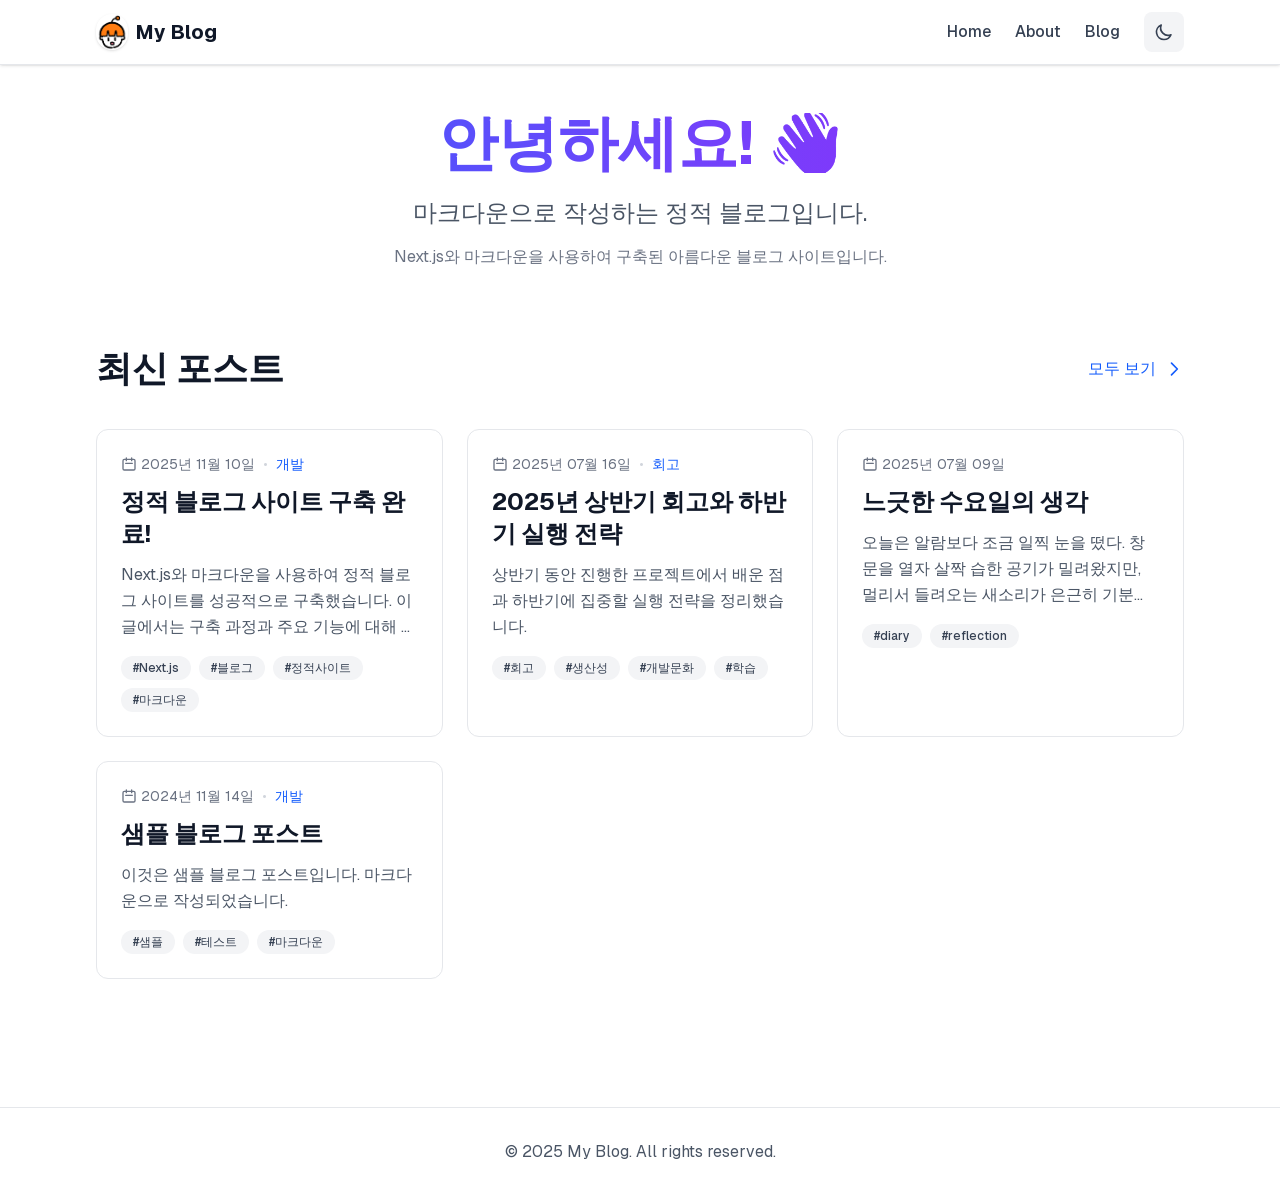
<file: index.html>
<!DOCTYPE html><!--bCKIeWiuIyoXuDGfvsLHk--><html lang="ko"><head><meta charSet="utf-8"/><meta name="viewport" content="width=device-width, initial-scale=1"/><link rel="preload" href="/_next/static/media/797e433ab948586e-s.p.dbea232f.woff2" as="font" crossorigin="" type="font/woff2"/><link rel="preload" href="/_next/static/media/caa3a2e1cccd8315-s.p.853070df.woff2" as="font" crossorigin="" type="font/woff2"/><link rel="preload" as="image" href="/@blogicon.png"/><link rel="stylesheet" href="/_next/static/chunks/dbfde0a4238e2a84.css" data-precedence="next"/><link rel="preload" as="script" fetchPriority="low" href="/_next/static/chunks/945fab894dcb74b9.js"/><script src="/_next/static/chunks/639f220b70985d6f.js" async=""></script><script src="/_next/static/chunks/d160fcf6d6d155e0.js" async=""></script><script src="/_next/static/chunks/a4eeb46e07741350.js" async=""></script><script src="/_next/static/chunks/turbopack-965ae06c93e2b3fa.js" async=""></script><script src="/_next/static/chunks/31b14b5391bbab5e.js" async=""></script><script src="/_next/static/chunks/ff1a16fafef87110.js" async=""></script><script src="/_next/static/chunks/418c0203cb686280.js" async=""></script><meta name="next-size-adjust" content=""/><title>My Blog</title><meta name="description" content="정적 블로그 사이트"/><link rel="shortcut icon" href="/@blogfavicon.png"/><link rel="icon" href="/favicon.ico?favicon.0b3bf435.ico" sizes="256x256" type="image/x-icon"/><link rel="icon" href="/@blogfavicon.png"/><link rel="apple-touch-icon" href="/@blogfavicon.png"/><script src="/_next/static/chunks/a6dad97d9634a72d.js" noModule=""></script></head><body class="geist_a71539c9-module__T19VSG__variable geist_mono_8d43a2aa-module__8Li5zG__variable antialiased bg-white dark:bg-slate-900 text-gray-900 dark:text-slate-100"><div hidden=""><!--$--><!--/$--></div><nav class="sticky top-0 z-50 bg-white/90 dark:bg-gray-900/90 backdrop-blur-md border-b border-gray-200 dark:border-gray-800 shadow-sm"><div class="max-w-6xl mx-auto px-4 sm:px-6 lg:px-8"><div class="flex justify-between items-center h-16"><a class="flex items-center gap-2 text-xl font-bold text-gray-900 dark:text-white hover:text-blue-600 dark:hover:text-blue-400 transition-colors duration-200" href="/"><img alt="블로그 대표 아이콘" width="32" height="32" decoding="async" data-nimg="1" class="rounded-full shadow-sm" style="color:transparent" src="/@blogicon.png"/>My Blog</a><div class="flex items-center space-x-6"><div class="hidden md:flex space-x-6"><a class="text-gray-700 dark:text-gray-300 hover:text-blue-600 dark:hover:text-blue-400 transition-colors duration-200 font-medium" href="/">Home</a><a class="text-gray-700 dark:text-gray-300 hover:text-blue-600 dark:hover:text-blue-400 transition-colors duration-200 font-medium" href="/about">About</a><a class="text-gray-700 dark:text-gray-300 hover:text-blue-600 dark:hover:text-blue-400 transition-colors duration-200 font-medium" href="/blog">Blog</a></div><button class="w-10 h-10 rounded-lg bg-gray-200 dark:bg-gray-800" aria-label="Toggle theme"><span class="sr-only">Toggle theme</span></button></div></div></div></nav><main class="min-h-screen"><div class="max-w-6xl mx-auto px-4 sm:px-6 lg:px-8 py-12"><section class="mb-20"><div class="text-center mb-12"><h1 class="text-5xl md:text-6xl font-bold text-gray-900 dark:text-white mb-6 bg-gradient-to-r from-blue-600 to-purple-600 bg-clip-text text-transparent">안녕하세요! 👋</h1><p class="text-xl md:text-2xl text-gray-600 dark:text-gray-300 mb-4 max-w-2xl mx-auto">마크다운으로 작성하는 정적 블로그입니다.</p><p class="text-gray-500 dark:text-gray-400 max-w-xl mx-auto">Next.js와 마크다운을 사용하여 구축된 아름다운 블로그 사이트입니다.</p></div></section><section><div class="flex items-center justify-between mb-10"><h2 class="text-3xl md:text-4xl font-bold text-gray-900 dark:text-white">최신 포스트</h2><a href="/blog" class="text-blue-600 dark:text-blue-400 hover:text-blue-700 dark:hover:text-blue-300 font-medium transition-colors flex items-center gap-2">모두 보기<svg class="w-5 h-5" fill="none" stroke="currentColor" viewBox="0 0 24 24"><path stroke-linecap="round" stroke-linejoin="round" stroke-width="2" d="M9 5l7 7-7 7"></path></svg></a></div><div class="grid gap-6 md:grid-cols-2 lg:grid-cols-3"><article class="group bg-white dark:bg-slate-800 rounded-xl border border-gray-200 dark:border-slate-700 p-6 hover:shadow-xl hover:border-blue-300 dark:hover:border-blue-600 transition-all duration-300 transform hover:-translate-y-1"><div class="flex items-center gap-2 text-sm text-gray-500 dark:text-gray-400 mb-3"><time dateTime="2025-11-10T00:00:00.000Z" class="flex items-center gap-1"><svg class="w-4 h-4" fill="none" stroke="currentColor" viewBox="0 0 24 24"><path stroke-linecap="round" stroke-linejoin="round" stroke-width="2" d="M8 7V3m8 4V3m-9 8h10M5 21h14a2 2 0 002-2V7a2 2 0 00-2-2H5a2 2 0 00-2 2v12a2 2 0 002 2z"></path></svg>2025년 11월 10일</time><span class="text-gray-300 dark:text-gray-600">•</span><a class="text-blue-600 dark:text-blue-400 hover:text-blue-700 dark:hover:text-blue-300 font-medium transition-colors" href="/blog?category=%EA%B0%9C%EB%B0%9C">개발</a></div><a class="block" href="/blog/2025/11/welcome-to-my-blog"><h2 class="text-2xl font-bold text-gray-900 dark:text-white mb-3 group-hover:text-blue-600 dark:group-hover:text-blue-400 transition-colors duration-200">정적 블로그 사이트 구축 완료!</h2></a><p class="text-gray-600 dark:text-gray-300 mb-4 line-clamp-3 leading-relaxed">Next.js와 마크다운을 사용하여 정적 블로그 사이트를 성공적으로 구축했습니다. 이 글에서는 구축 과정과 주요 기능에 대해 소개합니다.</p><div class="flex flex-wrap gap-2 mt-4"><a class="px-3 py-1 text-xs bg-gray-100 dark:bg-slate-700 text-gray-700 dark:text-gray-300 rounded-full hover:bg-blue-100 dark:hover:bg-blue-900 hover:text-blue-700 dark:hover:text-blue-300 transition-all duration-200 font-medium" href="/blog?tag=Next.js">#<!-- -->Next.js</a><a class="px-3 py-1 text-xs bg-gray-100 dark:bg-slate-700 text-gray-700 dark:text-gray-300 rounded-full hover:bg-blue-100 dark:hover:bg-blue-900 hover:text-blue-700 dark:hover:text-blue-300 transition-all duration-200 font-medium" href="/blog?tag=%EB%B8%94%EB%A1%9C%EA%B7%B8">#<!-- -->블로그</a><a class="px-3 py-1 text-xs bg-gray-100 dark:bg-slate-700 text-gray-700 dark:text-gray-300 rounded-full hover:bg-blue-100 dark:hover:bg-blue-900 hover:text-blue-700 dark:hover:text-blue-300 transition-all duration-200 font-medium" href="/blog?tag=%EC%A0%95%EC%A0%81%EC%82%AC%EC%9D%B4%ED%8A%B8">#<!-- -->정적사이트</a><a class="px-3 py-1 text-xs bg-gray-100 dark:bg-slate-700 text-gray-700 dark:text-gray-300 rounded-full hover:bg-blue-100 dark:hover:bg-blue-900 hover:text-blue-700 dark:hover:text-blue-300 transition-all duration-200 font-medium" href="/blog?tag=%EB%A7%88%ED%81%AC%EB%8B%A4%EC%9A%B4">#<!-- -->마크다운</a></div></article><article class="group bg-white dark:bg-slate-800 rounded-xl border border-gray-200 dark:border-slate-700 p-6 hover:shadow-xl hover:border-blue-300 dark:hover:border-blue-600 transition-all duration-300 transform hover:-translate-y-1"><div class="flex items-center gap-2 text-sm text-gray-500 dark:text-gray-400 mb-3"><time dateTime="2025-07-16T00:00:00.000Z" class="flex items-center gap-1"><svg class="w-4 h-4" fill="none" stroke="currentColor" viewBox="0 0 24 24"><path stroke-linecap="round" stroke-linejoin="round" stroke-width="2" d="M8 7V3m8 4V3m-9 8h10M5 21h14a2 2 0 002-2V7a2 2 0 00-2-2H5a2 2 0 00-2 2v12a2 2 0 002 2z"></path></svg>2025년 07월 16일</time><span class="text-gray-300 dark:text-gray-600">•</span><a class="text-blue-600 dark:text-blue-400 hover:text-blue-700 dark:hover:text-blue-300 font-medium transition-colors" href="/blog?category=%ED%9A%8C%EA%B3%A0">회고</a></div><a class="block" href="/blog/2025/07/mid-year-reflections"><h2 class="text-2xl font-bold text-gray-900 dark:text-white mb-3 group-hover:text-blue-600 dark:group-hover:text-blue-400 transition-colors duration-200">2025년 상반기 회고와 하반기 실행 전략</h2></a><p class="text-gray-600 dark:text-gray-300 mb-4 line-clamp-3 leading-relaxed">상반기 동안 진행한 프로젝트에서 배운 점과 하반기에 집중할 실행 전략을 정리했습니다.</p><div class="flex flex-wrap gap-2 mt-4"><a class="px-3 py-1 text-xs bg-gray-100 dark:bg-slate-700 text-gray-700 dark:text-gray-300 rounded-full hover:bg-blue-100 dark:hover:bg-blue-900 hover:text-blue-700 dark:hover:text-blue-300 transition-all duration-200 font-medium" href="/blog?tag=%ED%9A%8C%EA%B3%A0">#<!-- -->회고</a><a class="px-3 py-1 text-xs bg-gray-100 dark:bg-slate-700 text-gray-700 dark:text-gray-300 rounded-full hover:bg-blue-100 dark:hover:bg-blue-900 hover:text-blue-700 dark:hover:text-blue-300 transition-all duration-200 font-medium" href="/blog?tag=%EC%83%9D%EC%82%B0%EC%84%B1">#<!-- -->생산성</a><a class="px-3 py-1 text-xs bg-gray-100 dark:bg-slate-700 text-gray-700 dark:text-gray-300 rounded-full hover:bg-blue-100 dark:hover:bg-blue-900 hover:text-blue-700 dark:hover:text-blue-300 transition-all duration-200 font-medium" href="/blog?tag=%EA%B0%9C%EB%B0%9C%EB%AC%B8%ED%99%94">#<!-- -->개발문화</a><a class="px-3 py-1 text-xs bg-gray-100 dark:bg-slate-700 text-gray-700 dark:text-gray-300 rounded-full hover:bg-blue-100 dark:hover:bg-blue-900 hover:text-blue-700 dark:hover:text-blue-300 transition-all duration-200 font-medium" href="/blog?tag=%ED%95%99%EC%8A%B5">#<!-- -->학습</a></div></article><article class="group bg-white dark:bg-slate-800 rounded-xl border border-gray-200 dark:border-slate-700 p-6 hover:shadow-xl hover:border-blue-300 dark:hover:border-blue-600 transition-all duration-300 transform hover:-translate-y-1"><div class="flex items-center gap-2 text-sm text-gray-500 dark:text-gray-400 mb-3"><time dateTime="2025-07-08T23:30:00.000Z" class="flex items-center gap-1"><svg class="w-4 h-4" fill="none" stroke="currentColor" viewBox="0 0 24 24"><path stroke-linecap="round" stroke-linejoin="round" stroke-width="2" d="M8 7V3m8 4V3m-9 8h10M5 21h14a2 2 0 002-2V7a2 2 0 00-2-2H5a2 2 0 00-2 2v12a2 2 0 002 2z"></path></svg>2025년 07월 09일</time></div><a class="block" href="/blog/2025/07/today-think"><h2 class="text-2xl font-bold text-gray-900 dark:text-white mb-3 group-hover:text-blue-600 dark:group-hover:text-blue-400 transition-colors duration-200">느긋한 수요일의 생각</h2></a><p class="text-gray-600 dark:text-gray-300 mb-4 line-clamp-3 leading-relaxed">
오늘은 알람보다 조금 일찍 눈을 떴다. 창문을 열자 살짝 습한 공기가 밀려왔지만, 멀리서 들려오는 새소리가 은근히 기분을 끌어올렸다. 커피를 내리면서 최근에 밀어둔 생각들이 스르르 떠올랐는데, 복잡하게만 보였던 문제들도 한 템포 쉬어가면 의외로 단순해질 수 있다는 </p><div class="flex flex-wrap gap-2 mt-4"><a class="px-3 py-1 text-xs bg-gray-100 dark:bg-slate-700 text-gray-700 dark:text-gray-300 rounded-full hover:bg-blue-100 dark:hover:bg-blue-900 hover:text-blue-700 dark:hover:text-blue-300 transition-all duration-200 font-medium" href="/blog?tag=diary">#<!-- -->diary</a><a class="px-3 py-1 text-xs bg-gray-100 dark:bg-slate-700 text-gray-700 dark:text-gray-300 rounded-full hover:bg-blue-100 dark:hover:bg-blue-900 hover:text-blue-700 dark:hover:text-blue-300 transition-all duration-200 font-medium" href="/blog?tag=reflection">#<!-- -->reflection</a></div></article><article class="group bg-white dark:bg-slate-800 rounded-xl border border-gray-200 dark:border-slate-700 p-6 hover:shadow-xl hover:border-blue-300 dark:hover:border-blue-600 transition-all duration-300 transform hover:-translate-y-1"><div class="flex items-center gap-2 text-sm text-gray-500 dark:text-gray-400 mb-3"><time dateTime="2024-11-14T00:00:00.000Z" class="flex items-center gap-1"><svg class="w-4 h-4" fill="none" stroke="currentColor" viewBox="0 0 24 24"><path stroke-linecap="round" stroke-linejoin="round" stroke-width="2" d="M8 7V3m8 4V3m-9 8h10M5 21h14a2 2 0 002-2V7a2 2 0 00-2-2H5a2 2 0 00-2 2v12a2 2 0 002 2z"></path></svg>2024년 11월 14일</time><span class="text-gray-300 dark:text-gray-600">•</span><a class="text-blue-600 dark:text-blue-400 hover:text-blue-700 dark:hover:text-blue-300 font-medium transition-colors" href="/blog?category=%EA%B0%9C%EB%B0%9C">개발</a></div><a class="block" href="/blog/2024/11/sample-post"><h2 class="text-2xl font-bold text-gray-900 dark:text-white mb-3 group-hover:text-blue-600 dark:group-hover:text-blue-400 transition-colors duration-200">샘플 블로그 포스트</h2></a><p class="text-gray-600 dark:text-gray-300 mb-4 line-clamp-3 leading-relaxed">이것은 샘플 블로그 포스트입니다. 마크다운으로 작성되었습니다.</p><div class="flex flex-wrap gap-2 mt-4"><a class="px-3 py-1 text-xs bg-gray-100 dark:bg-slate-700 text-gray-700 dark:text-gray-300 rounded-full hover:bg-blue-100 dark:hover:bg-blue-900 hover:text-blue-700 dark:hover:text-blue-300 transition-all duration-200 font-medium" href="/blog?tag=%EC%83%98%ED%94%8C">#<!-- -->샘플</a><a class="px-3 py-1 text-xs bg-gray-100 dark:bg-slate-700 text-gray-700 dark:text-gray-300 rounded-full hover:bg-blue-100 dark:hover:bg-blue-900 hover:text-blue-700 dark:hover:text-blue-300 transition-all duration-200 font-medium" href="/blog?tag=%ED%85%8C%EC%8A%A4%ED%8A%B8">#<!-- -->테스트</a><a class="px-3 py-1 text-xs bg-gray-100 dark:bg-slate-700 text-gray-700 dark:text-gray-300 rounded-full hover:bg-blue-100 dark:hover:bg-blue-900 hover:text-blue-700 dark:hover:text-blue-300 transition-all duration-200 font-medium" href="/blog?tag=%EB%A7%88%ED%81%AC%EB%8B%A4%EC%9A%B4">#<!-- -->마크다운</a></div></article></div></section></div><!--$--><!--/$--></main><footer class="border-t border-gray-200 dark:border-gray-800 mt-20"><div class="max-w-6xl mx-auto px-4 sm:px-6 lg:px-8 py-8"><p class="text-center text-gray-600 dark:text-gray-400">© <!-- -->2025<!-- --> My Blog. All rights reserved.</p></div></footer><script src="/_next/static/chunks/945fab894dcb74b9.js" id="_R_" async=""></script><script>(self.__next_f=self.__next_f||[]).push([0])</script><script>self.__next_f.push([1,"1:\"$Sreact.fragment\"\n2:I[22016,[\"/_next/static/chunks/31b14b5391bbab5e.js\"],\"\"]\n3:I[5500,[\"/_next/static/chunks/31b14b5391bbab5e.js\"],\"Image\"]\n4:I[62474,[\"/_next/static/chunks/31b14b5391bbab5e.js\"],\"default\"]\n5:I[39756,[\"/_next/static/chunks/ff1a16fafef87110.js\",\"/_next/static/chunks/418c0203cb686280.js\"],\"default\"]\n6:I[37457,[\"/_next/static/chunks/ff1a16fafef87110.js\",\"/_next/static/chunks/418c0203cb686280.js\"],\"default\"]\nb:I[68027,[],\"default\"]\n:HL[\"/_next/static/chunks/dbfde0a4238e2a84.css\",\"style\"]\n:HL[\"/_next/static/media/797e433ab948586e-s.p.dbea232f.woff2\",\"font\",{\"crossOrigin\":\"\",\"type\":\"font/woff2\"}]\n:HL[\"/_next/static/media/caa3a2e1cccd8315-s.p.853070df.woff2\",\"font\",{\"crossOrigin\":\"\",\"type\":\"font/woff2\"}]\n"])</script><script>self.__next_f.push([1,"0:{\"P\":null,\"b\":\"bCKIeWiuIyoXuDGfvsLHk\",\"c\":[\"\",\"\"],\"q\":\"\",\"i\":false,\"f\":[[[\"\",{\"children\":[\"__PAGE__\",{}]},\"$undefined\",\"$undefined\",true],[[\"$\",\"$1\",\"c\",{\"children\":[[[\"$\",\"link\",\"0\",{\"rel\":\"stylesheet\",\"href\":\"/_next/static/chunks/dbfde0a4238e2a84.css\",\"precedence\":\"next\",\"crossOrigin\":\"$undefined\",\"nonce\":\"$undefined\"}],[\"$\",\"script\",\"script-0\",{\"src\":\"/_next/static/chunks/31b14b5391bbab5e.js\",\"async\":true,\"nonce\":\"$undefined\"}]],[\"$\",\"html\",null,{\"lang\":\"ko\",\"children\":[\"$\",\"body\",null,{\"className\":\"geist_a71539c9-module__T19VSG__variable geist_mono_8d43a2aa-module__8Li5zG__variable antialiased bg-white dark:bg-slate-900 text-gray-900 dark:text-slate-100\",\"children\":[[\"$\",\"nav\",null,{\"className\":\"sticky top-0 z-50 bg-white/90 dark:bg-gray-900/90 backdrop-blur-md border-b border-gray-200 dark:border-gray-800 shadow-sm\",\"children\":[\"$\",\"div\",null,{\"className\":\"max-w-6xl mx-auto px-4 sm:px-6 lg:px-8\",\"children\":[\"$\",\"div\",null,{\"className\":\"flex justify-between items-center h-16\",\"children\":[[\"$\",\"$L2\",null,{\"href\":\"/\",\"className\":\"flex items-center gap-2 text-xl font-bold text-gray-900 dark:text-white hover:text-blue-600 dark:hover:text-blue-400 transition-colors duration-200\",\"children\":[[\"$\",\"$L3\",null,{\"src\":\"/@blogicon.png\",\"alt\":\"블로그 대표 아이콘\",\"width\":32,\"height\":32,\"className\":\"rounded-full shadow-sm\",\"priority\":true}],\"My Blog\"]}],[\"$\",\"div\",null,{\"className\":\"flex items-center space-x-6\",\"children\":[[\"$\",\"div\",null,{\"className\":\"hidden md:flex space-x-6\",\"children\":[[\"$\",\"$L2\",null,{\"href\":\"/\",\"className\":\"text-gray-700 dark:text-gray-300 hover:text-blue-600 dark:hover:text-blue-400 transition-colors duration-200 font-medium\",\"children\":\"Home\"}],[\"$\",\"$L2\",null,{\"href\":\"/about\",\"className\":\"text-gray-700 dark:text-gray-300 hover:text-blue-600 dark:hover:text-blue-400 transition-colors duration-200 font-medium\",\"children\":\"About\"}],[\"$\",\"$L2\",null,{\"href\":\"/blog\",\"className\":\"text-gray-700 dark:text-gray-300 hover:text-blue-600 dark:hover:text-blue-400 transition-colors duration-200 font-medium\",\"children\":\"Blog\"}]]}],[\"$\",\"$L4\",null,{}]]}]]}]}]}],[\"$\",\"main\",null,{\"className\":\"min-h-screen\",\"children\":[\"$\",\"$L5\",null,{\"parallelRouterKey\":\"children\",\"error\":\"$undefined\",\"errorStyles\":\"$undefined\",\"errorScripts\":\"$undefined\",\"template\":[\"$\",\"$L6\",null,{}],\"templateStyles\":\"$undefined\",\"templateScripts\":\"$undefined\",\"notFound\":[[[\"$\",\"title\",null,{\"children\":\"404: This page could not be found.\"}],[\"$\",\"div\",null,{\"style\":{\"fontFamily\":\"system-ui,\\\"Segoe UI\\\",Roboto,Helvetica,Arial,sans-serif,\\\"Apple Color Emoji\\\",\\\"Segoe UI Emoji\\\"\",\"height\":\"100vh\",\"textAlign\":\"center\",\"display\":\"flex\",\"flexDirection\":\"column\",\"alignItems\":\"center\",\"justifyContent\":\"center\"},\"children\":[\"$\",\"div\",null,{\"children\":[[\"$\",\"style\",null,{\"dangerouslySetInnerHTML\":{\"__html\":\"body{color:#000;background:#fff;margin:0}.next-error-h1{border-right:1px solid rgba(0,0,0,.3)}@media (prefers-color-scheme:dark){body{color:#fff;background:#000}.next-error-h1{border-right:1px solid rgba(255,255,255,.3)}}\"}}],[\"$\",\"h1\",null,{\"className\":\"next-error-h1\",\"style\":{\"display\":\"inline-block\",\"margin\":\"0 20px 0 0\",\"padding\":\"0 23px 0 0\",\"fontSize\":24,\"fontWeight\":500,\"verticalAlign\":\"top\",\"lineHeight\":\"49px\"},\"children\":404}],[\"$\",\"div\",null,{\"style\":{\"display\":\"inline-block\"},\"children\":[\"$\",\"h2\",null,{\"style\":{\"fontSize\":14,\"fontWeight\":400,\"lineHeight\":\"49px\",\"margin\":0},\"children\":\"This page could not be found.\"}]}]]}]}]],[]],\"forbidden\":\"$undefined\",\"unauthorized\":\"$undefined\"}]}],[\"$\",\"footer\",null,{\"className\":\"border-t border-gray-200 dark:border-gray-800 mt-20\",\"children\":[\"$\",\"div\",null,{\"className\":\"max-w-6xl mx-auto px-4 sm:px-6 lg:px-8 py-8\",\"children\":[\"$\",\"p\",null,{\"className\":\"text-center text-gray-600 dark:text-gray-400\",\"children\":[\"© \",2025,\" My Blog. All rights reserved.\"]}]}]}]]}]}]]}],{\"children\":[[\"$\",\"$1\",\"c\",{\"children\":[[\"$\",\"div\",null,{\"className\":\"max-w-6xl mx-auto px-4 sm:px-6 lg:px-8 py-12\",\"children\":[[\"$\",\"section\",null,{\"className\":\"mb-20\",\"children\":[\"$\",\"div\",null,{\"className\":\"text-center mb-12\",\"children\":[[\"$\",\"h1\",null,{\"className\":\"text-5xl md:text-6xl font-bold text-gray-900 dark:text-white mb-6 bg-gradient-to-r from-blue-600 to-purple-600 bg-clip-text text-transparent\",\"children\":\"안녕하세요! 👋\"}],[\"$\",\"p\",null,{\"className\":\"text-xl md:text-2xl text-gray-600 dark:text-gray-300 mb-4 max-w-2xl mx-auto\",\"children\":\"마크다운으로 작성하는 정적 블로그입니다.\"}],\"$L7\"]}]}],\"$L8\",false]}],null,\"$L9\"]}],{},null,false,false]},null,false,false],\"$La\",false]],\"m\":\"$undefined\",\"G\":[\"$b\",[]],\"S\":true}\n"])</script><script>self.__next_f.push([1,"12:I[97367,[\"/_next/static/chunks/ff1a16fafef87110.js\",\"/_next/static/chunks/418c0203cb686280.js\"],\"OutletBoundary\"]\n13:\"$Sreact.suspense\"\n15:I[97367,[\"/_next/static/chunks/ff1a16fafef87110.js\",\"/_next/static/chunks/418c0203cb686280.js\"],\"ViewportBoundary\"]\n17:I[97367,[\"/_next/static/chunks/ff1a16fafef87110.js\",\"/_next/static/chunks/418c0203cb686280.js\"],\"MetadataBoundary\"]\n7:[\"$\",\"p\",null,{\"className\":\"text-gray-500 dark:text-gray-400 max-w-xl mx-auto\",\"children\":\"Next.js와 마크다운을 사용하여 구축된 아름다운 블로그 사이트입니다.\"}]\n"])</script><script>self.__next_f.push([1,"8:[\"$\",\"section\",null,{\"children\":[[\"$\",\"div\",null,{\"className\":\"flex items-center justify-between mb-10\",\"children\":[[\"$\",\"h2\",null,{\"className\":\"text-3xl md:text-4xl font-bold text-gray-900 dark:text-white\",\"children\":\"최신 포스트\"}],[\"$\",\"a\",null,{\"href\":\"/blog\",\"className\":\"text-blue-600 dark:text-blue-400 hover:text-blue-700 dark:hover:text-blue-300 font-medium transition-colors flex items-center gap-2\",\"children\":[\"모두 보기\",[\"$\",\"svg\",null,{\"className\":\"w-5 h-5\",\"fill\":\"none\",\"stroke\":\"currentColor\",\"viewBox\":\"0 0 24 24\",\"children\":[\"$\",\"path\",null,{\"strokeLinecap\":\"round\",\"strokeLinejoin\":\"round\",\"strokeWidth\":2,\"d\":\"M9 5l7 7-7 7\"}]}]]}]]}],[\"$\",\"div\",null,{\"className\":\"grid gap-6 md:grid-cols-2 lg:grid-cols-3\",\"children\":[[\"$\",\"article\",\"2025-11-welcome-to-my-blog\",{\"className\":\"group bg-white dark:bg-slate-800 rounded-xl border border-gray-200 dark:border-slate-700 p-6 hover:shadow-xl hover:border-blue-300 dark:hover:border-blue-600 transition-all duration-300 transform hover:-translate-y-1\",\"children\":[[\"$\",\"div\",null,{\"className\":\"flex items-center gap-2 text-sm text-gray-500 dark:text-gray-400 mb-3\",\"children\":[[\"$\",\"time\",null,{\"dateTime\":\"2025-11-10T00:00:00.000Z\",\"className\":\"flex items-center gap-1\",\"children\":[[\"$\",\"svg\",null,{\"className\":\"w-4 h-4\",\"fill\":\"none\",\"stroke\":\"currentColor\",\"viewBox\":\"0 0 24 24\",\"children\":[\"$\",\"path\",null,{\"strokeLinecap\":\"round\",\"strokeLinejoin\":\"round\",\"strokeWidth\":2,\"d\":\"M8 7V3m8 4V3m-9 8h10M5 21h14a2 2 0 002-2V7a2 2 0 00-2-2H5a2 2 0 00-2 2v12a2 2 0 002 2z\"}]}],\"2025년 11월 10일\"]}],[[\"$\",\"span\",null,{\"className\":\"text-gray-300 dark:text-gray-600\",\"children\":\"•\"}],[\"$\",\"$L2\",null,{\"href\":\"/blog?category=%EA%B0%9C%EB%B0%9C\",\"className\":\"text-blue-600 dark:text-blue-400 hover:text-blue-700 dark:hover:text-blue-300 font-medium transition-colors\",\"children\":\"개발\"}]]]}],[\"$\",\"$L2\",null,{\"href\":\"/blog/2025/11/welcome-to-my-blog\",\"className\":\"block\",\"children\":[\"$\",\"h2\",null,{\"className\":\"text-2xl font-bold text-gray-900 dark:text-white mb-3 group-hover:text-blue-600 dark:group-hover:text-blue-400 transition-colors duration-200\",\"children\":\"정적 블로그 사이트 구축 완료!\"}]}],[\"$\",\"p\",null,{\"className\":\"text-gray-600 dark:text-gray-300 mb-4 line-clamp-3 leading-relaxed\",\"children\":\"Next.js와 마크다운을 사용하여 정적 블로그 사이트를 성공적으로 구축했습니다. 이 글에서는 구축 과정과 주요 기능에 대해 소개합니다.\"}],[\"$\",\"div\",null,{\"className\":\"flex flex-wrap gap-2 mt-4\",\"children\":[[\"$\",\"$L2\",\"Next.js\",{\"href\":\"/blog?tag=Next.js\",\"className\":\"px-3 py-1 text-xs bg-gray-100 dark:bg-slate-700 text-gray-700 dark:text-gray-300 rounded-full hover:bg-blue-100 dark:hover:bg-blue-900 hover:text-blue-700 dark:hover:text-blue-300 transition-all duration-200 font-medium\",\"children\":[\"#\",\"Next.js\"]}],[\"$\",\"$L2\",\"블로그\",{\"href\":\"/blog?tag=%EB%B8%94%EB%A1%9C%EA%B7%B8\",\"className\":\"px-3 py-1 text-xs bg-gray-100 dark:bg-slate-700 text-gray-700 dark:text-gray-300 rounded-full hover:bg-blue-100 dark:hover:bg-blue-900 hover:text-blue-700 dark:hover:text-blue-300 transition-all duration-200 font-medium\",\"children\":[\"#\",\"블로그\"]}],[\"$\",\"$L2\",\"정적사이트\",{\"href\":\"/blog?tag=%EC%A0%95%EC%A0%81%EC%82%AC%EC%9D%B4%ED%8A%B8\",\"className\":\"px-3 py-1 text-xs bg-gray-100 dark:bg-slate-700 text-gray-700 dark:text-gray-300 rounded-full hover:bg-blue-100 dark:hover:bg-blue-900 hover:text-blue-700 dark:hover:text-blue-300 transition-all duration-200 font-medium\",\"children\":[\"#\",\"정적사이트\"]}],[\"$\",\"$L2\",\"마크다운\",{\"href\":\"/blog?tag=%EB%A7%88%ED%81%AC%EB%8B%A4%EC%9A%B4\",\"className\":\"px-3 py-1 text-xs bg-gray-100 dark:bg-slate-700 text-gray-700 dark:text-gray-300 rounded-full hover:bg-blue-100 dark:hover:bg-blue-900 hover:text-blue-700 dark:hover:text-blue-300 transition-all duration-200 font-medium\",\"children\":[\"#\",\"마크다운\"]}]]}]]}],[\"$\",\"article\",\"2025-07-mid-year-reflections\",{\"className\":\"group bg-white dark:bg-slate-800 rounded-xl border border-gray-200 dark:border-slate-700 p-6 hover:shadow-xl hover:border-blue-300 dark:hover:border-blue-600 transition-all duration-300 transform hover:-translate-y-1\",\"children\":[\"$Lc\",\"$Ld\",\"$Le\",\"$Lf\"]}],\"$L10\",\"$L11\"]}]]}]\n"])</script><script>self.__next_f.push([1,"9:[\"$\",\"$L12\",null,{\"children\":[\"$\",\"$13\",null,{\"name\":\"Next.MetadataOutlet\",\"children\":\"$@14\"}]}]\na:[\"$\",\"$1\",\"h\",{\"children\":[null,[\"$\",\"$L15\",null,{\"children\":\"$@16\"}],[\"$\",\"div\",null,{\"hidden\":true,\"children\":[\"$\",\"$L17\",null,{\"children\":[\"$\",\"$13\",null,{\"name\":\"Next.Metadata\",\"children\":\"$@18\"}]}]}],[\"$\",\"meta\",null,{\"name\":\"next-size-adjust\",\"content\":\"\"}]]}]\n"])</script><script>self.__next_f.push([1,"c:[\"$\",\"div\",null,{\"className\":\"flex items-center gap-2 text-sm text-gray-500 dark:text-gray-400 mb-3\",\"children\":[[\"$\",\"time\",null,{\"dateTime\":\"2025-07-16T00:00:00.000Z\",\"className\":\"flex items-center gap-1\",\"children\":[[\"$\",\"svg\",null,{\"className\":\"w-4 h-4\",\"fill\":\"none\",\"stroke\":\"currentColor\",\"viewBox\":\"0 0 24 24\",\"children\":[\"$\",\"path\",null,{\"strokeLinecap\":\"round\",\"strokeLinejoin\":\"round\",\"strokeWidth\":2,\"d\":\"M8 7V3m8 4V3m-9 8h10M5 21h14a2 2 0 002-2V7a2 2 0 00-2-2H5a2 2 0 00-2 2v12a2 2 0 002 2z\"}]}],\"2025년 07월 16일\"]}],[[\"$\",\"span\",null,{\"className\":\"text-gray-300 dark:text-gray-600\",\"children\":\"•\"}],[\"$\",\"$L2\",null,{\"href\":\"/blog?category=%ED%9A%8C%EA%B3%A0\",\"className\":\"text-blue-600 dark:text-blue-400 hover:text-blue-700 dark:hover:text-blue-300 font-medium transition-colors\",\"children\":\"회고\"}]]]}]\nd:[\"$\",\"$L2\",null,{\"href\":\"/blog/2025/07/mid-year-reflections\",\"className\":\"block\",\"children\":[\"$\",\"h2\",null,{\"className\":\"text-2xl font-bold text-gray-900 dark:text-white mb-3 group-hover:text-blue-600 dark:group-hover:text-blue-400 transition-colors duration-200\",\"children\":\"2025년 상반기 회고와 하반기 실행 전략\"}]}]\ne:[\"$\",\"p\",null,{\"className\":\"text-gray-600 dark:text-gray-300 mb-4 line-clamp-3 leading-relaxed\",\"children\":\"상반기 동안 진행한 프로젝트에서 배운 점과 하반기에 집중할 실행 전략을 정리했습니다.\"}]\nf:[\"$\",\"div\",null,{\"className\":\"flex flex-wrap gap-2 mt-4\",\"children\":[[\"$\",\"$L2\",\"회고\",{\"href\":\"/blog?tag=%ED%9A%8C%EA%B3%A0\",\"className\":\"px-3 py-1 text-xs bg-gray-100 dark:bg-slate-700 text-gray-700 dark:text-gray-300 rounded-full hover:bg-blue-100 dark:hover:bg-blue-900 hover:text-blue-700 dark:hover:text-blue-300 transition-all duration-200 font-medium\",\"children\":[\"#\",\"회고\"]}],[\"$\",\"$L2\",\"생산성\",{\"href\":\"/blog?tag=%EC%83%9D%EC%82%B0%EC%84%B1\",\"className\":\"px-3 py-1 text-xs bg-gray-100 dark:bg-slate-700 text-gray-700 dark:text-gray-300 rounded-full hover:bg-blue-100 dark:hover:bg-blue-900 hover:text-blue-700 dark:hover:text-blue-300 transition-all duration-200 font-medium\",\"children\":[\"#\",\"생산성\"]}],[\"$\",\"$L2\",\"개발문화\",{\"href\":\"/blog?tag=%EA%B0%9C%EB%B0%9C%EB%AC%B8%ED%99%94\",\"className\":\"px-3 py-1 text-xs bg-gray-100 dark:bg-slate-700 text-gray-700 dark:text-gray-300 rounded-full hover:bg-blue-100 dark:hover:bg-blue-900 hover:text-blue-700 dark:hover:text-blue-300 transition-all duration-200 font-medium\",\"children\":[\"#\",\"개발문화\"]}],[\"$\",\"$L2\",\"학습\",{\"href\":\"/blog?tag=%ED%95%99%EC%8A%B5\",\"className\":\"px-3 py-1 text-xs bg-gray-100 dark:bg-slate-700 text-gray-700 dark:text-gray-300 rounded-full hover:bg-blue-100 dark:hover:bg-blue-900 hover:text-blue-700 dark:hover:text-blue-300 transition-all duration-200 font-medium\",\"children\":[\"#\",\"학습\"]}]]}]\n"])</script><script>self.__next_f.push([1,"10:[\"$\",\"article\",\"2025-07-today-think\",{\"className\":\"group bg-white dark:bg-slate-800 rounded-xl border border-gray-200 dark:border-slate-700 p-6 hover:shadow-xl hover:border-blue-300 dark:hover:border-blue-600 transition-all duration-300 transform hover:-translate-y-1\",\"children\":[[\"$\",\"div\",null,{\"className\":\"flex items-center gap-2 text-sm text-gray-500 dark:text-gray-400 mb-3\",\"children\":[[\"$\",\"time\",null,{\"dateTime\":\"2025-07-08T23:30:00.000Z\",\"className\":\"flex items-center gap-1\",\"children\":[[\"$\",\"svg\",null,{\"className\":\"w-4 h-4\",\"fill\":\"none\",\"stroke\":\"currentColor\",\"viewBox\":\"0 0 24 24\",\"children\":[\"$\",\"path\",null,{\"strokeLinecap\":\"round\",\"strokeLinejoin\":\"round\",\"strokeWidth\":2,\"d\":\"M8 7V3m8 4V3m-9 8h10M5 21h14a2 2 0 002-2V7a2 2 0 00-2-2H5a2 2 0 00-2 2v12a2 2 0 002 2z\"}]}],\"2025년 07월 09일\"]}],false]}],[\"$\",\"$L2\",null,{\"href\":\"/blog/2025/07/today-think\",\"className\":\"block\",\"children\":[\"$\",\"h2\",null,{\"className\":\"text-2xl font-bold text-gray-900 dark:text-white mb-3 group-hover:text-blue-600 dark:group-hover:text-blue-400 transition-colors duration-200\",\"children\":\"느긋한 수요일의 생각\"}]}],[\"$\",\"p\",null,{\"className\":\"text-gray-600 dark:text-gray-300 mb-4 line-clamp-3 leading-relaxed\",\"children\":\"\\r\\n오늘은 알람보다 조금 일찍 눈을 떴다. 창문을 열자 살짝 습한 공기가 밀려왔지만, 멀리서 들려오는 새소리가 은근히 기분을 끌어올렸다. 커피를 내리면서 최근에 밀어둔 생각들이 스르르 떠올랐는데, 복잡하게만 보였던 문제들도 한 템포 쉬어가면 의외로 단순해질 수 있다는 \"}],[\"$\",\"div\",null,{\"className\":\"flex flex-wrap gap-2 mt-4\",\"children\":[[\"$\",\"$L2\",\"diary\",{\"href\":\"/blog?tag=diary\",\"className\":\"px-3 py-1 text-xs bg-gray-100 dark:bg-slate-700 text-gray-700 dark:text-gray-300 rounded-full hover:bg-blue-100 dark:hover:bg-blue-900 hover:text-blue-700 dark:hover:text-blue-300 transition-all duration-200 font-medium\",\"children\":[\"#\",\"diary\"]}],[\"$\",\"$L2\",\"reflection\",{\"href\":\"/blog?tag=reflection\",\"className\":\"px-3 py-1 text-xs bg-gray-100 dark:bg-slate-700 text-gray-700 dark:text-gray-300 rounded-full hover:bg-blue-100 dark:hover:bg-blue-900 hover:text-blue-700 dark:hover:text-blue-300 transition-all duration-200 font-medium\",\"children\":[\"#\",\"reflection\"]}]]}]]}]\n"])</script><script>self.__next_f.push([1,"11:[\"$\",\"article\",\"2024-11-sample-post\",{\"className\":\"group bg-white dark:bg-slate-800 rounded-xl border border-gray-200 dark:border-slate-700 p-6 hover:shadow-xl hover:border-blue-300 dark:hover:border-blue-600 transition-all duration-300 transform hover:-translate-y-1\",\"children\":[[\"$\",\"div\",null,{\"className\":\"flex items-center gap-2 text-sm text-gray-500 dark:text-gray-400 mb-3\",\"children\":[[\"$\",\"time\",null,{\"dateTime\":\"2024-11-14T00:00:00.000Z\",\"className\":\"flex items-center gap-1\",\"children\":[[\"$\",\"svg\",null,{\"className\":\"w-4 h-4\",\"fill\":\"none\",\"stroke\":\"currentColor\",\"viewBox\":\"0 0 24 24\",\"children\":[\"$\",\"path\",null,{\"strokeLinecap\":\"round\",\"strokeLinejoin\":\"round\",\"strokeWidth\":2,\"d\":\"M8 7V3m8 4V3m-9 8h10M5 21h14a2 2 0 002-2V7a2 2 0 00-2-2H5a2 2 0 00-2 2v12a2 2 0 002 2z\"}]}],\"2024년 11월 14일\"]}],[[\"$\",\"span\",null,{\"className\":\"text-gray-300 dark:text-gray-600\",\"children\":\"•\"}],[\"$\",\"$L2\",null,{\"href\":\"/blog?category=%EA%B0%9C%EB%B0%9C\",\"className\":\"text-blue-600 dark:text-blue-400 hover:text-blue-700 dark:hover:text-blue-300 font-medium transition-colors\",\"children\":\"개발\"}]]]}],[\"$\",\"$L2\",null,{\"href\":\"/blog/2024/11/sample-post\",\"className\":\"block\",\"children\":[\"$\",\"h2\",null,{\"className\":\"text-2xl font-bold text-gray-900 dark:text-white mb-3 group-hover:text-blue-600 dark:group-hover:text-blue-400 transition-colors duration-200\",\"children\":\"샘플 블로그 포스트\"}]}],[\"$\",\"p\",null,{\"className\":\"text-gray-600 dark:text-gray-300 mb-4 line-clamp-3 leading-relaxed\",\"children\":\"이것은 샘플 블로그 포스트입니다. 마크다운으로 작성되었습니다.\"}],[\"$\",\"div\",null,{\"className\":\"flex flex-wrap gap-2 mt-4\",\"children\":[[\"$\",\"$L2\",\"샘플\",{\"href\":\"/blog?tag=%EC%83%98%ED%94%8C\",\"className\":\"px-3 py-1 text-xs bg-gray-100 dark:bg-slate-700 text-gray-700 dark:text-gray-300 rounded-full hover:bg-blue-100 dark:hover:bg-blue-900 hover:text-blue-700 dark:hover:text-blue-300 transition-all duration-200 font-medium\",\"children\":[\"#\",\"샘플\"]}],[\"$\",\"$L2\",\"테스트\",{\"href\":\"/blog?tag=%ED%85%8C%EC%8A%A4%ED%8A%B8\",\"className\":\"px-3 py-1 text-xs bg-gray-100 dark:bg-slate-700 text-gray-700 dark:text-gray-300 rounded-full hover:bg-blue-100 dark:hover:bg-blue-900 hover:text-blue-700 dark:hover:text-blue-300 transition-all duration-200 font-medium\",\"children\":[\"#\",\"테스트\"]}],[\"$\",\"$L2\",\"마크다운\",{\"href\":\"/blog?tag=%EB%A7%88%ED%81%AC%EB%8B%A4%EC%9A%B4\",\"className\":\"px-3 py-1 text-xs bg-gray-100 dark:bg-slate-700 text-gray-700 dark:text-gray-300 rounded-full hover:bg-blue-100 dark:hover:bg-blue-900 hover:text-blue-700 dark:hover:text-blue-300 transition-all duration-200 font-medium\",\"children\":[\"#\",\"마크다운\"]}]]}]]}]\n"])</script><script>self.__next_f.push([1,"16:[[\"$\",\"meta\",\"0\",{\"charSet\":\"utf-8\"}],[\"$\",\"meta\",\"1\",{\"name\":\"viewport\",\"content\":\"width=device-width, initial-scale=1\"}]]\n"])</script><script>self.__next_f.push([1,"19:I[27201,[\"/_next/static/chunks/ff1a16fafef87110.js\",\"/_next/static/chunks/418c0203cb686280.js\"],\"IconMark\"]\n18:[[\"$\",\"title\",\"0\",{\"children\":\"My Blog\"}],[\"$\",\"meta\",\"1\",{\"name\":\"description\",\"content\":\"정적 블로그 사이트\"}],[\"$\",\"link\",\"2\",{\"rel\":\"shortcut icon\",\"href\":\"/@blogfavicon.png\"}],[\"$\",\"link\",\"3\",{\"rel\":\"icon\",\"href\":\"/favicon.ico?favicon.0b3bf435.ico\",\"sizes\":\"256x256\",\"type\":\"image/x-icon\"}],[\"$\",\"link\",\"4\",{\"rel\":\"icon\",\"href\":\"/@blogfavicon.png\"}],[\"$\",\"link\",\"5\",{\"rel\":\"apple-touch-icon\",\"href\":\"/@blogfavicon.png\"}],[\"$\",\"$L19\",\"6\",{}]]\n14:null\n"])</script></body></html>
</file>
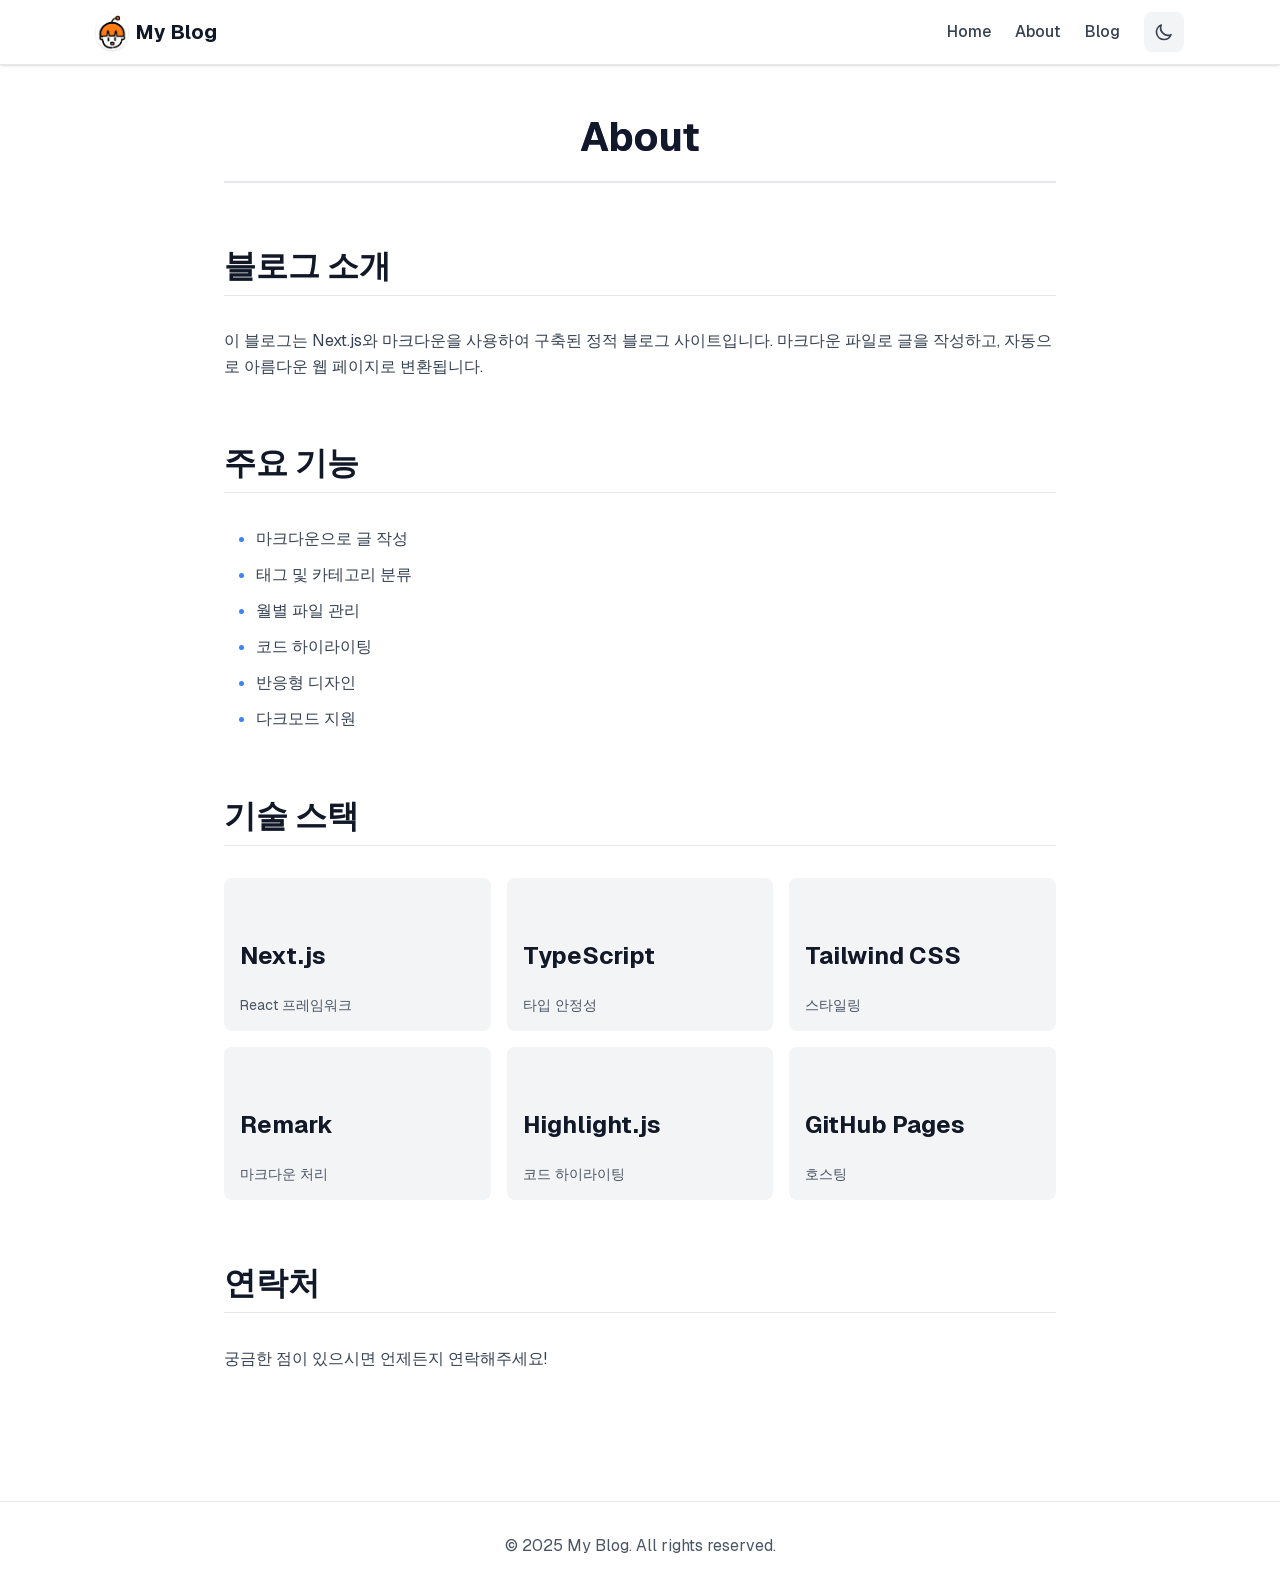
<file: about.html>
<!DOCTYPE html><!--bCKIeWiuIyoXuDGfvsLHk--><html lang="ko"><head><meta charSet="utf-8"/><meta name="viewport" content="width=device-width, initial-scale=1"/><link rel="preload" href="/_next/static/media/797e433ab948586e-s.p.dbea232f.woff2" as="font" crossorigin="" type="font/woff2"/><link rel="preload" href="/_next/static/media/caa3a2e1cccd8315-s.p.853070df.woff2" as="font" crossorigin="" type="font/woff2"/><link rel="preload" as="image" href="/@blogicon.png"/><link rel="stylesheet" href="/_next/static/chunks/dbfde0a4238e2a84.css" data-precedence="next"/><link rel="preload" as="script" fetchPriority="low" href="/_next/static/chunks/945fab894dcb74b9.js"/><script src="/_next/static/chunks/639f220b70985d6f.js" async=""></script><script src="/_next/static/chunks/d160fcf6d6d155e0.js" async=""></script><script src="/_next/static/chunks/a4eeb46e07741350.js" async=""></script><script src="/_next/static/chunks/turbopack-965ae06c93e2b3fa.js" async=""></script><script src="/_next/static/chunks/31b14b5391bbab5e.js" async=""></script><script src="/_next/static/chunks/ff1a16fafef87110.js" async=""></script><script src="/_next/static/chunks/418c0203cb686280.js" async=""></script><meta name="next-size-adjust" content=""/><title>About | My Blog</title><meta name="description" content="블로그 소개 페이지"/><link rel="shortcut icon" href="/@blogfavicon.png"/><link rel="icon" href="/favicon.ico?favicon.0b3bf435.ico" sizes="256x256" type="image/x-icon"/><link rel="icon" href="/@blogfavicon.png"/><link rel="apple-touch-icon" href="/@blogfavicon.png"/><script src="/_next/static/chunks/a6dad97d9634a72d.js" noModule=""></script></head><body class="geist_a71539c9-module__T19VSG__variable geist_mono_8d43a2aa-module__8Li5zG__variable antialiased bg-white dark:bg-slate-900 text-gray-900 dark:text-slate-100"><div hidden=""><!--$--><!--/$--></div><nav class="sticky top-0 z-50 bg-white/90 dark:bg-gray-900/90 backdrop-blur-md border-b border-gray-200 dark:border-gray-800 shadow-sm"><div class="max-w-6xl mx-auto px-4 sm:px-6 lg:px-8"><div class="flex justify-between items-center h-16"><a class="flex items-center gap-2 text-xl font-bold text-gray-900 dark:text-white hover:text-blue-600 dark:hover:text-blue-400 transition-colors duration-200" href="/"><img alt="블로그 대표 아이콘" width="32" height="32" decoding="async" data-nimg="1" class="rounded-full shadow-sm" style="color:transparent" src="/@blogicon.png"/>My Blog</a><div class="flex items-center space-x-6"><div class="hidden md:flex space-x-6"><a class="text-gray-700 dark:text-gray-300 hover:text-blue-600 dark:hover:text-blue-400 transition-colors duration-200 font-medium" href="/">Home</a><a class="text-gray-700 dark:text-gray-300 hover:text-blue-600 dark:hover:text-blue-400 transition-colors duration-200 font-medium" href="/about">About</a><a class="text-gray-700 dark:text-gray-300 hover:text-blue-600 dark:hover:text-blue-400 transition-colors duration-200 font-medium" href="/blog">Blog</a></div><button class="w-10 h-10 rounded-lg bg-gray-200 dark:bg-gray-800" aria-label="Toggle theme"><span class="sr-only">Toggle theme</span></button></div></div></div></nav><main class="min-h-screen"><div class="max-w-4xl mx-auto px-4 sm:px-6 lg:px-8 py-12"><article class="prose prose-lg dark:prose-invert max-w-none"><div class="text-center mb-12"><h1 class="text-5xl md:text-6xl font-bold mb-4 bg-gradient-to-r from-blue-600 to-purple-600 bg-clip-text text-transparent">About</h1></div><section class="mb-8"><h2 class="text-2xl font-semibold mb-4">블로그 소개</h2><p class="text-gray-700 dark:text-gray-300 leading-relaxed">이 블로그는 Next.js와 마크다운을 사용하여 구축된 정적 블로그 사이트입니다. 마크다운 파일로 글을 작성하고, 자동으로 아름다운 웹 페이지로 변환됩니다.</p></section><section class="mb-8"><h2 class="text-2xl font-semibold mb-4">주요 기능</h2><ul class="list-disc pl-6 space-y-2 text-gray-700 dark:text-gray-300"><li>마크다운으로 글 작성</li><li>태그 및 카테고리 분류</li><li>월별 파일 관리</li><li>코드 하이라이팅</li><li>반응형 디자인</li><li>다크모드 지원</li></ul></section><section class="mb-8"><h2 class="text-2xl font-semibold mb-4">기술 스택</h2><div class="grid grid-cols-2 md:grid-cols-3 gap-4"><div class="p-4 bg-gray-100 dark:bg-gray-800 rounded-lg"><h3 class="font-semibold mb-2">Next.js</h3><p class="text-sm text-gray-600 dark:text-gray-400">React 프레임워크</p></div><div class="p-4 bg-gray-100 dark:bg-gray-800 rounded-lg"><h3 class="font-semibold mb-2">TypeScript</h3><p class="text-sm text-gray-600 dark:text-gray-400">타입 안정성</p></div><div class="p-4 bg-gray-100 dark:bg-gray-800 rounded-lg"><h3 class="font-semibold mb-2">Tailwind CSS</h3><p class="text-sm text-gray-600 dark:text-gray-400">스타일링</p></div><div class="p-4 bg-gray-100 dark:bg-gray-800 rounded-lg"><h3 class="font-semibold mb-2">Remark</h3><p class="text-sm text-gray-600 dark:text-gray-400">마크다운 처리</p></div><div class="p-4 bg-gray-100 dark:bg-gray-800 rounded-lg"><h3 class="font-semibold mb-2">Highlight.js</h3><p class="text-sm text-gray-600 dark:text-gray-400">코드 하이라이팅</p></div><div class="p-4 bg-gray-100 dark:bg-gray-800 rounded-lg"><h3 class="font-semibold mb-2">GitHub Pages</h3><p class="text-sm text-gray-600 dark:text-gray-400">호스팅</p></div></div></section><section><h2 class="text-2xl font-semibold mb-4">연락처</h2><p class="text-gray-700 dark:text-gray-300">궁금한 점이 있으시면 언제든지 연락해주세요!</p></section></article></div><!--$--><!--/$--></main><footer class="border-t border-gray-200 dark:border-gray-800 mt-20"><div class="max-w-6xl mx-auto px-4 sm:px-6 lg:px-8 py-8"><p class="text-center text-gray-600 dark:text-gray-400">© <!-- -->2025<!-- --> My Blog. All rights reserved.</p></div></footer><script src="/_next/static/chunks/945fab894dcb74b9.js" id="_R_" async=""></script><script>(self.__next_f=self.__next_f||[]).push([0])</script><script>self.__next_f.push([1,"1:\"$Sreact.fragment\"\n2:I[22016,[\"/_next/static/chunks/31b14b5391bbab5e.js\"],\"\"]\n3:I[5500,[\"/_next/static/chunks/31b14b5391bbab5e.js\"],\"Image\"]\n4:I[62474,[\"/_next/static/chunks/31b14b5391bbab5e.js\"],\"default\"]\n5:I[39756,[\"/_next/static/chunks/ff1a16fafef87110.js\",\"/_next/static/chunks/418c0203cb686280.js\"],\"default\"]\n6:I[37457,[\"/_next/static/chunks/ff1a16fafef87110.js\",\"/_next/static/chunks/418c0203cb686280.js\"],\"default\"]\nd:I[68027,[],\"default\"]\n:HL[\"/_next/static/chunks/dbfde0a4238e2a84.css\",\"style\"]\n:HL[\"/_next/static/media/797e433ab948586e-s.p.dbea232f.woff2\",\"font\",{\"crossOrigin\":\"\",\"type\":\"font/woff2\"}]\n:HL[\"/_next/static/media/caa3a2e1cccd8315-s.p.853070df.woff2\",\"font\",{\"crossOrigin\":\"\",\"type\":\"font/woff2\"}]\n"])</script><script>self.__next_f.push([1,"0:{\"P\":null,\"b\":\"bCKIeWiuIyoXuDGfvsLHk\",\"c\":[\"\",\"about\"],\"q\":\"\",\"i\":false,\"f\":[[[\"\",{\"children\":[\"about\",{\"children\":[\"__PAGE__\",{}]}]},\"$undefined\",\"$undefined\",true],[[\"$\",\"$1\",\"c\",{\"children\":[[[\"$\",\"link\",\"0\",{\"rel\":\"stylesheet\",\"href\":\"/_next/static/chunks/dbfde0a4238e2a84.css\",\"precedence\":\"next\",\"crossOrigin\":\"$undefined\",\"nonce\":\"$undefined\"}],[\"$\",\"script\",\"script-0\",{\"src\":\"/_next/static/chunks/31b14b5391bbab5e.js\",\"async\":true,\"nonce\":\"$undefined\"}]],[\"$\",\"html\",null,{\"lang\":\"ko\",\"children\":[\"$\",\"body\",null,{\"className\":\"geist_a71539c9-module__T19VSG__variable geist_mono_8d43a2aa-module__8Li5zG__variable antialiased bg-white dark:bg-slate-900 text-gray-900 dark:text-slate-100\",\"children\":[[\"$\",\"nav\",null,{\"className\":\"sticky top-0 z-50 bg-white/90 dark:bg-gray-900/90 backdrop-blur-md border-b border-gray-200 dark:border-gray-800 shadow-sm\",\"children\":[\"$\",\"div\",null,{\"className\":\"max-w-6xl mx-auto px-4 sm:px-6 lg:px-8\",\"children\":[\"$\",\"div\",null,{\"className\":\"flex justify-between items-center h-16\",\"children\":[[\"$\",\"$L2\",null,{\"href\":\"/\",\"className\":\"flex items-center gap-2 text-xl font-bold text-gray-900 dark:text-white hover:text-blue-600 dark:hover:text-blue-400 transition-colors duration-200\",\"children\":[[\"$\",\"$L3\",null,{\"src\":\"/@blogicon.png\",\"alt\":\"블로그 대표 아이콘\",\"width\":32,\"height\":32,\"className\":\"rounded-full shadow-sm\",\"priority\":true}],\"My Blog\"]}],[\"$\",\"div\",null,{\"className\":\"flex items-center space-x-6\",\"children\":[[\"$\",\"div\",null,{\"className\":\"hidden md:flex space-x-6\",\"children\":[[\"$\",\"$L2\",null,{\"href\":\"/\",\"className\":\"text-gray-700 dark:text-gray-300 hover:text-blue-600 dark:hover:text-blue-400 transition-colors duration-200 font-medium\",\"children\":\"Home\"}],[\"$\",\"$L2\",null,{\"href\":\"/about\",\"className\":\"text-gray-700 dark:text-gray-300 hover:text-blue-600 dark:hover:text-blue-400 transition-colors duration-200 font-medium\",\"children\":\"About\"}],[\"$\",\"$L2\",null,{\"href\":\"/blog\",\"className\":\"text-gray-700 dark:text-gray-300 hover:text-blue-600 dark:hover:text-blue-400 transition-colors duration-200 font-medium\",\"children\":\"Blog\"}]]}],[\"$\",\"$L4\",null,{}]]}]]}]}]}],[\"$\",\"main\",null,{\"className\":\"min-h-screen\",\"children\":[\"$\",\"$L5\",null,{\"parallelRouterKey\":\"children\",\"error\":\"$undefined\",\"errorStyles\":\"$undefined\",\"errorScripts\":\"$undefined\",\"template\":[\"$\",\"$L6\",null,{}],\"templateStyles\":\"$undefined\",\"templateScripts\":\"$undefined\",\"notFound\":[[[\"$\",\"title\",null,{\"children\":\"404: This page could not be found.\"}],[\"$\",\"div\",null,{\"style\":{\"fontFamily\":\"system-ui,\\\"Segoe UI\\\",Roboto,Helvetica,Arial,sans-serif,\\\"Apple Color Emoji\\\",\\\"Segoe UI Emoji\\\"\",\"height\":\"100vh\",\"textAlign\":\"center\",\"display\":\"flex\",\"flexDirection\":\"column\",\"alignItems\":\"center\",\"justifyContent\":\"center\"},\"children\":[\"$\",\"div\",null,{\"children\":[[\"$\",\"style\",null,{\"dangerouslySetInnerHTML\":{\"__html\":\"body{color:#000;background:#fff;margin:0}.next-error-h1{border-right:1px solid rgba(0,0,0,.3)}@media (prefers-color-scheme:dark){body{color:#fff;background:#000}.next-error-h1{border-right:1px solid rgba(255,255,255,.3)}}\"}}],[\"$\",\"h1\",null,{\"className\":\"next-error-h1\",\"style\":{\"display\":\"inline-block\",\"margin\":\"0 20px 0 0\",\"padding\":\"0 23px 0 0\",\"fontSize\":24,\"fontWeight\":500,\"verticalAlign\":\"top\",\"lineHeight\":\"49px\"},\"children\":404}],[\"$\",\"div\",null,{\"style\":{\"display\":\"inline-block\"},\"children\":[\"$\",\"h2\",null,{\"style\":{\"fontSize\":14,\"fontWeight\":400,\"lineHeight\":\"49px\",\"margin\":0},\"children\":\"This page could not be found.\"}]}]]}]}]],[]],\"forbidden\":\"$undefined\",\"unauthorized\":\"$undefined\"}]}],[\"$\",\"footer\",null,{\"className\":\"border-t border-gray-200 dark:border-gray-800 mt-20\",\"children\":[\"$\",\"div\",null,{\"className\":\"max-w-6xl mx-auto px-4 sm:px-6 lg:px-8 py-8\",\"children\":[\"$\",\"p\",null,{\"className\":\"text-center text-gray-600 dark:text-gray-400\",\"children\":[\"© \",2025,\" My Blog. All rights reserved.\"]}]}]}]]}]}]]}],{\"children\":[[\"$\",\"$1\",\"c\",{\"children\":[null,[\"$\",\"$L5\",null,{\"parallelRouterKey\":\"children\",\"error\":\"$undefined\",\"errorStyles\":\"$undefined\",\"errorScripts\":\"$undefined\",\"template\":[\"$\",\"$L6\",null,{}],\"templateStyles\":\"$undefined\",\"templateScripts\":\"$undefined\",\"notFound\":\"$undefined\",\"forbidden\":\"$undefined\",\"unauthorized\":\"$undefined\"}]]}],{\"children\":[[\"$\",\"$1\",\"c\",{\"children\":[[\"$\",\"div\",null,{\"className\":\"max-w-4xl mx-auto px-4 sm:px-6 lg:px-8 py-12\",\"children\":[\"$\",\"article\",null,{\"className\":\"prose prose-lg dark:prose-invert max-w-none\",\"children\":[[\"$\",\"div\",null,{\"className\":\"text-center mb-12\",\"children\":[\"$\",\"h1\",null,{\"className\":\"text-5xl md:text-6xl font-bold mb-4 bg-gradient-to-r from-blue-600 to-purple-600 bg-clip-text text-transparent\",\"children\":\"About\"}]}],\"$L7\",\"$L8\",\"$L9\",\"$La\"]}]}],null,\"$Lb\"]}],{},null,false,false]},null,false,false]},null,false,false],\"$Lc\",false]],\"m\":\"$undefined\",\"G\":[\"$d\",[]],\"S\":true}\n"])</script><script>self.__next_f.push([1,"e:I[97367,[\"/_next/static/chunks/ff1a16fafef87110.js\",\"/_next/static/chunks/418c0203cb686280.js\"],\"OutletBoundary\"]\nf:\"$Sreact.suspense\"\n11:I[97367,[\"/_next/static/chunks/ff1a16fafef87110.js\",\"/_next/static/chunks/418c0203cb686280.js\"],\"ViewportBoundary\"]\n13:I[97367,[\"/_next/static/chunks/ff1a16fafef87110.js\",\"/_next/static/chunks/418c0203cb686280.js\"],\"MetadataBoundary\"]\n7:[\"$\",\"section\",null,{\"className\":\"mb-8\",\"children\":[[\"$\",\"h2\",null,{\"className\":\"text-2xl font-semibold mb-4\",\"children\":\"블로그 소개\"}],[\"$\",\"p\",null,{\"className\":\"text-gray-700 dark:text-gray-300 leading-relaxed\",\"children\":\"이 블로그는 Next.js와 마크다운을 사용하여 구축된 정적 블로그 사이트입니다. 마크다운 파일로 글을 작성하고, 자동으로 아름다운 웹 페이지로 변환됩니다.\"}]]}]\n8:[\"$\",\"section\",null,{\"className\":\"mb-8\",\"children\":[[\"$\",\"h2\",null,{\"className\":\"text-2xl font-semibold mb-4\",\"children\":\"주요 기능\"}],[\"$\",\"ul\",null,{\"className\":\"list-disc pl-6 space-y-2 text-gray-700 dark:text-gray-300\",\"children\":[[\"$\",\"li\",null,{\"children\":\"마크다운으로 글 작성\"}],[\"$\",\"li\",null,{\"children\":\"태그 및 카테고리 분류\"}],[\"$\",\"li\",null,{\"children\":\"월별 파일 관리\"}],[\"$\",\"li\",null,{\"children\":\"코드 하이라이팅\"}],[\"$\",\"li\",null,{\"children\":\"반응형 디자인\"}],[\"$\",\"li\",null,{\"children\":\"다크모드 지원\"}]]}]]}]\n"])</script><script>self.__next_f.push([1,"9:[\"$\",\"section\",null,{\"className\":\"mb-8\",\"children\":[[\"$\",\"h2\",null,{\"className\":\"text-2xl font-semibold mb-4\",\"children\":\"기술 스택\"}],[\"$\",\"div\",null,{\"className\":\"grid grid-cols-2 md:grid-cols-3 gap-4\",\"children\":[[\"$\",\"div\",null,{\"className\":\"p-4 bg-gray-100 dark:bg-gray-800 rounded-lg\",\"children\":[[\"$\",\"h3\",null,{\"className\":\"font-semibold mb-2\",\"children\":\"Next.js\"}],[\"$\",\"p\",null,{\"className\":\"text-sm text-gray-600 dark:text-gray-400\",\"children\":\"React 프레임워크\"}]]}],[\"$\",\"div\",null,{\"className\":\"p-4 bg-gray-100 dark:bg-gray-800 rounded-lg\",\"children\":[[\"$\",\"h3\",null,{\"className\":\"font-semibold mb-2\",\"children\":\"TypeScript\"}],[\"$\",\"p\",null,{\"className\":\"text-sm text-gray-600 dark:text-gray-400\",\"children\":\"타입 안정성\"}]]}],[\"$\",\"div\",null,{\"className\":\"p-4 bg-gray-100 dark:bg-gray-800 rounded-lg\",\"children\":[[\"$\",\"h3\",null,{\"className\":\"font-semibold mb-2\",\"children\":\"Tailwind CSS\"}],[\"$\",\"p\",null,{\"className\":\"text-sm text-gray-600 dark:text-gray-400\",\"children\":\"스타일링\"}]]}],[\"$\",\"div\",null,{\"className\":\"p-4 bg-gray-100 dark:bg-gray-800 rounded-lg\",\"children\":[[\"$\",\"h3\",null,{\"className\":\"font-semibold mb-2\",\"children\":\"Remark\"}],[\"$\",\"p\",null,{\"className\":\"text-sm text-gray-600 dark:text-gray-400\",\"children\":\"마크다운 처리\"}]]}],[\"$\",\"div\",null,{\"className\":\"p-4 bg-gray-100 dark:bg-gray-800 rounded-lg\",\"children\":[[\"$\",\"h3\",null,{\"className\":\"font-semibold mb-2\",\"children\":\"Highlight.js\"}],[\"$\",\"p\",null,{\"className\":\"text-sm text-gray-600 dark:text-gray-400\",\"children\":\"코드 하이라이팅\"}]]}],[\"$\",\"div\",null,{\"className\":\"p-4 bg-gray-100 dark:bg-gray-800 rounded-lg\",\"children\":[[\"$\",\"h3\",null,{\"className\":\"font-semibold mb-2\",\"children\":\"GitHub Pages\"}],[\"$\",\"p\",null,{\"className\":\"text-sm text-gray-600 dark:text-gray-400\",\"children\":\"호스팅\"}]]}]]}]]}]\n"])</script><script>self.__next_f.push([1,"a:[\"$\",\"section\",null,{\"children\":[[\"$\",\"h2\",null,{\"className\":\"text-2xl font-semibold mb-4\",\"children\":\"연락처\"}],[\"$\",\"p\",null,{\"className\":\"text-gray-700 dark:text-gray-300\",\"children\":\"궁금한 점이 있으시면 언제든지 연락해주세요!\"}]]}]\nb:[\"$\",\"$Le\",null,{\"children\":[\"$\",\"$f\",null,{\"name\":\"Next.MetadataOutlet\",\"children\":\"$@10\"}]}]\nc:[\"$\",\"$1\",\"h\",{\"children\":[null,[\"$\",\"$L11\",null,{\"children\":\"$@12\"}],[\"$\",\"div\",null,{\"hidden\":true,\"children\":[\"$\",\"$L13\",null,{\"children\":[\"$\",\"$f\",null,{\"name\":\"Next.Metadata\",\"children\":\"$@14\"}]}]}],[\"$\",\"meta\",null,{\"name\":\"next-size-adjust\",\"content\":\"\"}]]}]\n"])</script><script>self.__next_f.push([1,"12:[[\"$\",\"meta\",\"0\",{\"charSet\":\"utf-8\"}],[\"$\",\"meta\",\"1\",{\"name\":\"viewport\",\"content\":\"width=device-width, initial-scale=1\"}]]\n"])</script><script>self.__next_f.push([1,"15:I[27201,[\"/_next/static/chunks/ff1a16fafef87110.js\",\"/_next/static/chunks/418c0203cb686280.js\"],\"IconMark\"]\n14:[[\"$\",\"title\",\"0\",{\"children\":\"About | My Blog\"}],[\"$\",\"meta\",\"1\",{\"name\":\"description\",\"content\":\"블로그 소개 페이지\"}],[\"$\",\"link\",\"2\",{\"rel\":\"shortcut icon\",\"href\":\"/@blogfavicon.png\"}],[\"$\",\"link\",\"3\",{\"rel\":\"icon\",\"href\":\"/favicon.ico?favicon.0b3bf435.ico\",\"sizes\":\"256x256\",\"type\":\"image/x-icon\"}],[\"$\",\"link\",\"4\",{\"rel\":\"icon\",\"href\":\"/@blogfavicon.png\"}],[\"$\",\"link\",\"5\",{\"rel\":\"apple-touch-icon\",\"href\":\"/@blogfavicon.png\"}],[\"$\",\"$L15\",\"6\",{}]]\n10:null\n"])</script></body></html>
</file>
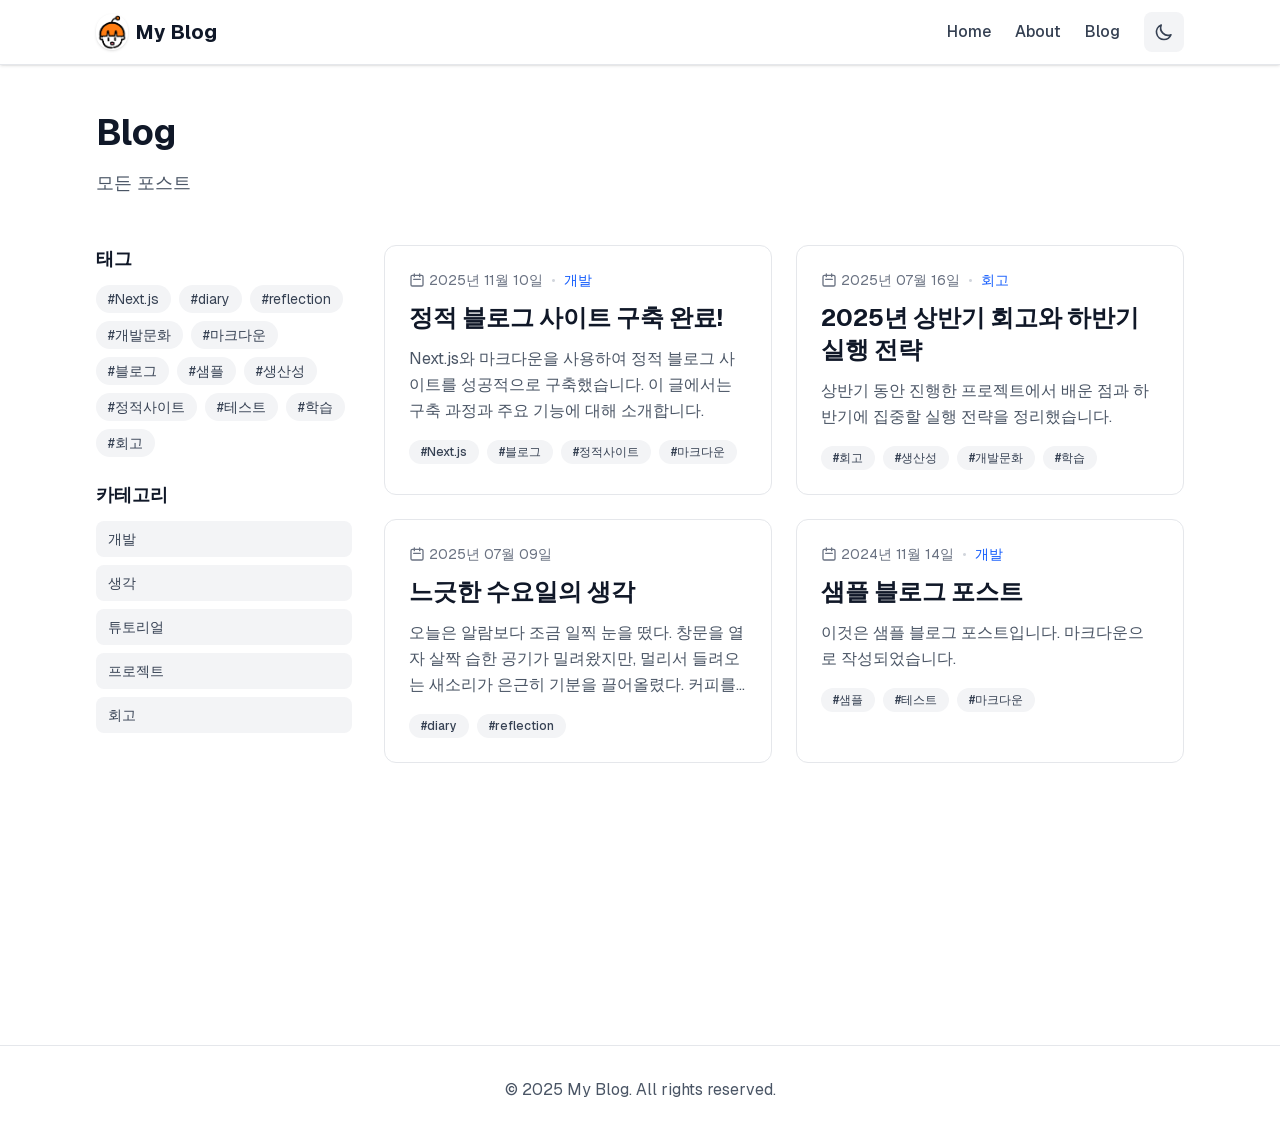
<file: blog.html>
<!DOCTYPE html><!--bCKIeWiuIyoXuDGfvsLHk--><html lang="ko"><head><meta charSet="utf-8"/><meta name="viewport" content="width=device-width, initial-scale=1"/><link rel="preload" href="/_next/static/media/797e433ab948586e-s.p.dbea232f.woff2" as="font" crossorigin="" type="font/woff2"/><link rel="preload" href="/_next/static/media/caa3a2e1cccd8315-s.p.853070df.woff2" as="font" crossorigin="" type="font/woff2"/><link rel="preload" as="image" href="/@blogicon.png"/><link rel="stylesheet" href="/_next/static/chunks/dbfde0a4238e2a84.css" data-precedence="next"/><link rel="preload" as="script" fetchPriority="low" href="/_next/static/chunks/945fab894dcb74b9.js"/><script src="/_next/static/chunks/639f220b70985d6f.js" async=""></script><script src="/_next/static/chunks/d160fcf6d6d155e0.js" async=""></script><script src="/_next/static/chunks/a4eeb46e07741350.js" async=""></script><script src="/_next/static/chunks/turbopack-965ae06c93e2b3fa.js" async=""></script><script src="/_next/static/chunks/31b14b5391bbab5e.js" async=""></script><script src="/_next/static/chunks/b794f1184f906fe8.js" async=""></script><script src="/_next/static/chunks/ff1a16fafef87110.js" async=""></script><script src="/_next/static/chunks/418c0203cb686280.js" async=""></script><meta name="next-size-adjust" content=""/><title>Blog | My Blog</title><meta name="description" content="블로그 포스트 목록"/><link rel="shortcut icon" href="/@blogfavicon.png"/><link rel="icon" href="/favicon.ico?favicon.0b3bf435.ico" sizes="256x256" type="image/x-icon"/><link rel="icon" href="/@blogfavicon.png"/><link rel="apple-touch-icon" href="/@blogfavicon.png"/><script src="/_next/static/chunks/a6dad97d9634a72d.js" noModule=""></script></head><body class="geist_a71539c9-module__T19VSG__variable geist_mono_8d43a2aa-module__8Li5zG__variable antialiased bg-white dark:bg-slate-900 text-gray-900 dark:text-slate-100"><div hidden=""><!--$--><!--/$--></div><nav class="sticky top-0 z-50 bg-white/90 dark:bg-gray-900/90 backdrop-blur-md border-b border-gray-200 dark:border-gray-800 shadow-sm"><div class="max-w-6xl mx-auto px-4 sm:px-6 lg:px-8"><div class="flex justify-between items-center h-16"><a class="flex items-center gap-2 text-xl font-bold text-gray-900 dark:text-white hover:text-blue-600 dark:hover:text-blue-400 transition-colors duration-200" href="/"><img alt="블로그 대표 아이콘" width="32" height="32" decoding="async" data-nimg="1" class="rounded-full shadow-sm" style="color:transparent" src="/@blogicon.png"/>My Blog</a><div class="flex items-center space-x-6"><div class="hidden md:flex space-x-6"><a class="text-gray-700 dark:text-gray-300 hover:text-blue-600 dark:hover:text-blue-400 transition-colors duration-200 font-medium" href="/">Home</a><a class="text-gray-700 dark:text-gray-300 hover:text-blue-600 dark:hover:text-blue-400 transition-colors duration-200 font-medium" href="/about">About</a><a class="text-gray-700 dark:text-gray-300 hover:text-blue-600 dark:hover:text-blue-400 transition-colors duration-200 font-medium" href="/blog">Blog</a></div><button class="w-10 h-10 rounded-lg bg-gray-200 dark:bg-gray-800" aria-label="Toggle theme"><span class="sr-only">Toggle theme</span></button></div></div></div></nav><main class="min-h-screen"><div class="max-w-6xl mx-auto px-4 sm:px-6 lg:px-8 py-12"><div class="mb-12"><h1 class="text-4xl font-bold text-gray-900 dark:text-white mb-4">Blog</h1><p class="text-lg text-gray-600 dark:text-gray-400">모든 포스트</p></div><div class="flex flex-col lg:flex-row gap-8"><aside class="lg:w-64 flex-shrink-0"><div class="sticky top-20 space-y-6"><div><h2 class="text-lg font-semibold text-gray-900 dark:text-white mb-3">태그</h2><div class="flex flex-wrap gap-2"><a class="px-3 py-1 text-sm rounded-full transition-colors bg-gray-100 dark:bg-gray-800 text-gray-700 dark:text-gray-300 hover:bg-blue-100 dark:hover:bg-blue-900" href="/blog?tag=Next.js">#<!-- -->Next.js</a><a class="px-3 py-1 text-sm rounded-full transition-colors bg-gray-100 dark:bg-gray-800 text-gray-700 dark:text-gray-300 hover:bg-blue-100 dark:hover:bg-blue-900" href="/blog?tag=diary">#<!-- -->diary</a><a class="px-3 py-1 text-sm rounded-full transition-colors bg-gray-100 dark:bg-gray-800 text-gray-700 dark:text-gray-300 hover:bg-blue-100 dark:hover:bg-blue-900" href="/blog?tag=reflection">#<!-- -->reflection</a><a class="px-3 py-1 text-sm rounded-full transition-colors bg-gray-100 dark:bg-gray-800 text-gray-700 dark:text-gray-300 hover:bg-blue-100 dark:hover:bg-blue-900" href="/blog?tag=%EA%B0%9C%EB%B0%9C%EB%AC%B8%ED%99%94">#<!-- -->개발문화</a><a class="px-3 py-1 text-sm rounded-full transition-colors bg-gray-100 dark:bg-gray-800 text-gray-700 dark:text-gray-300 hover:bg-blue-100 dark:hover:bg-blue-900" href="/blog?tag=%EB%A7%88%ED%81%AC%EB%8B%A4%EC%9A%B4">#<!-- -->마크다운</a><a class="px-3 py-1 text-sm rounded-full transition-colors bg-gray-100 dark:bg-gray-800 text-gray-700 dark:text-gray-300 hover:bg-blue-100 dark:hover:bg-blue-900" href="/blog?tag=%EB%B8%94%EB%A1%9C%EA%B7%B8">#<!-- -->블로그</a><a class="px-3 py-1 text-sm rounded-full transition-colors bg-gray-100 dark:bg-gray-800 text-gray-700 dark:text-gray-300 hover:bg-blue-100 dark:hover:bg-blue-900" href="/blog?tag=%EC%83%98%ED%94%8C">#<!-- -->샘플</a><a class="px-3 py-1 text-sm rounded-full transition-colors bg-gray-100 dark:bg-gray-800 text-gray-700 dark:text-gray-300 hover:bg-blue-100 dark:hover:bg-blue-900" href="/blog?tag=%EC%83%9D%EC%82%B0%EC%84%B1">#<!-- -->생산성</a><a class="px-3 py-1 text-sm rounded-full transition-colors bg-gray-100 dark:bg-gray-800 text-gray-700 dark:text-gray-300 hover:bg-blue-100 dark:hover:bg-blue-900" href="/blog?tag=%EC%A0%95%EC%A0%81%EC%82%AC%EC%9D%B4%ED%8A%B8">#<!-- -->정적사이트</a><a class="px-3 py-1 text-sm rounded-full transition-colors bg-gray-100 dark:bg-gray-800 text-gray-700 dark:text-gray-300 hover:bg-blue-100 dark:hover:bg-blue-900" href="/blog?tag=%ED%85%8C%EC%8A%A4%ED%8A%B8">#<!-- -->테스트</a><a class="px-3 py-1 text-sm rounded-full transition-colors bg-gray-100 dark:bg-gray-800 text-gray-700 dark:text-gray-300 hover:bg-blue-100 dark:hover:bg-blue-900" href="/blog?tag=%ED%95%99%EC%8A%B5">#<!-- -->학습</a><a class="px-3 py-1 text-sm rounded-full transition-colors bg-gray-100 dark:bg-gray-800 text-gray-700 dark:text-gray-300 hover:bg-blue-100 dark:hover:bg-blue-900" href="/blog?tag=%ED%9A%8C%EA%B3%A0">#<!-- -->회고</a></div></div><div><h2 class="text-lg font-semibold text-gray-900 dark:text-white mb-3">카테고리</h2><div class="space-y-2"><a class="block px-3 py-2 text-sm rounded-lg transition-colors bg-gray-100 dark:bg-gray-800 text-gray-700 dark:text-gray-300 hover:bg-blue-100 dark:hover:bg-blue-900" href="/blog?category=%EA%B0%9C%EB%B0%9C">개발</a><a class="block px-3 py-2 text-sm rounded-lg transition-colors bg-gray-100 dark:bg-gray-800 text-gray-700 dark:text-gray-300 hover:bg-blue-100 dark:hover:bg-blue-900" href="/blog?category=%EC%83%9D%EA%B0%81">생각</a><a class="block px-3 py-2 text-sm rounded-lg transition-colors bg-gray-100 dark:bg-gray-800 text-gray-700 dark:text-gray-300 hover:bg-blue-100 dark:hover:bg-blue-900" href="/blog?category=%ED%8A%9C%ED%86%A0%EB%A6%AC%EC%96%BC">튜토리얼</a><a class="block px-3 py-2 text-sm rounded-lg transition-colors bg-gray-100 dark:bg-gray-800 text-gray-700 dark:text-gray-300 hover:bg-blue-100 dark:hover:bg-blue-900" href="/blog?category=%ED%94%84%EB%A1%9C%EC%A0%9D%ED%8A%B8">프로젝트</a><a class="block px-3 py-2 text-sm rounded-lg transition-colors bg-gray-100 dark:bg-gray-800 text-gray-700 dark:text-gray-300 hover:bg-blue-100 dark:hover:bg-blue-900" href="/blog?category=%ED%9A%8C%EA%B3%A0">회고</a></div></div></div></aside><main class="flex-1"><div class="grid gap-6 md:grid-cols-2"><article class="group bg-white dark:bg-slate-800 rounded-xl border border-gray-200 dark:border-slate-700 p-6 hover:shadow-xl hover:border-blue-300 dark:hover:border-blue-600 transition-all duration-300 transform hover:-translate-y-1"><div class="flex items-center gap-2 text-sm text-gray-500 dark:text-gray-400 mb-3"><time dateTime="2025-11-10T00:00:00.000Z" class="flex items-center gap-1"><svg class="w-4 h-4" fill="none" stroke="currentColor" viewBox="0 0 24 24"><path stroke-linecap="round" stroke-linejoin="round" stroke-width="2" d="M8 7V3m8 4V3m-9 8h10M5 21h14a2 2 0 002-2V7a2 2 0 00-2-2H5a2 2 0 00-2 2v12a2 2 0 002 2z"></path></svg>2025년 11월 10일</time><span class="text-gray-300 dark:text-gray-600">•</span><a class="text-blue-600 dark:text-blue-400 hover:text-blue-700 dark:hover:text-blue-300 font-medium transition-colors" href="/blog?category=%EA%B0%9C%EB%B0%9C">개발</a></div><a class="block" href="/blog/2025/11/welcome-to-my-blog"><h2 class="text-2xl font-bold text-gray-900 dark:text-white mb-3 group-hover:text-blue-600 dark:group-hover:text-blue-400 transition-colors duration-200">정적 블로그 사이트 구축 완료!</h2></a><p class="text-gray-600 dark:text-gray-300 mb-4 line-clamp-3 leading-relaxed">Next.js와 마크다운을 사용하여 정적 블로그 사이트를 성공적으로 구축했습니다. 이 글에서는 구축 과정과 주요 기능에 대해 소개합니다.</p><div class="flex flex-wrap gap-2 mt-4"><a class="px-3 py-1 text-xs bg-gray-100 dark:bg-slate-700 text-gray-700 dark:text-gray-300 rounded-full hover:bg-blue-100 dark:hover:bg-blue-900 hover:text-blue-700 dark:hover:text-blue-300 transition-all duration-200 font-medium" href="/blog?tag=Next.js">#<!-- -->Next.js</a><a class="px-3 py-1 text-xs bg-gray-100 dark:bg-slate-700 text-gray-700 dark:text-gray-300 rounded-full hover:bg-blue-100 dark:hover:bg-blue-900 hover:text-blue-700 dark:hover:text-blue-300 transition-all duration-200 font-medium" href="/blog?tag=%EB%B8%94%EB%A1%9C%EA%B7%B8">#<!-- -->블로그</a><a class="px-3 py-1 text-xs bg-gray-100 dark:bg-slate-700 text-gray-700 dark:text-gray-300 rounded-full hover:bg-blue-100 dark:hover:bg-blue-900 hover:text-blue-700 dark:hover:text-blue-300 transition-all duration-200 font-medium" href="/blog?tag=%EC%A0%95%EC%A0%81%EC%82%AC%EC%9D%B4%ED%8A%B8">#<!-- -->정적사이트</a><a class="px-3 py-1 text-xs bg-gray-100 dark:bg-slate-700 text-gray-700 dark:text-gray-300 rounded-full hover:bg-blue-100 dark:hover:bg-blue-900 hover:text-blue-700 dark:hover:text-blue-300 transition-all duration-200 font-medium" href="/blog?tag=%EB%A7%88%ED%81%AC%EB%8B%A4%EC%9A%B4">#<!-- -->마크다운</a></div></article><article class="group bg-white dark:bg-slate-800 rounded-xl border border-gray-200 dark:border-slate-700 p-6 hover:shadow-xl hover:border-blue-300 dark:hover:border-blue-600 transition-all duration-300 transform hover:-translate-y-1"><div class="flex items-center gap-2 text-sm text-gray-500 dark:text-gray-400 mb-3"><time dateTime="2025-07-16T00:00:00.000Z" class="flex items-center gap-1"><svg class="w-4 h-4" fill="none" stroke="currentColor" viewBox="0 0 24 24"><path stroke-linecap="round" stroke-linejoin="round" stroke-width="2" d="M8 7V3m8 4V3m-9 8h10M5 21h14a2 2 0 002-2V7a2 2 0 00-2-2H5a2 2 0 00-2 2v12a2 2 0 002 2z"></path></svg>2025년 07월 16일</time><span class="text-gray-300 dark:text-gray-600">•</span><a class="text-blue-600 dark:text-blue-400 hover:text-blue-700 dark:hover:text-blue-300 font-medium transition-colors" href="/blog?category=%ED%9A%8C%EA%B3%A0">회고</a></div><a class="block" href="/blog/2025/07/mid-year-reflections"><h2 class="text-2xl font-bold text-gray-900 dark:text-white mb-3 group-hover:text-blue-600 dark:group-hover:text-blue-400 transition-colors duration-200">2025년 상반기 회고와 하반기 실행 전략</h2></a><p class="text-gray-600 dark:text-gray-300 mb-4 line-clamp-3 leading-relaxed">상반기 동안 진행한 프로젝트에서 배운 점과 하반기에 집중할 실행 전략을 정리했습니다.</p><div class="flex flex-wrap gap-2 mt-4"><a class="px-3 py-1 text-xs bg-gray-100 dark:bg-slate-700 text-gray-700 dark:text-gray-300 rounded-full hover:bg-blue-100 dark:hover:bg-blue-900 hover:text-blue-700 dark:hover:text-blue-300 transition-all duration-200 font-medium" href="/blog?tag=%ED%9A%8C%EA%B3%A0">#<!-- -->회고</a><a class="px-3 py-1 text-xs bg-gray-100 dark:bg-slate-700 text-gray-700 dark:text-gray-300 rounded-full hover:bg-blue-100 dark:hover:bg-blue-900 hover:text-blue-700 dark:hover:text-blue-300 transition-all duration-200 font-medium" href="/blog?tag=%EC%83%9D%EC%82%B0%EC%84%B1">#<!-- -->생산성</a><a class="px-3 py-1 text-xs bg-gray-100 dark:bg-slate-700 text-gray-700 dark:text-gray-300 rounded-full hover:bg-blue-100 dark:hover:bg-blue-900 hover:text-blue-700 dark:hover:text-blue-300 transition-all duration-200 font-medium" href="/blog?tag=%EA%B0%9C%EB%B0%9C%EB%AC%B8%ED%99%94">#<!-- -->개발문화</a><a class="px-3 py-1 text-xs bg-gray-100 dark:bg-slate-700 text-gray-700 dark:text-gray-300 rounded-full hover:bg-blue-100 dark:hover:bg-blue-900 hover:text-blue-700 dark:hover:text-blue-300 transition-all duration-200 font-medium" href="/blog?tag=%ED%95%99%EC%8A%B5">#<!-- -->학습</a></div></article><article class="group bg-white dark:bg-slate-800 rounded-xl border border-gray-200 dark:border-slate-700 p-6 hover:shadow-xl hover:border-blue-300 dark:hover:border-blue-600 transition-all duration-300 transform hover:-translate-y-1"><div class="flex items-center gap-2 text-sm text-gray-500 dark:text-gray-400 mb-3"><time dateTime="2025-07-08T23:30:00.000Z" class="flex items-center gap-1"><svg class="w-4 h-4" fill="none" stroke="currentColor" viewBox="0 0 24 24"><path stroke-linecap="round" stroke-linejoin="round" stroke-width="2" d="M8 7V3m8 4V3m-9 8h10M5 21h14a2 2 0 002-2V7a2 2 0 00-2-2H5a2 2 0 00-2 2v12a2 2 0 002 2z"></path></svg>2025년 07월 09일</time></div><a class="block" href="/blog/2025/07/today-think"><h2 class="text-2xl font-bold text-gray-900 dark:text-white mb-3 group-hover:text-blue-600 dark:group-hover:text-blue-400 transition-colors duration-200">느긋한 수요일의 생각</h2></a><p class="text-gray-600 dark:text-gray-300 mb-4 line-clamp-3 leading-relaxed">
오늘은 알람보다 조금 일찍 눈을 떴다. 창문을 열자 살짝 습한 공기가 밀려왔지만, 멀리서 들려오는 새소리가 은근히 기분을 끌어올렸다. 커피를 내리면서 최근에 밀어둔 생각들이 스르르 떠올랐는데, 복잡하게만 보였던 문제들도 한 템포 쉬어가면 의외로 단순해질 수 있다는 </p><div class="flex flex-wrap gap-2 mt-4"><a class="px-3 py-1 text-xs bg-gray-100 dark:bg-slate-700 text-gray-700 dark:text-gray-300 rounded-full hover:bg-blue-100 dark:hover:bg-blue-900 hover:text-blue-700 dark:hover:text-blue-300 transition-all duration-200 font-medium" href="/blog?tag=diary">#<!-- -->diary</a><a class="px-3 py-1 text-xs bg-gray-100 dark:bg-slate-700 text-gray-700 dark:text-gray-300 rounded-full hover:bg-blue-100 dark:hover:bg-blue-900 hover:text-blue-700 dark:hover:text-blue-300 transition-all duration-200 font-medium" href="/blog?tag=reflection">#<!-- -->reflection</a></div></article><article class="group bg-white dark:bg-slate-800 rounded-xl border border-gray-200 dark:border-slate-700 p-6 hover:shadow-xl hover:border-blue-300 dark:hover:border-blue-600 transition-all duration-300 transform hover:-translate-y-1"><div class="flex items-center gap-2 text-sm text-gray-500 dark:text-gray-400 mb-3"><time dateTime="2024-11-14T00:00:00.000Z" class="flex items-center gap-1"><svg class="w-4 h-4" fill="none" stroke="currentColor" viewBox="0 0 24 24"><path stroke-linecap="round" stroke-linejoin="round" stroke-width="2" d="M8 7V3m8 4V3m-9 8h10M5 21h14a2 2 0 002-2V7a2 2 0 00-2-2H5a2 2 0 00-2 2v12a2 2 0 002 2z"></path></svg>2024년 11월 14일</time><span class="text-gray-300 dark:text-gray-600">•</span><a class="text-blue-600 dark:text-blue-400 hover:text-blue-700 dark:hover:text-blue-300 font-medium transition-colors" href="/blog?category=%EA%B0%9C%EB%B0%9C">개발</a></div><a class="block" href="/blog/2024/11/sample-post"><h2 class="text-2xl font-bold text-gray-900 dark:text-white mb-3 group-hover:text-blue-600 dark:group-hover:text-blue-400 transition-colors duration-200">샘플 블로그 포스트</h2></a><p class="text-gray-600 dark:text-gray-300 mb-4 line-clamp-3 leading-relaxed">이것은 샘플 블로그 포스트입니다. 마크다운으로 작성되었습니다.</p><div class="flex flex-wrap gap-2 mt-4"><a class="px-3 py-1 text-xs bg-gray-100 dark:bg-slate-700 text-gray-700 dark:text-gray-300 rounded-full hover:bg-blue-100 dark:hover:bg-blue-900 hover:text-blue-700 dark:hover:text-blue-300 transition-all duration-200 font-medium" href="/blog?tag=%EC%83%98%ED%94%8C">#<!-- -->샘플</a><a class="px-3 py-1 text-xs bg-gray-100 dark:bg-slate-700 text-gray-700 dark:text-gray-300 rounded-full hover:bg-blue-100 dark:hover:bg-blue-900 hover:text-blue-700 dark:hover:text-blue-300 transition-all duration-200 font-medium" href="/blog?tag=%ED%85%8C%EC%8A%A4%ED%8A%B8">#<!-- -->테스트</a><a class="px-3 py-1 text-xs bg-gray-100 dark:bg-slate-700 text-gray-700 dark:text-gray-300 rounded-full hover:bg-blue-100 dark:hover:bg-blue-900 hover:text-blue-700 dark:hover:text-blue-300 transition-all duration-200 font-medium" href="/blog?tag=%EB%A7%88%ED%81%AC%EB%8B%A4%EC%9A%B4">#<!-- -->마크다운</a></div></article></div></main></div></div><!--$--><!--/$--></main><footer class="border-t border-gray-200 dark:border-gray-800 mt-20"><div class="max-w-6xl mx-auto px-4 sm:px-6 lg:px-8 py-8"><p class="text-center text-gray-600 dark:text-gray-400">© <!-- -->2025<!-- --> My Blog. All rights reserved.</p></div></footer><script src="/_next/static/chunks/945fab894dcb74b9.js" id="_R_" async=""></script><script>(self.__next_f=self.__next_f||[]).push([0])</script><script>self.__next_f.push([1,"1:\"$Sreact.fragment\"\n2:I[22016,[\"/_next/static/chunks/31b14b5391bbab5e.js\",\"/_next/static/chunks/b794f1184f906fe8.js\"],\"\"]\n3:I[5500,[\"/_next/static/chunks/31b14b5391bbab5e.js\"],\"Image\"]\n4:I[62474,[\"/_next/static/chunks/31b14b5391bbab5e.js\"],\"default\"]\n5:I[39756,[\"/_next/static/chunks/ff1a16fafef87110.js\",\"/_next/static/chunks/418c0203cb686280.js\"],\"default\"]\n6:I[37457,[\"/_next/static/chunks/ff1a16fafef87110.js\",\"/_next/static/chunks/418c0203cb686280.js\"],\"default\"]\nb:I[68027,[],\"default\"]\n:HL[\"/_next/static/chunks/dbfde0a4238e2a84.css\",\"style\"]\n:HL[\"/_next/static/media/797e433ab948586e-s.p.dbea232f.woff2\",\"font\",{\"crossOrigin\":\"\",\"type\":\"font/woff2\"}]\n:HL[\"/_next/static/media/caa3a2e1cccd8315-s.p.853070df.woff2\",\"font\",{\"crossOrigin\":\"\",\"type\":\"font/woff2\"}]\n"])</script><script>self.__next_f.push([1,"0:{\"P\":null,\"b\":\"bCKIeWiuIyoXuDGfvsLHk\",\"c\":[\"\",\"blog\"],\"q\":\"\",\"i\":false,\"f\":[[[\"\",{\"children\":[\"blog\",{\"children\":[\"__PAGE__\",{}]}]},\"$undefined\",\"$undefined\",true],[[\"$\",\"$1\",\"c\",{\"children\":[[[\"$\",\"link\",\"0\",{\"rel\":\"stylesheet\",\"href\":\"/_next/static/chunks/dbfde0a4238e2a84.css\",\"precedence\":\"next\",\"crossOrigin\":\"$undefined\",\"nonce\":\"$undefined\"}],[\"$\",\"script\",\"script-0\",{\"src\":\"/_next/static/chunks/31b14b5391bbab5e.js\",\"async\":true,\"nonce\":\"$undefined\"}]],[\"$\",\"html\",null,{\"lang\":\"ko\",\"children\":[\"$\",\"body\",null,{\"className\":\"geist_a71539c9-module__T19VSG__variable geist_mono_8d43a2aa-module__8Li5zG__variable antialiased bg-white dark:bg-slate-900 text-gray-900 dark:text-slate-100\",\"children\":[[\"$\",\"nav\",null,{\"className\":\"sticky top-0 z-50 bg-white/90 dark:bg-gray-900/90 backdrop-blur-md border-b border-gray-200 dark:border-gray-800 shadow-sm\",\"children\":[\"$\",\"div\",null,{\"className\":\"max-w-6xl mx-auto px-4 sm:px-6 lg:px-8\",\"children\":[\"$\",\"div\",null,{\"className\":\"flex justify-between items-center h-16\",\"children\":[[\"$\",\"$L2\",null,{\"href\":\"/\",\"className\":\"flex items-center gap-2 text-xl font-bold text-gray-900 dark:text-white hover:text-blue-600 dark:hover:text-blue-400 transition-colors duration-200\",\"children\":[[\"$\",\"$L3\",null,{\"src\":\"/@blogicon.png\",\"alt\":\"블로그 대표 아이콘\",\"width\":32,\"height\":32,\"className\":\"rounded-full shadow-sm\",\"priority\":true}],\"My Blog\"]}],[\"$\",\"div\",null,{\"className\":\"flex items-center space-x-6\",\"children\":[[\"$\",\"div\",null,{\"className\":\"hidden md:flex space-x-6\",\"children\":[[\"$\",\"$L2\",null,{\"href\":\"/\",\"className\":\"text-gray-700 dark:text-gray-300 hover:text-blue-600 dark:hover:text-blue-400 transition-colors duration-200 font-medium\",\"children\":\"Home\"}],[\"$\",\"$L2\",null,{\"href\":\"/about\",\"className\":\"text-gray-700 dark:text-gray-300 hover:text-blue-600 dark:hover:text-blue-400 transition-colors duration-200 font-medium\",\"children\":\"About\"}],[\"$\",\"$L2\",null,{\"href\":\"/blog\",\"className\":\"text-gray-700 dark:text-gray-300 hover:text-blue-600 dark:hover:text-blue-400 transition-colors duration-200 font-medium\",\"children\":\"Blog\"}]]}],[\"$\",\"$L4\",null,{}]]}]]}]}]}],[\"$\",\"main\",null,{\"className\":\"min-h-screen\",\"children\":[\"$\",\"$L5\",null,{\"parallelRouterKey\":\"children\",\"error\":\"$undefined\",\"errorStyles\":\"$undefined\",\"errorScripts\":\"$undefined\",\"template\":[\"$\",\"$L6\",null,{}],\"templateStyles\":\"$undefined\",\"templateScripts\":\"$undefined\",\"notFound\":[[[\"$\",\"title\",null,{\"children\":\"404: This page could not be found.\"}],[\"$\",\"div\",null,{\"style\":{\"fontFamily\":\"system-ui,\\\"Segoe UI\\\",Roboto,Helvetica,Arial,sans-serif,\\\"Apple Color Emoji\\\",\\\"Segoe UI Emoji\\\"\",\"height\":\"100vh\",\"textAlign\":\"center\",\"display\":\"flex\",\"flexDirection\":\"column\",\"alignItems\":\"center\",\"justifyContent\":\"center\"},\"children\":[\"$\",\"div\",null,{\"children\":[[\"$\",\"style\",null,{\"dangerouslySetInnerHTML\":{\"__html\":\"body{color:#000;background:#fff;margin:0}.next-error-h1{border-right:1px solid rgba(0,0,0,.3)}@media (prefers-color-scheme:dark){body{color:#fff;background:#000}.next-error-h1{border-right:1px solid rgba(255,255,255,.3)}}\"}}],[\"$\",\"h1\",null,{\"className\":\"next-error-h1\",\"style\":{\"display\":\"inline-block\",\"margin\":\"0 20px 0 0\",\"padding\":\"0 23px 0 0\",\"fontSize\":24,\"fontWeight\":500,\"verticalAlign\":\"top\",\"lineHeight\":\"49px\"},\"children\":404}],[\"$\",\"div\",null,{\"style\":{\"display\":\"inline-block\"},\"children\":[\"$\",\"h2\",null,{\"style\":{\"fontSize\":14,\"fontWeight\":400,\"lineHeight\":\"49px\",\"margin\":0},\"children\":\"This page could not be found.\"}]}]]}]}]],[]],\"forbidden\":\"$undefined\",\"unauthorized\":\"$undefined\"}]}],[\"$\",\"footer\",null,{\"className\":\"border-t border-gray-200 dark:border-gray-800 mt-20\",\"children\":[\"$\",\"div\",null,{\"className\":\"max-w-6xl mx-auto px-4 sm:px-6 lg:px-8 py-8\",\"children\":[\"$\",\"p\",null,{\"className\":\"text-center text-gray-600 dark:text-gray-400\",\"children\":[\"© \",2025,\" My Blog. All rights reserved.\"]}]}]}]]}]}]]}],{\"children\":[[\"$\",\"$1\",\"c\",{\"children\":[null,[\"$\",\"$L5\",null,{\"parallelRouterKey\":\"children\",\"error\":\"$undefined\",\"errorStyles\":\"$undefined\",\"errorScripts\":\"$undefined\",\"template\":[\"$\",\"$L6\",null,{}],\"templateStyles\":\"$undefined\",\"templateScripts\":\"$undefined\",\"notFound\":\"$undefined\",\"forbidden\":\"$undefined\",\"unauthorized\":\"$undefined\"}]]}],{\"children\":[[\"$\",\"$1\",\"c\",{\"children\":[[\"$\",\"div\",null,{\"className\":\"max-w-6xl mx-auto px-4 sm:px-6 lg:px-8 py-12\",\"children\":[[\"$\",\"div\",null,{\"className\":\"mb-12\",\"children\":[[\"$\",\"h1\",null,{\"className\":\"text-4xl font-bold text-gray-900 dark:text-white mb-4\",\"children\":\"Blog\"}],[\"$\",\"p\",null,{\"className\":\"text-lg text-gray-600 dark:text-gray-400\",\"children\":[\"$undefined\",\"$undefined\",\"모든 포스트\"]}]]}],\"$L7\"]}],[\"$L8\"],\"$L9\"]}],{},null,false,false]},null,false,false]},null,false,false],\"$La\",false]],\"m\":\"$undefined\",\"G\":[\"$b\",[]],\"S\":true}\n"])</script><script>self.__next_f.push([1,"11:I[97367,[\"/_next/static/chunks/ff1a16fafef87110.js\",\"/_next/static/chunks/418c0203cb686280.js\"],\"OutletBoundary\"]\n12:\"$Sreact.suspense\"\n14:I[97367,[\"/_next/static/chunks/ff1a16fafef87110.js\",\"/_next/static/chunks/418c0203cb686280.js\"],\"ViewportBoundary\"]\n16:I[97367,[\"/_next/static/chunks/ff1a16fafef87110.js\",\"/_next/static/chunks/418c0203cb686280.js\"],\"MetadataBoundary\"]\n"])</script><script>self.__next_f.push([1,"7:[\"$\",\"div\",null,{\"className\":\"flex flex-col lg:flex-row gap-8\",\"children\":[[\"$\",\"aside\",null,{\"className\":\"lg:w-64 flex-shrink-0\",\"children\":[\"$\",\"div\",null,{\"className\":\"sticky top-20 space-y-6\",\"children\":[[\"$\",\"div\",null,{\"children\":[[\"$\",\"h2\",null,{\"className\":\"text-lg font-semibold text-gray-900 dark:text-white mb-3\",\"children\":\"태그\"}],[\"$\",\"div\",null,{\"className\":\"flex flex-wrap gap-2\",\"children\":[[\"$\",\"$L2\",\"Next.js\",{\"href\":\"/blog?tag=Next.js\",\"className\":\"px-3 py-1 text-sm rounded-full transition-colors bg-gray-100 dark:bg-gray-800 text-gray-700 dark:text-gray-300 hover:bg-blue-100 dark:hover:bg-blue-900\",\"children\":[\"#\",\"Next.js\"]}],[\"$\",\"$L2\",\"diary\",{\"href\":\"/blog?tag=diary\",\"className\":\"px-3 py-1 text-sm rounded-full transition-colors bg-gray-100 dark:bg-gray-800 text-gray-700 dark:text-gray-300 hover:bg-blue-100 dark:hover:bg-blue-900\",\"children\":[\"#\",\"diary\"]}],[\"$\",\"$L2\",\"reflection\",{\"href\":\"/blog?tag=reflection\",\"className\":\"px-3 py-1 text-sm rounded-full transition-colors bg-gray-100 dark:bg-gray-800 text-gray-700 dark:text-gray-300 hover:bg-blue-100 dark:hover:bg-blue-900\",\"children\":[\"#\",\"reflection\"]}],[\"$\",\"$L2\",\"개발문화\",{\"href\":\"/blog?tag=%EA%B0%9C%EB%B0%9C%EB%AC%B8%ED%99%94\",\"className\":\"px-3 py-1 text-sm rounded-full transition-colors bg-gray-100 dark:bg-gray-800 text-gray-700 dark:text-gray-300 hover:bg-blue-100 dark:hover:bg-blue-900\",\"children\":[\"#\",\"개발문화\"]}],[\"$\",\"$L2\",\"마크다운\",{\"href\":\"/blog?tag=%EB%A7%88%ED%81%AC%EB%8B%A4%EC%9A%B4\",\"className\":\"px-3 py-1 text-sm rounded-full transition-colors bg-gray-100 dark:bg-gray-800 text-gray-700 dark:text-gray-300 hover:bg-blue-100 dark:hover:bg-blue-900\",\"children\":[\"#\",\"마크다운\"]}],[\"$\",\"$L2\",\"블로그\",{\"href\":\"/blog?tag=%EB%B8%94%EB%A1%9C%EA%B7%B8\",\"className\":\"px-3 py-1 text-sm rounded-full transition-colors bg-gray-100 dark:bg-gray-800 text-gray-700 dark:text-gray-300 hover:bg-blue-100 dark:hover:bg-blue-900\",\"children\":[\"#\",\"블로그\"]}],[\"$\",\"$L2\",\"샘플\",{\"href\":\"/blog?tag=%EC%83%98%ED%94%8C\",\"className\":\"px-3 py-1 text-sm rounded-full transition-colors bg-gray-100 dark:bg-gray-800 text-gray-700 dark:text-gray-300 hover:bg-blue-100 dark:hover:bg-blue-900\",\"children\":[\"#\",\"샘플\"]}],[\"$\",\"$L2\",\"생산성\",{\"href\":\"/blog?tag=%EC%83%9D%EC%82%B0%EC%84%B1\",\"className\":\"px-3 py-1 text-sm rounded-full transition-colors bg-gray-100 dark:bg-gray-800 text-gray-700 dark:text-gray-300 hover:bg-blue-100 dark:hover:bg-blue-900\",\"children\":[\"#\",\"생산성\"]}],[\"$\",\"$L2\",\"정적사이트\",{\"href\":\"/blog?tag=%EC%A0%95%EC%A0%81%EC%82%AC%EC%9D%B4%ED%8A%B8\",\"className\":\"px-3 py-1 text-sm rounded-full transition-colors bg-gray-100 dark:bg-gray-800 text-gray-700 dark:text-gray-300 hover:bg-blue-100 dark:hover:bg-blue-900\",\"children\":[\"#\",\"정적사이트\"]}],[\"$\",\"$L2\",\"테스트\",{\"href\":\"/blog?tag=%ED%85%8C%EC%8A%A4%ED%8A%B8\",\"className\":\"px-3 py-1 text-sm rounded-full transition-colors bg-gray-100 dark:bg-gray-800 text-gray-700 dark:text-gray-300 hover:bg-blue-100 dark:hover:bg-blue-900\",\"children\":[\"#\",\"테스트\"]}],[\"$\",\"$L2\",\"학습\",{\"href\":\"/blog?tag=%ED%95%99%EC%8A%B5\",\"className\":\"px-3 py-1 text-sm rounded-full transition-colors bg-gray-100 dark:bg-gray-800 text-gray-700 dark:text-gray-300 hover:bg-blue-100 dark:hover:bg-blue-900\",\"children\":[\"#\",\"학습\"]}],[\"$\",\"$L2\",\"회고\",{\"href\":\"/blog?tag=%ED%9A%8C%EA%B3%A0\",\"className\":\"px-3 py-1 text-sm rounded-full transition-colors bg-gray-100 dark:bg-gray-800 text-gray-700 dark:text-gray-300 hover:bg-blue-100 dark:hover:bg-blue-900\",\"children\":[\"#\",\"회고\"]}]]}],\"$undefined\"]}],[\"$\",\"div\",null,{\"children\":[[\"$\",\"h2\",null,{\"className\":\"text-lg font-semibold text-gray-900 dark:text-white mb-3\",\"children\":\"카테고리\"}],[\"$\",\"div\",null,{\"className\":\"space-y-2\",\"children\":[[\"$\",\"$L2\",\"개발\",{\"href\":\"/blog?category=%EA%B0%9C%EB%B0%9C\",\"className\":\"block px-3 py-2 text-sm rounded-lg transition-colors bg-gray-100 dark:bg-gray-800 text-gray-700 dark:text-gray-300 hover:bg-blue-100 dark:hover:bg-blue-900\",\"children\":\"개발\"}],\"$Lc\",\"$Ld\",\"$Le\",\"$Lf\"]}],\"$undefined\"]}]]}]}],\"$L10\"]}]\n"])</script><script>self.__next_f.push([1,"8:[\"$\",\"script\",\"script-0\",{\"src\":\"/_next/static/chunks/b794f1184f906fe8.js\",\"async\":true,\"nonce\":\"$undefined\"}]\n9:[\"$\",\"$L11\",null,{\"children\":[\"$\",\"$12\",null,{\"name\":\"Next.MetadataOutlet\",\"children\":\"$@13\"}]}]\na:[\"$\",\"$1\",\"h\",{\"children\":[null,[\"$\",\"$L14\",null,{\"children\":\"$@15\"}],[\"$\",\"div\",null,{\"hidden\":true,\"children\":[\"$\",\"$L16\",null,{\"children\":[\"$\",\"$12\",null,{\"name\":\"Next.Metadata\",\"children\":\"$@17\"}]}]}],[\"$\",\"meta\",null,{\"name\":\"next-size-adjust\",\"content\":\"\"}]]}]\n"])</script><script>self.__next_f.push([1,"c:[\"$\",\"$L2\",\"생각\",{\"href\":\"/blog?category=%EC%83%9D%EA%B0%81\",\"className\":\"block px-3 py-2 text-sm rounded-lg transition-colors bg-gray-100 dark:bg-gray-800 text-gray-700 dark:text-gray-300 hover:bg-blue-100 dark:hover:bg-blue-900\",\"children\":\"생각\"}]\nd:[\"$\",\"$L2\",\"튜토리얼\",{\"href\":\"/blog?category=%ED%8A%9C%ED%86%A0%EB%A6%AC%EC%96%BC\",\"className\":\"block px-3 py-2 text-sm rounded-lg transition-colors bg-gray-100 dark:bg-gray-800 text-gray-700 dark:text-gray-300 hover:bg-blue-100 dark:hover:bg-blue-900\",\"children\":\"튜토리얼\"}]\ne:[\"$\",\"$L2\",\"프로젝트\",{\"href\":\"/blog?category=%ED%94%84%EB%A1%9C%EC%A0%9D%ED%8A%B8\",\"className\":\"block px-3 py-2 text-sm rounded-lg transition-colors bg-gray-100 dark:bg-gray-800 text-gray-700 dark:text-gray-300 hover:bg-blue-100 dark:hover:bg-blue-900\",\"children\":\"프로젝트\"}]\nf:[\"$\",\"$L2\",\"회고\",{\"href\":\"/blog?category=%ED%9A%8C%EA%B3%A0\",\"className\":\"block px-3 py-2 text-sm rounded-lg transition-colors bg-gray-100 dark:bg-gray-800 text-gray-700 dark:text-gray-300 hover:bg-blue-100 dark:hover:bg-blue-900\",\"children\":\"회고\"}]\n"])</script><script>self.__next_f.push([1,"10:[\"$\",\"main\",null,{\"className\":\"flex-1\",\"children\":[\"$\",\"div\",null,{\"className\":\"grid gap-6 md:grid-cols-2\",\"children\":[[\"$\",\"article\",\"2025-11-welcome-to-my-blog\",{\"className\":\"group bg-white dark:bg-slate-800 rounded-xl border border-gray-200 dark:border-slate-700 p-6 hover:shadow-xl hover:border-blue-300 dark:hover:border-blue-600 transition-all duration-300 transform hover:-translate-y-1\",\"children\":[[\"$\",\"div\",null,{\"className\":\"flex items-center gap-2 text-sm text-gray-500 dark:text-gray-400 mb-3\",\"children\":[[\"$\",\"time\",null,{\"dateTime\":\"2025-11-10T00:00:00.000Z\",\"className\":\"flex items-center gap-1\",\"children\":[[\"$\",\"svg\",null,{\"className\":\"w-4 h-4\",\"fill\":\"none\",\"stroke\":\"currentColor\",\"viewBox\":\"0 0 24 24\",\"children\":[\"$\",\"path\",null,{\"strokeLinecap\":\"round\",\"strokeLinejoin\":\"round\",\"strokeWidth\":2,\"d\":\"M8 7V3m8 4V3m-9 8h10M5 21h14a2 2 0 002-2V7a2 2 0 00-2-2H5a2 2 0 00-2 2v12a2 2 0 002 2z\"}]}],\"2025년 11월 10일\"]}],[[\"$\",\"span\",null,{\"className\":\"text-gray-300 dark:text-gray-600\",\"children\":\"•\"}],[\"$\",\"$L2\",null,{\"href\":\"/blog?category=%EA%B0%9C%EB%B0%9C\",\"className\":\"text-blue-600 dark:text-blue-400 hover:text-blue-700 dark:hover:text-blue-300 font-medium transition-colors\",\"children\":\"개발\"}]]]}],[\"$\",\"$L2\",null,{\"href\":\"/blog/2025/11/welcome-to-my-blog\",\"className\":\"block\",\"children\":[\"$\",\"h2\",null,{\"className\":\"text-2xl font-bold text-gray-900 dark:text-white mb-3 group-hover:text-blue-600 dark:group-hover:text-blue-400 transition-colors duration-200\",\"children\":\"정적 블로그 사이트 구축 완료!\"}]}],[\"$\",\"p\",null,{\"className\":\"text-gray-600 dark:text-gray-300 mb-4 line-clamp-3 leading-relaxed\",\"children\":\"Next.js와 마크다운을 사용하여 정적 블로그 사이트를 성공적으로 구축했습니다. 이 글에서는 구축 과정과 주요 기능에 대해 소개합니다.\"}],[\"$\",\"div\",null,{\"className\":\"flex flex-wrap gap-2 mt-4\",\"children\":[[\"$\",\"$L2\",\"Next.js\",{\"href\":\"/blog?tag=Next.js\",\"className\":\"px-3 py-1 text-xs bg-gray-100 dark:bg-slate-700 text-gray-700 dark:text-gray-300 rounded-full hover:bg-blue-100 dark:hover:bg-blue-900 hover:text-blue-700 dark:hover:text-blue-300 transition-all duration-200 font-medium\",\"children\":[\"#\",\"Next.js\"]}],[\"$\",\"$L2\",\"블로그\",{\"href\":\"/blog?tag=%EB%B8%94%EB%A1%9C%EA%B7%B8\",\"className\":\"px-3 py-1 text-xs bg-gray-100 dark:bg-slate-700 text-gray-700 dark:text-gray-300 rounded-full hover:bg-blue-100 dark:hover:bg-blue-900 hover:text-blue-700 dark:hover:text-blue-300 transition-all duration-200 font-medium\",\"children\":[\"#\",\"블로그\"]}],[\"$\",\"$L2\",\"정적사이트\",{\"href\":\"/blog?tag=%EC%A0%95%EC%A0%81%EC%82%AC%EC%9D%B4%ED%8A%B8\",\"className\":\"px-3 py-1 text-xs bg-gray-100 dark:bg-slate-700 text-gray-700 dark:text-gray-300 rounded-full hover:bg-blue-100 dark:hover:bg-blue-900 hover:text-blue-700 dark:hover:text-blue-300 transition-all duration-200 font-medium\",\"children\":[\"#\",\"정적사이트\"]}],[\"$\",\"$L2\",\"마크다운\",{\"href\":\"/blog?tag=%EB%A7%88%ED%81%AC%EB%8B%A4%EC%9A%B4\",\"className\":\"px-3 py-1 text-xs bg-gray-100 dark:bg-slate-700 text-gray-700 dark:text-gray-300 rounded-full hover:bg-blue-100 dark:hover:bg-blue-900 hover:text-blue-700 dark:hover:text-blue-300 transition-all duration-200 font-medium\",\"children\":[\"#\",\"마크다운\"]}]]}]]}],[\"$\",\"article\",\"2025-07-mid-year-reflections\",{\"className\":\"group bg-white dark:bg-slate-800 rounded-xl border border-gray-200 dark:border-slate-700 p-6 hover:shadow-xl hover:border-blue-300 dark:hover:border-blue-600 transition-all duration-300 transform hover:-translate-y-1\",\"children\":[[\"$\",\"div\",null,{\"className\":\"flex items-center gap-2 text-sm text-gray-500 dark:text-gray-400 mb-3\",\"children\":[[\"$\",\"time\",null,{\"dateTime\":\"2025-07-16T00:00:00.000Z\",\"className\":\"flex items-center gap-1\",\"children\":[[\"$\",\"svg\",null,{\"className\":\"w-4 h-4\",\"fill\":\"none\",\"stroke\":\"currentColor\",\"viewBox\":\"0 0 24 24\",\"children\":[\"$\",\"path\",null,{\"strokeLinecap\":\"round\",\"strokeLinejoin\":\"round\",\"strokeWidth\":2,\"d\":\"M8 7V3m8 4V3m-9 8h10M5 21h14a2 2 0 002-2V7a2 2 0 00-2-2H5a2 2 0 00-2 2v12a2 2 0 002 2z\"}]}],\"2025년 07월 16일\"]}],\"$L18\"]}],\"$L19\",\"$L1a\",\"$L1b\"]}],\"$L1c\",\"$L1d\"]}]}]\n"])</script><script>self.__next_f.push([1,"18:[[\"$\",\"span\",null,{\"className\":\"text-gray-300 dark:text-gray-600\",\"children\":\"•\"}],[\"$\",\"$L2\",null,{\"href\":\"/blog?category=%ED%9A%8C%EA%B3%A0\",\"className\":\"text-blue-600 dark:text-blue-400 hover:text-blue-700 dark:hover:text-blue-300 font-medium transition-colors\",\"children\":\"회고\"}]]\n19:[\"$\",\"$L2\",null,{\"href\":\"/blog/2025/07/mid-year-reflections\",\"className\":\"block\",\"children\":[\"$\",\"h2\",null,{\"className\":\"text-2xl font-bold text-gray-900 dark:text-white mb-3 group-hover:text-blue-600 dark:group-hover:text-blue-400 transition-colors duration-200\",\"children\":\"2025년 상반기 회고와 하반기 실행 전략\"}]}]\n1a:[\"$\",\"p\",null,{\"className\":\"text-gray-600 dark:text-gray-300 mb-4 line-clamp-3 leading-relaxed\",\"children\":\"상반기 동안 진행한 프로젝트에서 배운 점과 하반기에 집중할 실행 전략을 정리했습니다.\"}]\n1b:[\"$\",\"div\",null,{\"className\":\"flex flex-wrap gap-2 mt-4\",\"children\":[[\"$\",\"$L2\",\"회고\",{\"href\":\"/blog?tag=%ED%9A%8C%EA%B3%A0\",\"className\":\"px-3 py-1 text-xs bg-gray-100 dark:bg-slate-700 text-gray-700 dark:text-gray-300 rounded-full hover:bg-blue-100 dark:hover:bg-blue-900 hover:text-blue-700 dark:hover:text-blue-300 transition-all duration-200 font-medium\",\"children\":[\"#\",\"회고\"]}],[\"$\",\"$L2\",\"생산성\",{\"href\":\"/blog?tag=%EC%83%9D%EC%82%B0%EC%84%B1\",\"className\":\"px-3 py-1 text-xs bg-gray-100 dark:bg-slate-700 text-gray-700 dark:text-gray-300 rounded-full hover:bg-blue-100 dark:hover:bg-blue-900 hover:text-blue-700 dark:hover:text-blue-300 transition-all duration-200 font-medium\",\"children\":[\"#\",\"생산성\"]}],[\"$\",\"$L2\",\"개발문화\",{\"href\":\"/blog?tag=%EA%B0%9C%EB%B0%9C%EB%AC%B8%ED%99%94\",\"className\":\"px-3 py-1 text-xs bg-gray-100 dark:bg-slate-700 text-gray-700 dark:text-gray-300 rounded-full hover:bg-blue-100 dark:hover:bg-blue-900 hover:text-blue-700 dark:hover:text-blue-300 transition-all duration-200 font-medium\",\"children\":[\"#\",\"개발문화\"]}],[\"$\",\"$L2\",\"학습\",{\"href\":\"/blog?tag=%ED%95%99%EC%8A%B5\",\"className\":\"px-3 py-1 text-xs bg-gray-100 dark:bg-slate-700 text-gray-700 dark:text-gray-300 rounded-full hover:bg-blue-100 dark:hover:bg-blue-900 hover:text-blue-700 dark:hover:text-blue-300 transition-all duration-200 font-medium\",\"children\":[\"#\",\"학습\"]}]]}]\n"])</script><script>self.__next_f.push([1,"1c:[\"$\",\"article\",\"2025-07-today-think\",{\"className\":\"group bg-white dark:bg-slate-800 rounded-xl border border-gray-200 dark:border-slate-700 p-6 hover:shadow-xl hover:border-blue-300 dark:hover:border-blue-600 transition-all duration-300 transform hover:-translate-y-1\",\"children\":[[\"$\",\"div\",null,{\"className\":\"flex items-center gap-2 text-sm text-gray-500 dark:text-gray-400 mb-3\",\"children\":[[\"$\",\"time\",null,{\"dateTime\":\"2025-07-08T23:30:00.000Z\",\"className\":\"flex items-center gap-1\",\"children\":[[\"$\",\"svg\",null,{\"className\":\"w-4 h-4\",\"fill\":\"none\",\"stroke\":\"currentColor\",\"viewBox\":\"0 0 24 24\",\"children\":[\"$\",\"path\",null,{\"strokeLinecap\":\"round\",\"strokeLinejoin\":\"round\",\"strokeWidth\":2,\"d\":\"M8 7V3m8 4V3m-9 8h10M5 21h14a2 2 0 002-2V7a2 2 0 00-2-2H5a2 2 0 00-2 2v12a2 2 0 002 2z\"}]}],\"2025년 07월 09일\"]}],false]}],[\"$\",\"$L2\",null,{\"href\":\"/blog/2025/07/today-think\",\"className\":\"block\",\"children\":[\"$\",\"h2\",null,{\"className\":\"text-2xl font-bold text-gray-900 dark:text-white mb-3 group-hover:text-blue-600 dark:group-hover:text-blue-400 transition-colors duration-200\",\"children\":\"느긋한 수요일의 생각\"}]}],[\"$\",\"p\",null,{\"className\":\"text-gray-600 dark:text-gray-300 mb-4 line-clamp-3 leading-relaxed\",\"children\":\"\\r\\n오늘은 알람보다 조금 일찍 눈을 떴다. 창문을 열자 살짝 습한 공기가 밀려왔지만, 멀리서 들려오는 새소리가 은근히 기분을 끌어올렸다. 커피를 내리면서 최근에 밀어둔 생각들이 스르르 떠올랐는데, 복잡하게만 보였던 문제들도 한 템포 쉬어가면 의외로 단순해질 수 있다는 \"}],[\"$\",\"div\",null,{\"className\":\"flex flex-wrap gap-2 mt-4\",\"children\":[[\"$\",\"$L2\",\"diary\",{\"href\":\"/blog?tag=diary\",\"className\":\"px-3 py-1 text-xs bg-gray-100 dark:bg-slate-700 text-gray-700 dark:text-gray-300 rounded-full hover:bg-blue-100 dark:hover:bg-blue-900 hover:text-blue-700 dark:hover:text-blue-300 transition-all duration-200 font-medium\",\"children\":[\"#\",\"diary\"]}],[\"$\",\"$L2\",\"reflection\",{\"href\":\"/blog?tag=reflection\",\"className\":\"px-3 py-1 text-xs bg-gray-100 dark:bg-slate-700 text-gray-700 dark:text-gray-300 rounded-full hover:bg-blue-100 dark:hover:bg-blue-900 hover:text-blue-700 dark:hover:text-blue-300 transition-all duration-200 font-medium\",\"children\":[\"#\",\"reflection\"]}]]}]]}]\n"])</script><script>self.__next_f.push([1,"1d:[\"$\",\"article\",\"2024-11-sample-post\",{\"className\":\"group bg-white dark:bg-slate-800 rounded-xl border border-gray-200 dark:border-slate-700 p-6 hover:shadow-xl hover:border-blue-300 dark:hover:border-blue-600 transition-all duration-300 transform hover:-translate-y-1\",\"children\":[[\"$\",\"div\",null,{\"className\":\"flex items-center gap-2 text-sm text-gray-500 dark:text-gray-400 mb-3\",\"children\":[[\"$\",\"time\",null,{\"dateTime\":\"2024-11-14T00:00:00.000Z\",\"className\":\"flex items-center gap-1\",\"children\":[[\"$\",\"svg\",null,{\"className\":\"w-4 h-4\",\"fill\":\"none\",\"stroke\":\"currentColor\",\"viewBox\":\"0 0 24 24\",\"children\":[\"$\",\"path\",null,{\"strokeLinecap\":\"round\",\"strokeLinejoin\":\"round\",\"strokeWidth\":2,\"d\":\"M8 7V3m8 4V3m-9 8h10M5 21h14a2 2 0 002-2V7a2 2 0 00-2-2H5a2 2 0 00-2 2v12a2 2 0 002 2z\"}]}],\"2024년 11월 14일\"]}],[[\"$\",\"span\",null,{\"className\":\"text-gray-300 dark:text-gray-600\",\"children\":\"•\"}],[\"$\",\"$L2\",null,{\"href\":\"/blog?category=%EA%B0%9C%EB%B0%9C\",\"className\":\"text-blue-600 dark:text-blue-400 hover:text-blue-700 dark:hover:text-blue-300 font-medium transition-colors\",\"children\":\"개발\"}]]]}],[\"$\",\"$L2\",null,{\"href\":\"/blog/2024/11/sample-post\",\"className\":\"block\",\"children\":[\"$\",\"h2\",null,{\"className\":\"text-2xl font-bold text-gray-900 dark:text-white mb-3 group-hover:text-blue-600 dark:group-hover:text-blue-400 transition-colors duration-200\",\"children\":\"샘플 블로그 포스트\"}]}],[\"$\",\"p\",null,{\"className\":\"text-gray-600 dark:text-gray-300 mb-4 line-clamp-3 leading-relaxed\",\"children\":\"이것은 샘플 블로그 포스트입니다. 마크다운으로 작성되었습니다.\"}],[\"$\",\"div\",null,{\"className\":\"flex flex-wrap gap-2 mt-4\",\"children\":[[\"$\",\"$L2\",\"샘플\",{\"href\":\"/blog?tag=%EC%83%98%ED%94%8C\",\"className\":\"px-3 py-1 text-xs bg-gray-100 dark:bg-slate-700 text-gray-700 dark:text-gray-300 rounded-full hover:bg-blue-100 dark:hover:bg-blue-900 hover:text-blue-700 dark:hover:text-blue-300 transition-all duration-200 font-medium\",\"children\":[\"#\",\"샘플\"]}],[\"$\",\"$L2\",\"테스트\",{\"href\":\"/blog?tag=%ED%85%8C%EC%8A%A4%ED%8A%B8\",\"className\":\"px-3 py-1 text-xs bg-gray-100 dark:bg-slate-700 text-gray-700 dark:text-gray-300 rounded-full hover:bg-blue-100 dark:hover:bg-blue-900 hover:text-blue-700 dark:hover:text-blue-300 transition-all duration-200 font-medium\",\"children\":[\"#\",\"테스트\"]}],[\"$\",\"$L2\",\"마크다운\",{\"href\":\"/blog?tag=%EB%A7%88%ED%81%AC%EB%8B%A4%EC%9A%B4\",\"className\":\"px-3 py-1 text-xs bg-gray-100 dark:bg-slate-700 text-gray-700 dark:text-gray-300 rounded-full hover:bg-blue-100 dark:hover:bg-blue-900 hover:text-blue-700 dark:hover:text-blue-300 transition-all duration-200 font-medium\",\"children\":[\"#\",\"마크다운\"]}]]}]]}]\n"])</script><script>self.__next_f.push([1,"15:[[\"$\",\"meta\",\"0\",{\"charSet\":\"utf-8\"}],[\"$\",\"meta\",\"1\",{\"name\":\"viewport\",\"content\":\"width=device-width, initial-scale=1\"}]]\n"])</script><script>self.__next_f.push([1,"1e:I[27201,[\"/_next/static/chunks/ff1a16fafef87110.js\",\"/_next/static/chunks/418c0203cb686280.js\"],\"IconMark\"]\n17:[[\"$\",\"title\",\"0\",{\"children\":\"Blog | My Blog\"}],[\"$\",\"meta\",\"1\",{\"name\":\"description\",\"content\":\"블로그 포스트 목록\"}],[\"$\",\"link\",\"2\",{\"rel\":\"shortcut icon\",\"href\":\"/@blogfavicon.png\"}],[\"$\",\"link\",\"3\",{\"rel\":\"icon\",\"href\":\"/favicon.ico?favicon.0b3bf435.ico\",\"sizes\":\"256x256\",\"type\":\"image/x-icon\"}],[\"$\",\"link\",\"4\",{\"rel\":\"icon\",\"href\":\"/@blogfavicon.png\"}],[\"$\",\"link\",\"5\",{\"rel\":\"apple-touch-icon\",\"href\":\"/@blogfavicon.png\"}],[\"$\",\"$L1e\",\"6\",{}]]\n13:null\n"])</script></body></html>
</file>
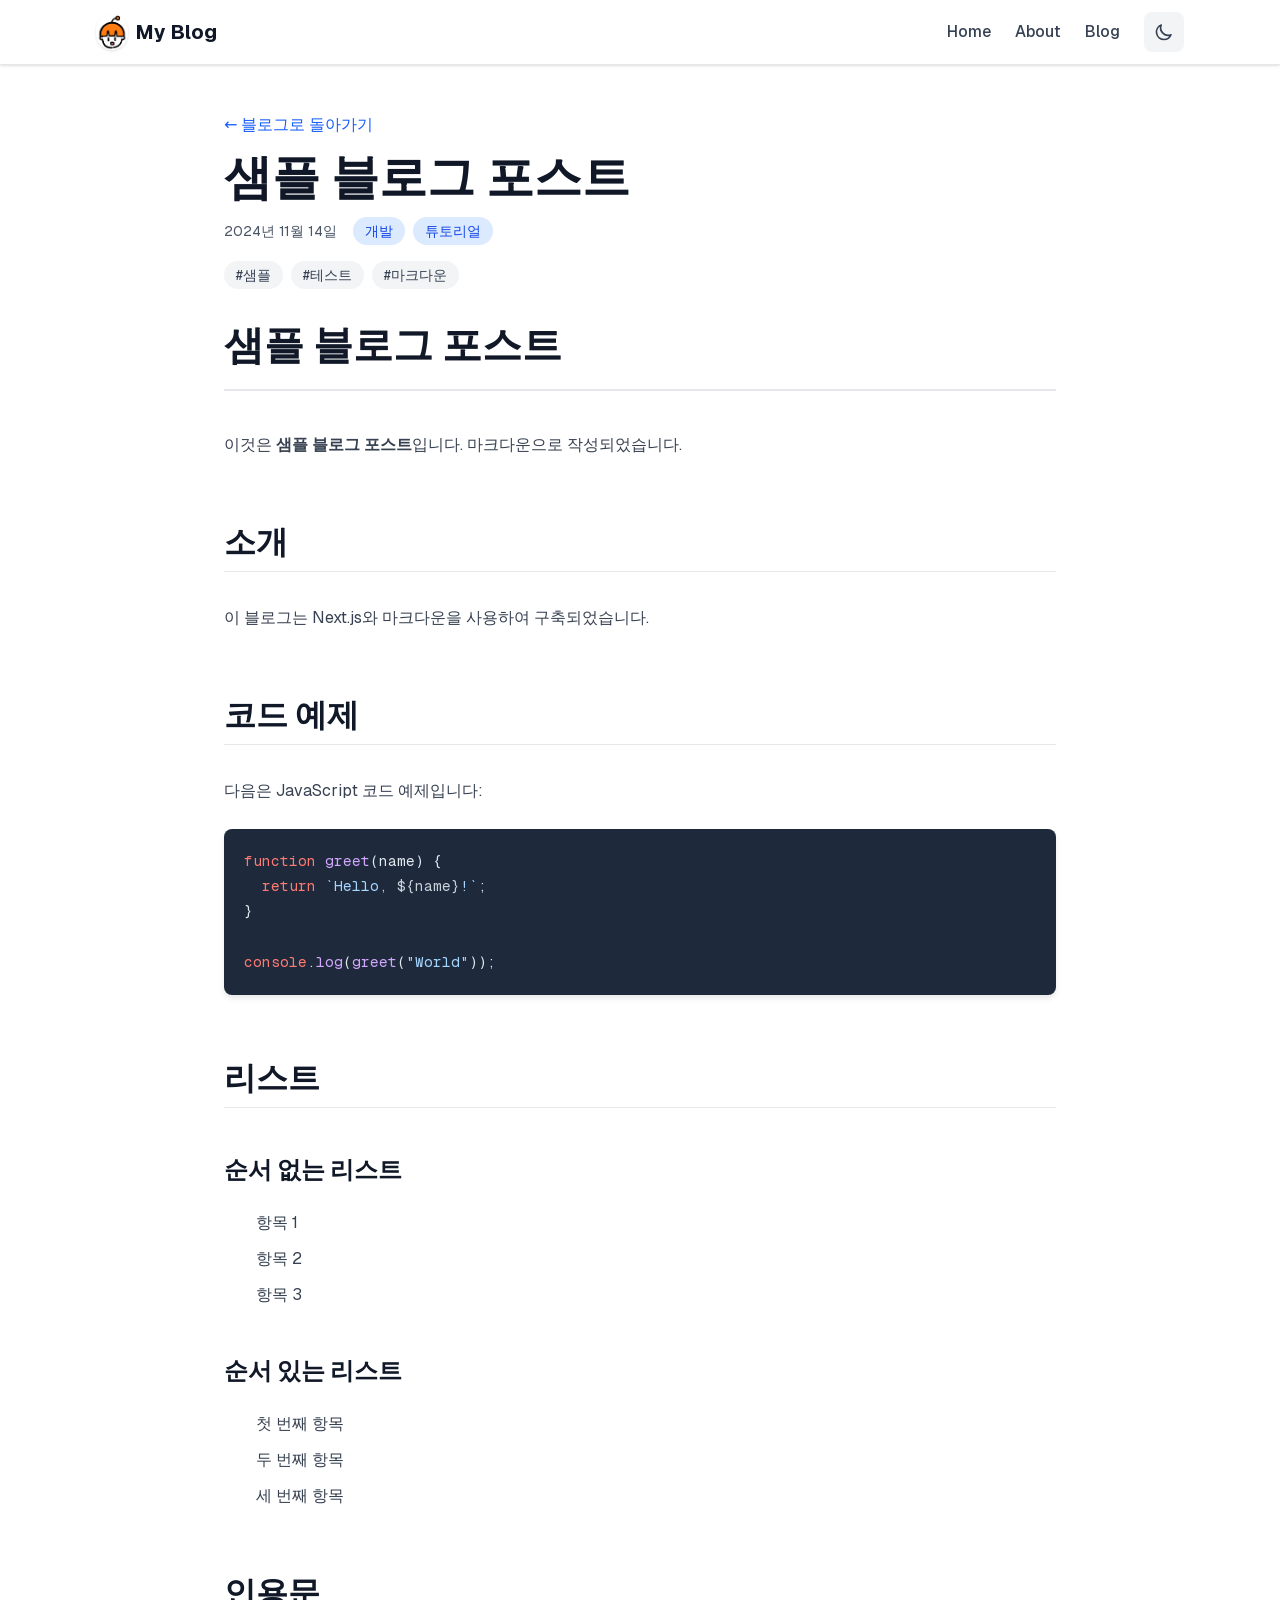
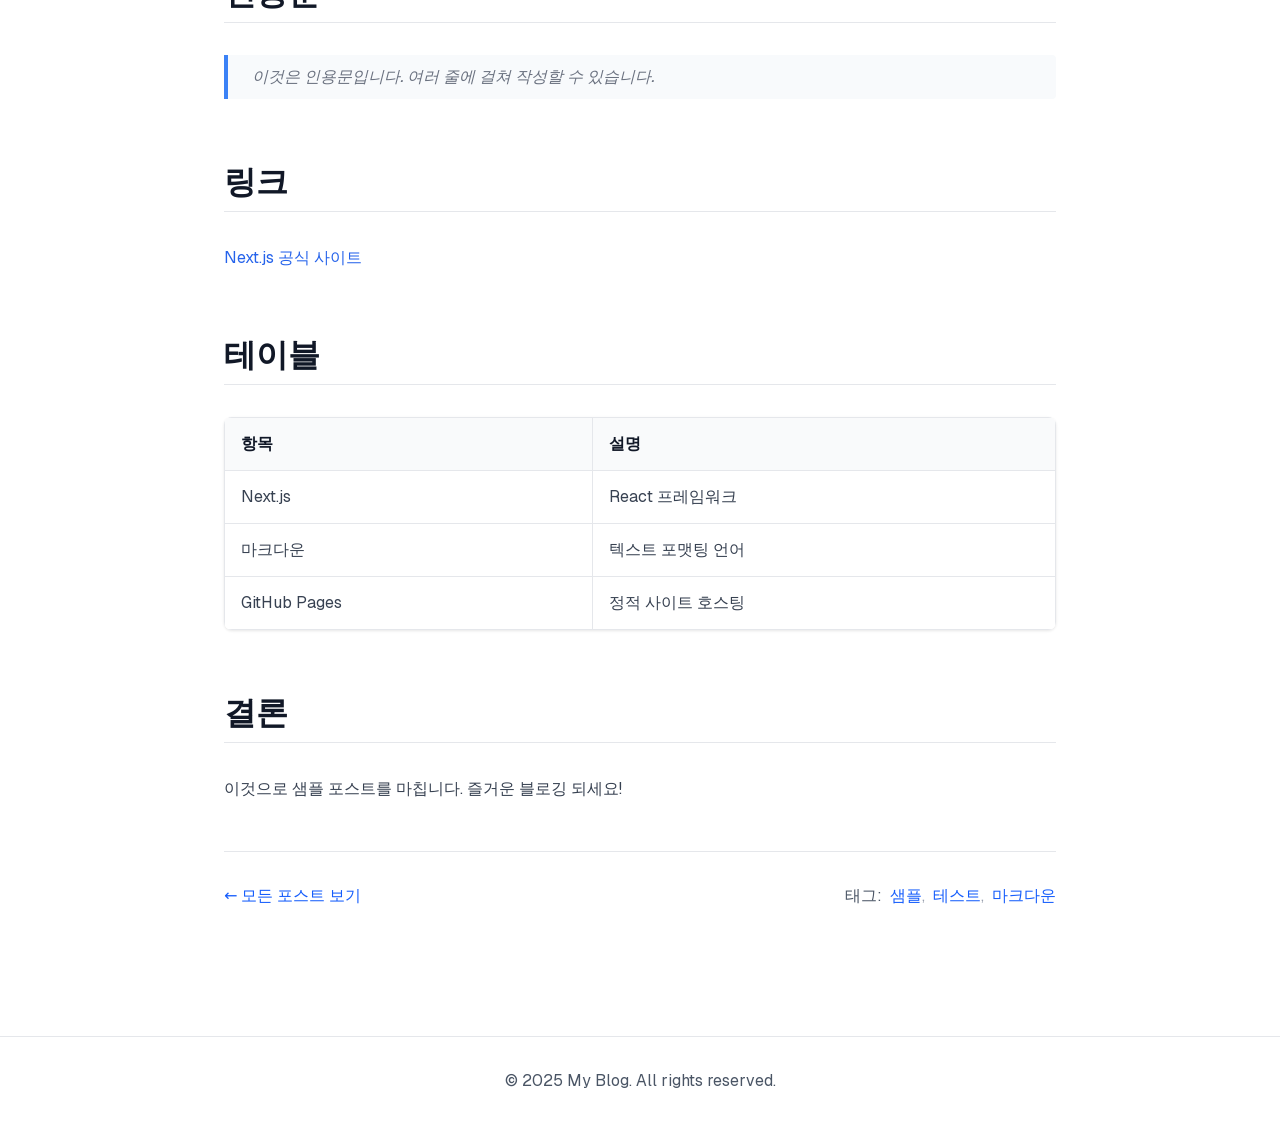
<file: blog/2024/11/sample-post.html>
<!DOCTYPE html><!--bCKIeWiuIyoXuDGfvsLHk--><html lang="ko"><head><meta charSet="utf-8"/><meta name="viewport" content="width=device-width, initial-scale=1"/><link rel="preload" href="/_next/static/media/797e433ab948586e-s.p.dbea232f.woff2" as="font" crossorigin="" type="font/woff2"/><link rel="preload" href="/_next/static/media/caa3a2e1cccd8315-s.p.853070df.woff2" as="font" crossorigin="" type="font/woff2"/><link rel="preload" as="image" href="/@blogicon.png"/><link rel="stylesheet" href="/_next/static/chunks/dbfde0a4238e2a84.css" data-precedence="next"/><link rel="preload" as="script" fetchPriority="low" href="/_next/static/chunks/945fab894dcb74b9.js"/><script src="/_next/static/chunks/639f220b70985d6f.js" async=""></script><script src="/_next/static/chunks/d160fcf6d6d155e0.js" async=""></script><script src="/_next/static/chunks/a4eeb46e07741350.js" async=""></script><script src="/_next/static/chunks/turbopack-965ae06c93e2b3fa.js" async=""></script><script src="/_next/static/chunks/31b14b5391bbab5e.js" async=""></script><script src="/_next/static/chunks/8d6caa86f87eeed8.js" async=""></script><script src="/_next/static/chunks/ff1a16fafef87110.js" async=""></script><script src="/_next/static/chunks/418c0203cb686280.js" async=""></script><meta name="next-size-adjust" content=""/><title>샘플 블로그 포스트 | My Blog</title><meta name="description" content="이것은 샘플 블로그 포스트입니다. 마크다운으로 작성되었습니다."/><link rel="shortcut icon" href="/@blogfavicon.png"/><link rel="icon" href="/favicon.ico?favicon.0b3bf435.ico" sizes="256x256" type="image/x-icon"/><link rel="icon" href="/@blogfavicon.png"/><link rel="apple-touch-icon" href="/@blogfavicon.png"/><script src="/_next/static/chunks/a6dad97d9634a72d.js" noModule=""></script></head><body class="geist_a71539c9-module__T19VSG__variable geist_mono_8d43a2aa-module__8Li5zG__variable antialiased bg-white dark:bg-slate-900 text-gray-900 dark:text-slate-100"><div hidden=""><!--$--><!--/$--></div><nav class="sticky top-0 z-50 bg-white/90 dark:bg-gray-900/90 backdrop-blur-md border-b border-gray-200 dark:border-gray-800 shadow-sm"><div class="max-w-6xl mx-auto px-4 sm:px-6 lg:px-8"><div class="flex justify-between items-center h-16"><a class="flex items-center gap-2 text-xl font-bold text-gray-900 dark:text-white hover:text-blue-600 dark:hover:text-blue-400 transition-colors duration-200" href="/"><img alt="블로그 대표 아이콘" width="32" height="32" decoding="async" data-nimg="1" class="rounded-full shadow-sm" style="color:transparent" src="/@blogicon.png"/>My Blog</a><div class="flex items-center space-x-6"><div class="hidden md:flex space-x-6"><a class="text-gray-700 dark:text-gray-300 hover:text-blue-600 dark:hover:text-blue-400 transition-colors duration-200 font-medium" href="/">Home</a><a class="text-gray-700 dark:text-gray-300 hover:text-blue-600 dark:hover:text-blue-400 transition-colors duration-200 font-medium" href="/about">About</a><a class="text-gray-700 dark:text-gray-300 hover:text-blue-600 dark:hover:text-blue-400 transition-colors duration-200 font-medium" href="/blog">Blog</a></div><button class="w-10 h-10 rounded-lg bg-gray-200 dark:bg-gray-800" aria-label="Toggle theme"><span class="sr-only">Toggle theme</span></button></div></div></div></nav><main class="min-h-screen"><article class="max-w-4xl mx-auto px-4 sm:px-6 lg:px-8 py-12"><header class="mb-8"><a class="text-blue-600 dark:text-blue-400 hover:underline mb-4 inline-block" href="/blog">← 블로그로 돌아가기</a><h1 class="text-4xl md:text-5xl font-bold text-gray-900 dark:text-white mb-4">샘플 블로그 포스트</h1><div class="flex flex-wrap items-center gap-4 text-sm text-gray-600 dark:text-gray-400"><time dateTime="2024-11-14T00:00:00.000Z">2024년 11월 14일</time><div class="flex gap-2"><a class="px-3 py-1 bg-blue-100 dark:bg-blue-900 text-blue-700 dark:text-blue-300 rounded-full hover:bg-blue-200 dark:hover:bg-blue-800 transition-colors" href="/blog?category=%EA%B0%9C%EB%B0%9C">개발</a><a class="px-3 py-1 bg-blue-100 dark:bg-blue-900 text-blue-700 dark:text-blue-300 rounded-full hover:bg-blue-200 dark:hover:bg-blue-800 transition-colors" href="/blog?category=%ED%8A%9C%ED%86%A0%EB%A6%AC%EC%96%BC">튜토리얼</a></div></div><div class="flex flex-wrap gap-2 mt-4"><a class="px-3 py-1 text-sm bg-gray-100 dark:bg-gray-800 text-gray-700 dark:text-gray-300 rounded-full hover:bg-blue-100 dark:hover:bg-blue-900 hover:text-blue-700 dark:hover:text-blue-300 transition-colors" href="/blog?tag=%EC%83%98%ED%94%8C">#<!-- -->샘플</a><a class="px-3 py-1 text-sm bg-gray-100 dark:bg-gray-800 text-gray-700 dark:text-gray-300 rounded-full hover:bg-blue-100 dark:hover:bg-blue-900 hover:text-blue-700 dark:hover:text-blue-300 transition-colors" href="/blog?tag=%ED%85%8C%EC%8A%A4%ED%8A%B8">#<!-- -->테스트</a><a class="px-3 py-1 text-sm bg-gray-100 dark:bg-gray-800 text-gray-700 dark:text-gray-300 rounded-full hover:bg-blue-100 dark:hover:bg-blue-900 hover:text-blue-700 dark:hover:text-blue-300 transition-colors" href="/blog?tag=%EB%A7%88%ED%81%AC%EB%8B%A4%EC%9A%B4">#<!-- -->마크다운</a></div></header><div class="prose prose-lg dark:prose-invert max-w-none "><h1>샘플 블로그 포스트</h1>
<p>이것은 <strong>샘플 블로그 포스트</strong>입니다. 마크다운으로 작성되었습니다.</p>
<h2>소개</h2>
<p>이 블로그는 Next.js와 마크다운을 사용하여 구축되었습니다.</p>
<h2>코드 예제</h2>
<p>다음은 JavaScript 코드 예제입니다:</p>
<pre><code class="language-javascript">function greet(name) {
  return `Hello, ${name}!`;
}

console.log(greet("World"));
</code></pre>
<h2>리스트</h2>
<h3>순서 없는 리스트</h3>
<ul>
<li>항목 1</li>
<li>항목 2</li>
<li>항목 3</li>
</ul>
<h3>순서 있는 리스트</h3>
<ol>
<li>첫 번째 항목</li>
<li>두 번째 항목</li>
<li>세 번째 항목</li>
</ol>
<h2>인용문</h2>
<blockquote>
<p>이것은 인용문입니다.
여러 줄에 걸쳐 작성할 수 있습니다.</p>
</blockquote>
<h2>링크</h2>
<p><a href="https://nextjs.org">Next.js 공식 사이트</a></p>
<h2>테이블</h2>
<table>
<thead>
<tr>
<th>항목</th>
<th>설명</th>
</tr>
</thead>
<tbody>
<tr>
<td>Next.js</td>
<td>React 프레임워크</td>
</tr>
<tr>
<td>마크다운</td>
<td>텍스트 포맷팅 언어</td>
</tr>
<tr>
<td>GitHub Pages</td>
<td>정적 사이트 호스팅</td>
</tr>
</tbody>
</table>
<h2>결론</h2>
<p>이것으로 샘플 포스트를 마칩니다. 즐거운 블로깅 되세요!</p>
</div><footer class="mt-12 pt-8 border-t border-gray-200 dark:border-gray-800"><div class="flex justify-between items-center"><a class="text-blue-600 dark:text-blue-400 hover:underline" href="/blog">← 모든 포스트 보기</a><div class="flex gap-2"><span class="text-gray-600 dark:text-gray-400">태그:</span><span><a class="text-blue-600 dark:text-blue-400 hover:underline" href="/blog?tag=%EC%83%98%ED%94%8C">샘플</a><span class="text-gray-400">, </span></span><span><a class="text-blue-600 dark:text-blue-400 hover:underline" href="/blog?tag=%ED%85%8C%EC%8A%A4%ED%8A%B8">테스트</a><span class="text-gray-400">, </span></span><span><a class="text-blue-600 dark:text-blue-400 hover:underline" href="/blog?tag=%EB%A7%88%ED%81%AC%EB%8B%A4%EC%9A%B4">마크다운</a></span></div></div></footer></article><!--$--><!--/$--></main><footer class="border-t border-gray-200 dark:border-gray-800 mt-20"><div class="max-w-6xl mx-auto px-4 sm:px-6 lg:px-8 py-8"><p class="text-center text-gray-600 dark:text-gray-400">© <!-- -->2025<!-- --> My Blog. All rights reserved.</p></div></footer><script src="/_next/static/chunks/945fab894dcb74b9.js" id="_R_" async=""></script><script>(self.__next_f=self.__next_f||[]).push([0])</script><script>self.__next_f.push([1,"1:\"$Sreact.fragment\"\n2:I[22016,[\"/_next/static/chunks/31b14b5391bbab5e.js\",\"/_next/static/chunks/8d6caa86f87eeed8.js\"],\"\"]\n3:I[5500,[\"/_next/static/chunks/31b14b5391bbab5e.js\"],\"Image\"]\n4:I[62474,[\"/_next/static/chunks/31b14b5391bbab5e.js\"],\"default\"]\n5:I[39756,[\"/_next/static/chunks/ff1a16fafef87110.js\",\"/_next/static/chunks/418c0203cb686280.js\"],\"default\"]\n6:I[37457,[\"/_next/static/chunks/ff1a16fafef87110.js\",\"/_next/static/chunks/418c0203cb686280.js\"],\"default\"]\nb:I[68027,[],\"default\"]\n:HL[\"/_next/static/chunks/dbfde0a4238e2a84.css\",\"style\"]\n:HL[\"/_next/static/media/797e433ab948586e-s.p.dbea232f.woff2\",\"font\",{\"crossOrigin\":\"\",\"type\":\"font/woff2\"}]\n:HL[\"/_next/static/media/caa3a2e1cccd8315-s.p.853070df.woff2\",\"font\",{\"crossOrigin\":\"\",\"type\":\"font/woff2\"}]\n"])</script><script>self.__next_f.push([1,"0:{\"P\":null,\"b\":\"bCKIeWiuIyoXuDGfvsLHk\",\"c\":[\"\",\"blog\",\"2024\",\"11\",\"sample-post\"],\"q\":\"\",\"i\":false,\"f\":[[[\"\",{\"children\":[\"blog\",{\"children\":[[\"year\",\"2024\",\"d\"],{\"children\":[[\"month\",\"11\",\"d\"],{\"children\":[[\"slug\",\"sample-post\",\"d\"],{\"children\":[\"__PAGE__\",{}]}]}]}]}]},\"$undefined\",\"$undefined\",true],[[\"$\",\"$1\",\"c\",{\"children\":[[[\"$\",\"link\",\"0\",{\"rel\":\"stylesheet\",\"href\":\"/_next/static/chunks/dbfde0a4238e2a84.css\",\"precedence\":\"next\",\"crossOrigin\":\"$undefined\",\"nonce\":\"$undefined\"}],[\"$\",\"script\",\"script-0\",{\"src\":\"/_next/static/chunks/31b14b5391bbab5e.js\",\"async\":true,\"nonce\":\"$undefined\"}]],[\"$\",\"html\",null,{\"lang\":\"ko\",\"children\":[\"$\",\"body\",null,{\"className\":\"geist_a71539c9-module__T19VSG__variable geist_mono_8d43a2aa-module__8Li5zG__variable antialiased bg-white dark:bg-slate-900 text-gray-900 dark:text-slate-100\",\"children\":[[\"$\",\"nav\",null,{\"className\":\"sticky top-0 z-50 bg-white/90 dark:bg-gray-900/90 backdrop-blur-md border-b border-gray-200 dark:border-gray-800 shadow-sm\",\"children\":[\"$\",\"div\",null,{\"className\":\"max-w-6xl mx-auto px-4 sm:px-6 lg:px-8\",\"children\":[\"$\",\"div\",null,{\"className\":\"flex justify-between items-center h-16\",\"children\":[[\"$\",\"$L2\",null,{\"href\":\"/\",\"className\":\"flex items-center gap-2 text-xl font-bold text-gray-900 dark:text-white hover:text-blue-600 dark:hover:text-blue-400 transition-colors duration-200\",\"children\":[[\"$\",\"$L3\",null,{\"src\":\"/@blogicon.png\",\"alt\":\"블로그 대표 아이콘\",\"width\":32,\"height\":32,\"className\":\"rounded-full shadow-sm\",\"priority\":true}],\"My Blog\"]}],[\"$\",\"div\",null,{\"className\":\"flex items-center space-x-6\",\"children\":[[\"$\",\"div\",null,{\"className\":\"hidden md:flex space-x-6\",\"children\":[[\"$\",\"$L2\",null,{\"href\":\"/\",\"className\":\"text-gray-700 dark:text-gray-300 hover:text-blue-600 dark:hover:text-blue-400 transition-colors duration-200 font-medium\",\"children\":\"Home\"}],[\"$\",\"$L2\",null,{\"href\":\"/about\",\"className\":\"text-gray-700 dark:text-gray-300 hover:text-blue-600 dark:hover:text-blue-400 transition-colors duration-200 font-medium\",\"children\":\"About\"}],[\"$\",\"$L2\",null,{\"href\":\"/blog\",\"className\":\"text-gray-700 dark:text-gray-300 hover:text-blue-600 dark:hover:text-blue-400 transition-colors duration-200 font-medium\",\"children\":\"Blog\"}]]}],[\"$\",\"$L4\",null,{}]]}]]}]}]}],[\"$\",\"main\",null,{\"className\":\"min-h-screen\",\"children\":[\"$\",\"$L5\",null,{\"parallelRouterKey\":\"children\",\"error\":\"$undefined\",\"errorStyles\":\"$undefined\",\"errorScripts\":\"$undefined\",\"template\":[\"$\",\"$L6\",null,{}],\"templateStyles\":\"$undefined\",\"templateScripts\":\"$undefined\",\"notFound\":[[[\"$\",\"title\",null,{\"children\":\"404: This page could not be found.\"}],[\"$\",\"div\",null,{\"style\":{\"fontFamily\":\"system-ui,\\\"Segoe UI\\\",Roboto,Helvetica,Arial,sans-serif,\\\"Apple Color Emoji\\\",\\\"Segoe UI Emoji\\\"\",\"height\":\"100vh\",\"textAlign\":\"center\",\"display\":\"flex\",\"flexDirection\":\"column\",\"alignItems\":\"center\",\"justifyContent\":\"center\"},\"children\":[\"$\",\"div\",null,{\"children\":[[\"$\",\"style\",null,{\"dangerouslySetInnerHTML\":{\"__html\":\"body{color:#000;background:#fff;margin:0}.next-error-h1{border-right:1px solid rgba(0,0,0,.3)}@media (prefers-color-scheme:dark){body{color:#fff;background:#000}.next-error-h1{border-right:1px solid rgba(255,255,255,.3)}}\"}}],[\"$\",\"h1\",null,{\"className\":\"next-error-h1\",\"style\":{\"display\":\"inline-block\",\"margin\":\"0 20px 0 0\",\"padding\":\"0 23px 0 0\",\"fontSize\":24,\"fontWeight\":500,\"verticalAlign\":\"top\",\"lineHeight\":\"49px\"},\"children\":404}],[\"$\",\"div\",null,{\"style\":{\"display\":\"inline-block\"},\"children\":[\"$\",\"h2\",null,{\"style\":{\"fontSize\":14,\"fontWeight\":400,\"lineHeight\":\"49px\",\"margin\":0},\"children\":\"This page could not be found.\"}]}]]}]}]],[]],\"forbidden\":\"$undefined\",\"unauthorized\":\"$undefined\"}]}],[\"$\",\"footer\",null,{\"className\":\"border-t border-gray-200 dark:border-gray-800 mt-20\",\"children\":[\"$\",\"div\",null,{\"className\":\"max-w-6xl mx-auto px-4 sm:px-6 lg:px-8 py-8\",\"children\":[\"$\",\"p\",null,{\"className\":\"text-center text-gray-600 dark:text-gray-400\",\"children\":[\"© \",2025,\" My Blog. All rights reserved.\"]}]}]}]]}]}]]}],{\"children\":[[\"$\",\"$1\",\"c\",{\"children\":[null,[\"$\",\"$L5\",null,{\"parallelRouterKey\":\"children\",\"error\":\"$undefined\",\"errorStyles\":\"$undefined\",\"errorScripts\":\"$undefined\",\"template\":[\"$\",\"$L6\",null,{}],\"templateStyles\":\"$undefined\",\"templateScripts\":\"$undefined\",\"notFound\":\"$undefined\",\"forbidden\":\"$undefined\",\"unauthorized\":\"$undefined\"}]]}],{\"children\":[[\"$\",\"$1\",\"c\",{\"children\":[null,[\"$\",\"$L5\",null,{\"parallelRouterKey\":\"children\",\"error\":\"$undefined\",\"errorStyles\":\"$undefined\",\"errorScripts\":\"$undefined\",\"template\":[\"$\",\"$L6\",null,{}],\"templateStyles\":\"$undefined\",\"templateScripts\":\"$undefined\",\"notFound\":\"$undefined\",\"forbidden\":\"$undefined\",\"unauthorized\":\"$undefined\"}]]}],{\"children\":[[\"$\",\"$1\",\"c\",{\"children\":[null,\"$L7\"]}],{\"children\":[\"$L8\",{\"children\":[\"$L9\",{},null,false,false]},null,false,false]},null,false,false]},null,false,false]},null,false,false]},null,false,false],\"$La\",false]],\"m\":\"$undefined\",\"G\":[\"$b\",[]],\"S\":true}\n"])</script><script>self.__next_f.push([1,"d:I[97367,[\"/_next/static/chunks/ff1a16fafef87110.js\",\"/_next/static/chunks/418c0203cb686280.js\"],\"OutletBoundary\"]\ne:\"$Sreact.suspense\"\n10:I[97367,[\"/_next/static/chunks/ff1a16fafef87110.js\",\"/_next/static/chunks/418c0203cb686280.js\"],\"ViewportBoundary\"]\n12:I[97367,[\"/_next/static/chunks/ff1a16fafef87110.js\",\"/_next/static/chunks/418c0203cb686280.js\"],\"MetadataBoundary\"]\n7:[\"$\",\"$L5\",null,{\"parallelRouterKey\":\"children\",\"error\":\"$undefined\",\"errorStyles\":\"$undefined\",\"errorScripts\":\"$undefined\",\"template\":[\"$\",\"$L6\",null,{}],\"templateStyles\":\"$undefined\",\"templateScripts\":\"$undefined\",\"notFound\":\"$undefined\",\"forbidden\":\"$undefined\",\"unauthorized\":\"$undefined\"}]\n8:[\"$\",\"$1\",\"c\",{\"children\":[null,[\"$\",\"$L5\",null,{\"parallelRouterKey\":\"children\",\"error\":\"$undefined\",\"errorStyles\":\"$undefined\",\"errorScripts\":\"$undefined\",\"template\":[\"$\",\"$L6\",null,{}],\"templateStyles\":\"$undefined\",\"templateScripts\":\"$undefined\",\"notFound\":\"$undefined\",\"forbidden\":\"$undefined\",\"unauthorized\":\"$undefined\"}]]}]\n9:[\"$\",\"$1\",\"c\",{\"children\":[\"$Lc\",[[\"$\",\"script\",\"script-0\",{\"src\":\"/_next/static/chunks/8d6caa86f87eeed8.js\",\"async\":true,\"nonce\":\"$undefined\"}]],[\"$\",\"$Ld\",null,{\"children\":[\"$\",\"$e\",null,{\"name\":\"Next.MetadataOutlet\",\"children\":\"$@f\"}]}]]}]\na:[\"$\",\"$1\",\"h\",{\"children\":[null,[\"$\",\"$L10\",null,{\"children\":\"$@11\"}],[\"$\",\"div\",null,{\"hidden\":true,\"children\":[\"$\",\"$L12\",null,{\"children\":[\"$\",\"$e\",null,{\"name\":\"Next.Metadata\",\"children\":\"$@13\"}]}]}],[\"$\",\"meta\",null,{\"name\":\"next-size-adjust\",\"content\":\"\"}]]}]\n"])</script><script>self.__next_f.push([1,"14:I[19486,[\"/_next/static/chunks/31b14b5391bbab5e.js\",\"/_next/static/chunks/8d6caa86f87eeed8.js\"],\"default\"]\n"])</script><script>self.__next_f.push([1,"c:[\"$\",\"article\",null,{\"className\":\"max-w-4xl mx-auto px-4 sm:px-6 lg:px-8 py-12\",\"children\":[[\"$\",\"header\",null,{\"className\":\"mb-8\",\"children\":[[\"$\",\"$L2\",null,{\"href\":\"/blog\",\"className\":\"text-blue-600 dark:text-blue-400 hover:underline mb-4 inline-block\",\"children\":\"← 블로그로 돌아가기\"}],[\"$\",\"h1\",null,{\"className\":\"text-4xl md:text-5xl font-bold text-gray-900 dark:text-white mb-4\",\"children\":\"샘플 블로그 포스트\"}],[\"$\",\"div\",null,{\"className\":\"flex flex-wrap items-center gap-4 text-sm text-gray-600 dark:text-gray-400\",\"children\":[[\"$\",\"time\",null,{\"dateTime\":\"2024-11-14T00:00:00.000Z\",\"children\":\"2024년 11월 14일\"}],[\"$\",\"div\",null,{\"className\":\"flex gap-2\",\"children\":[[\"$\",\"$L2\",\"개발\",{\"href\":\"/blog?category=%EA%B0%9C%EB%B0%9C\",\"className\":\"px-3 py-1 bg-blue-100 dark:bg-blue-900 text-blue-700 dark:text-blue-300 rounded-full hover:bg-blue-200 dark:hover:bg-blue-800 transition-colors\",\"children\":\"개발\"}],[\"$\",\"$L2\",\"튜토리얼\",{\"href\":\"/blog?category=%ED%8A%9C%ED%86%A0%EB%A6%AC%EC%96%BC\",\"className\":\"px-3 py-1 bg-blue-100 dark:bg-blue-900 text-blue-700 dark:text-blue-300 rounded-full hover:bg-blue-200 dark:hover:bg-blue-800 transition-colors\",\"children\":\"튜토리얼\"}]]}]]}],[\"$\",\"div\",null,{\"className\":\"flex flex-wrap gap-2 mt-4\",\"children\":[[\"$\",\"$L2\",\"샘플\",{\"href\":\"/blog?tag=%EC%83%98%ED%94%8C\",\"className\":\"px-3 py-1 text-sm bg-gray-100 dark:bg-gray-800 text-gray-700 dark:text-gray-300 rounded-full hover:bg-blue-100 dark:hover:bg-blue-900 hover:text-blue-700 dark:hover:text-blue-300 transition-colors\",\"children\":[\"#\",\"샘플\"]}],[\"$\",\"$L2\",\"테스트\",{\"href\":\"/blog?tag=%ED%85%8C%EC%8A%A4%ED%8A%B8\",\"className\":\"px-3 py-1 text-sm bg-gray-100 dark:bg-gray-800 text-gray-700 dark:text-gray-300 rounded-full hover:bg-blue-100 dark:hover:bg-blue-900 hover:text-blue-700 dark:hover:text-blue-300 transition-colors\",\"children\":[\"#\",\"테스트\"]}],[\"$\",\"$L2\",\"마크다운\",{\"href\":\"/blog?tag=%EB%A7%88%ED%81%AC%EB%8B%A4%EC%9A%B4\",\"className\":\"px-3 py-1 text-sm bg-gray-100 dark:bg-gray-800 text-gray-700 dark:text-gray-300 rounded-full hover:bg-blue-100 dark:hover:bg-blue-900 hover:text-blue-700 dark:hover:text-blue-300 transition-colors\",\"children\":[\"#\",\"마크다운\"]}]]}]]}],[\"$\",\"$L14\",null,{\"content\":\"\u003ch1\u003e샘플 블로그 포스트\u003c/h1\u003e\\n\u003cp\u003e이것은 \u003cstrong\u003e샘플 블로그 포스트\u003c/strong\u003e입니다. 마크다운으로 작성되었습니다.\u003c/p\u003e\\n\u003ch2\u003e소개\u003c/h2\u003e\\n\u003cp\u003e이 블로그는 Next.js와 마크다운을 사용하여 구축되었습니다.\u003c/p\u003e\\n\u003ch2\u003e코드 예제\u003c/h2\u003e\\n\u003cp\u003e다음은 JavaScript 코드 예제입니다:\u003c/p\u003e\\n\u003cpre\u003e\u003ccode class=\\\"language-javascript\\\"\u003efunction greet(name) {\\r\\n  return `Hello, ${name}!`;\\r\\n}\\r\\n\\r\\nconsole.log(greet(\\\"World\\\"));\\n\u003c/code\u003e\u003c/pre\u003e\\n\u003ch2\u003e리스트\u003c/h2\u003e\\n\u003ch3\u003e순서 없는 리스트\u003c/h3\u003e\\n\u003cul\u003e\\n\u003cli\u003e항목 1\u003c/li\u003e\\n\u003cli\u003e항목 2\u003c/li\u003e\\n\u003cli\u003e항목 3\u003c/li\u003e\\n\u003c/ul\u003e\\n\u003ch3\u003e순서 있는 리스트\u003c/h3\u003e\\n\u003col\u003e\\n\u003cli\u003e첫 번째 항목\u003c/li\u003e\\n\u003cli\u003e두 번째 항목\u003c/li\u003e\\n\u003cli\u003e세 번째 항목\u003c/li\u003e\\n\u003c/ol\u003e\\n\u003ch2\u003e인용문\u003c/h2\u003e\\n\u003cblockquote\u003e\\n\u003cp\u003e이것은 인용문입니다.\\r\\n여러 줄에 걸쳐 작성할 수 있습니다.\u003c/p\u003e\\n\u003c/blockquote\u003e\\n\u003ch2\u003e링크\u003c/h2\u003e\\n\u003cp\u003e\u003ca href=\\\"https://nextjs.org\\\"\u003eNext.js 공식 사이트\u003c/a\u003e\u003c/p\u003e\\n\u003ch2\u003e테이블\u003c/h2\u003e\\n\u003ctable\u003e\\n\u003cthead\u003e\\n\u003ctr\u003e\\n\u003cth\u003e항목\u003c/th\u003e\\n\u003cth\u003e설명\u003c/th\u003e\\n\u003c/tr\u003e\\n\u003c/thead\u003e\\n\u003ctbody\u003e\\n\u003ctr\u003e\\n\u003ctd\u003eNext.js\u003c/td\u003e\\n\u003ctd\u003eReact 프레임워크\u003c/td\u003e\\n\u003c/tr\u003e\\n\u003ctr\u003e\\n\u003ctd\u003e마크다운\u003c/td\u003e\\n\u003ctd\u003e텍스트 포맷팅 언어\u003c/td\u003e\\n\u003c/tr\u003e\\n\u003ctr\u003e\\n\u003ctd\u003eGitHub Pages\u003c/td\u003e\\n\u003ctd\u003e정적 사이트 호스팅\u003c/td\u003e\\n\u003c/tr\u003e\\n\u003c/tbody\u003e\\n\u003c/table\u003e\\n\u003ch2\u003e결론\u003c/h2\u003e\\n\u003cp\u003e이것으로 샘플 포스트를 마칩니다. 즐거운 블로깅 되세요!\u003c/p\u003e\\n\"}],[\"$\",\"footer\",null,{\"className\":\"mt-12 pt-8 border-t border-gray-200 dark:border-gray-800\",\"children\":[\"$\",\"div\",null,{\"className\":\"flex justify-between items-center\",\"children\":[[\"$\",\"$L2\",null,{\"href\":\"/blog\",\"className\":\"text-blue-600 dark:text-blue-400 hover:underline\",\"children\":\"← 모든 포스트 보기\"}],[\"$\",\"div\",null,{\"className\":\"flex gap-2\",\"children\":[[\"$\",\"span\",null,{\"className\":\"text-gray-600 dark:text-gray-400\",\"children\":\"태그:\"}],[[\"$\",\"span\",\"샘플\",{\"children\":[[\"$\",\"$L2\",null,{\"href\":\"/blog?tag=%EC%83%98%ED%94%8C\",\"className\":\"text-blue-600 dark:text-blue-400 hover:underline\",\"children\":\"샘플\"}],[\"$\",\"span\",null,{\"className\":\"text-gray-400\",\"children\":\", \"}]]}],\"$L15\",\"$L16\"]]}]]}]}]]}]\n"])</script><script>self.__next_f.push([1,"15:[\"$\",\"span\",\"테스트\",{\"children\":[[\"$\",\"$L2\",null,{\"href\":\"/blog?tag=%ED%85%8C%EC%8A%A4%ED%8A%B8\",\"className\":\"text-blue-600 dark:text-blue-400 hover:underline\",\"children\":\"테스트\"}],[\"$\",\"span\",null,{\"className\":\"text-gray-400\",\"children\":\", \"}]]}]\n16:[\"$\",\"span\",\"마크다운\",{\"children\":[[\"$\",\"$L2\",null,{\"href\":\"/blog?tag=%EB%A7%88%ED%81%AC%EB%8B%A4%EC%9A%B4\",\"className\":\"text-blue-600 dark:text-blue-400 hover:underline\",\"children\":\"마크다운\"}],false]}]\n"])</script><script>self.__next_f.push([1,"11:[[\"$\",\"meta\",\"0\",{\"charSet\":\"utf-8\"}],[\"$\",\"meta\",\"1\",{\"name\":\"viewport\",\"content\":\"width=device-width, initial-scale=1\"}]]\n"])</script><script>self.__next_f.push([1,"17:I[27201,[\"/_next/static/chunks/ff1a16fafef87110.js\",\"/_next/static/chunks/418c0203cb686280.js\"],\"IconMark\"]\n13:[[\"$\",\"title\",\"0\",{\"children\":\"샘플 블로그 포스트 | My Blog\"}],[\"$\",\"meta\",\"1\",{\"name\":\"description\",\"content\":\"이것은 샘플 블로그 포스트입니다. 마크다운으로 작성되었습니다.\"}],[\"$\",\"link\",\"2\",{\"rel\":\"shortcut icon\",\"href\":\"/@blogfavicon.png\"}],[\"$\",\"link\",\"3\",{\"rel\":\"icon\",\"href\":\"/favicon.ico?favicon.0b3bf435.ico\",\"sizes\":\"256x256\",\"type\":\"image/x-icon\"}],[\"$\",\"link\",\"4\",{\"rel\":\"icon\",\"href\":\"/@blogfavicon.png\"}],[\"$\",\"link\",\"5\",{\"rel\":\"apple-touch-icon\",\"href\":\"/@blogfavicon.png\"}],[\"$\",\"$L17\",\"6\",{}]]\nf:null\n"])</script></body></html>
</file>
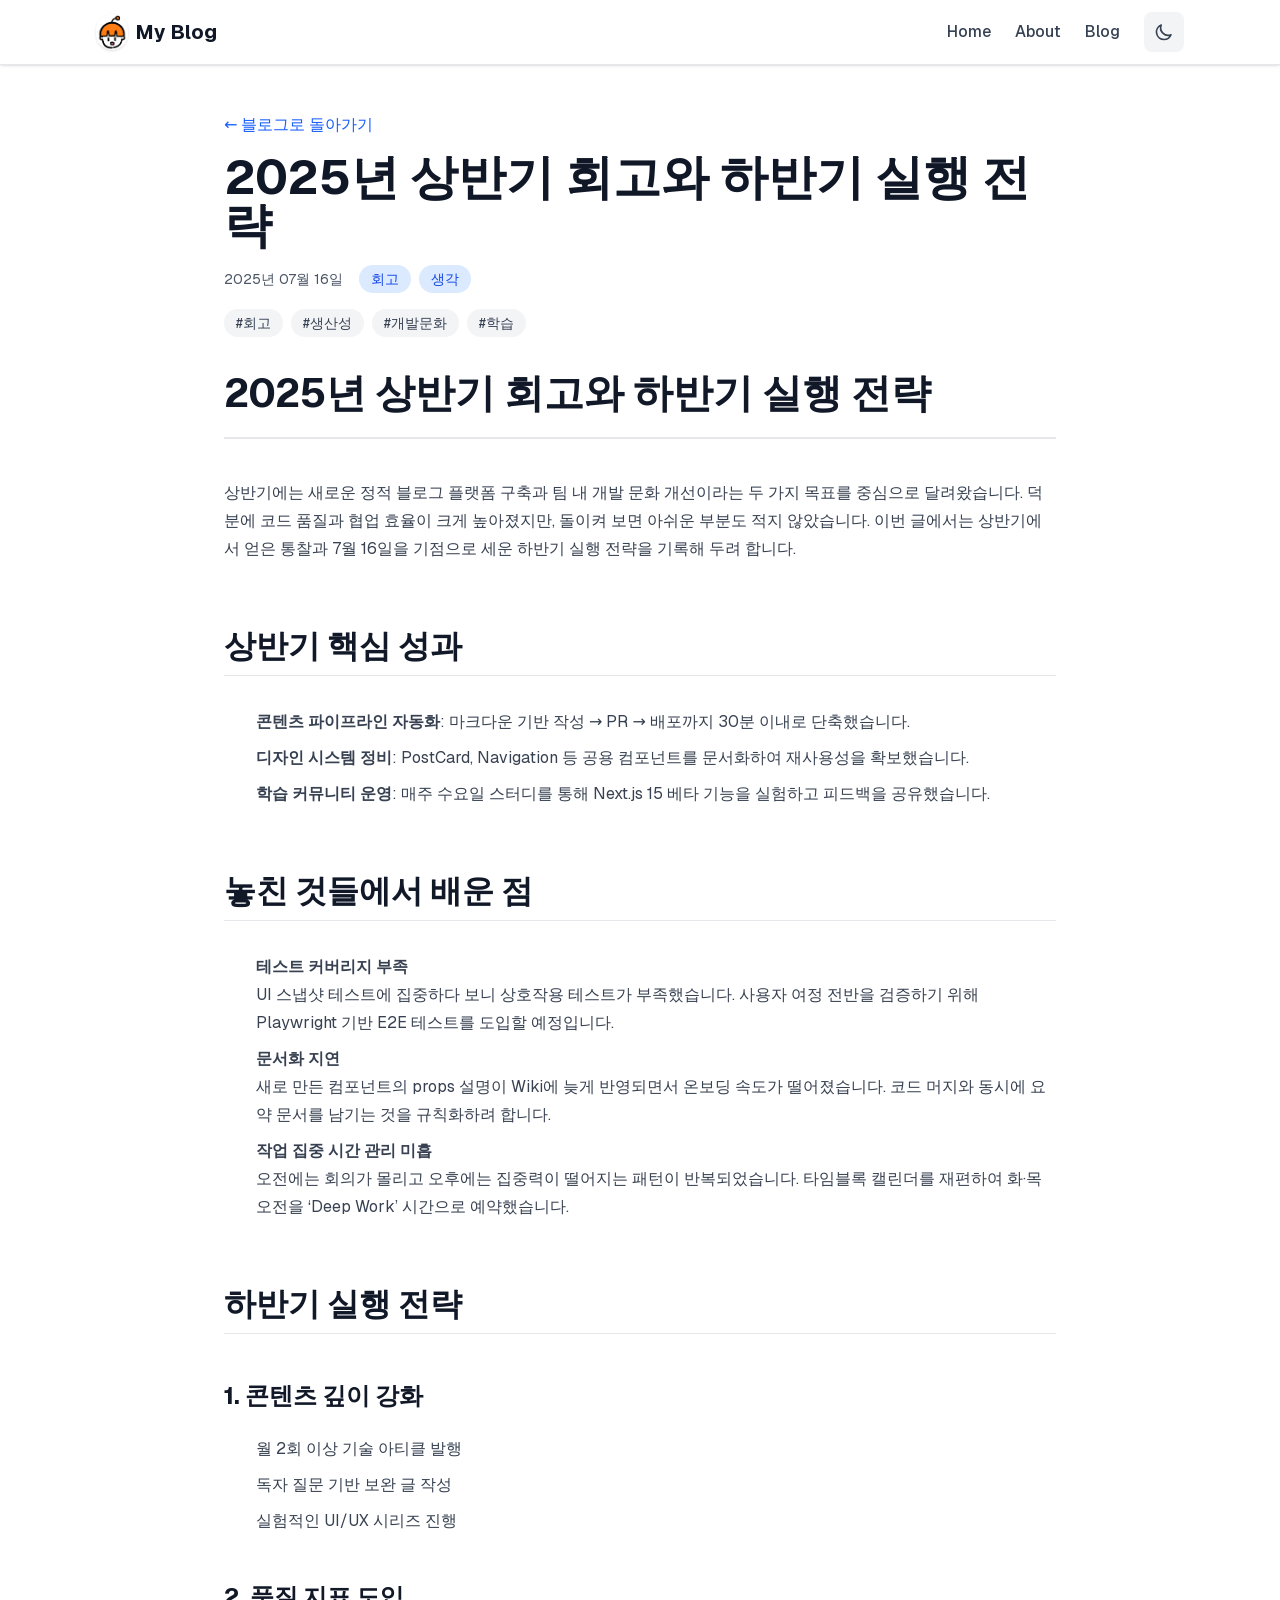
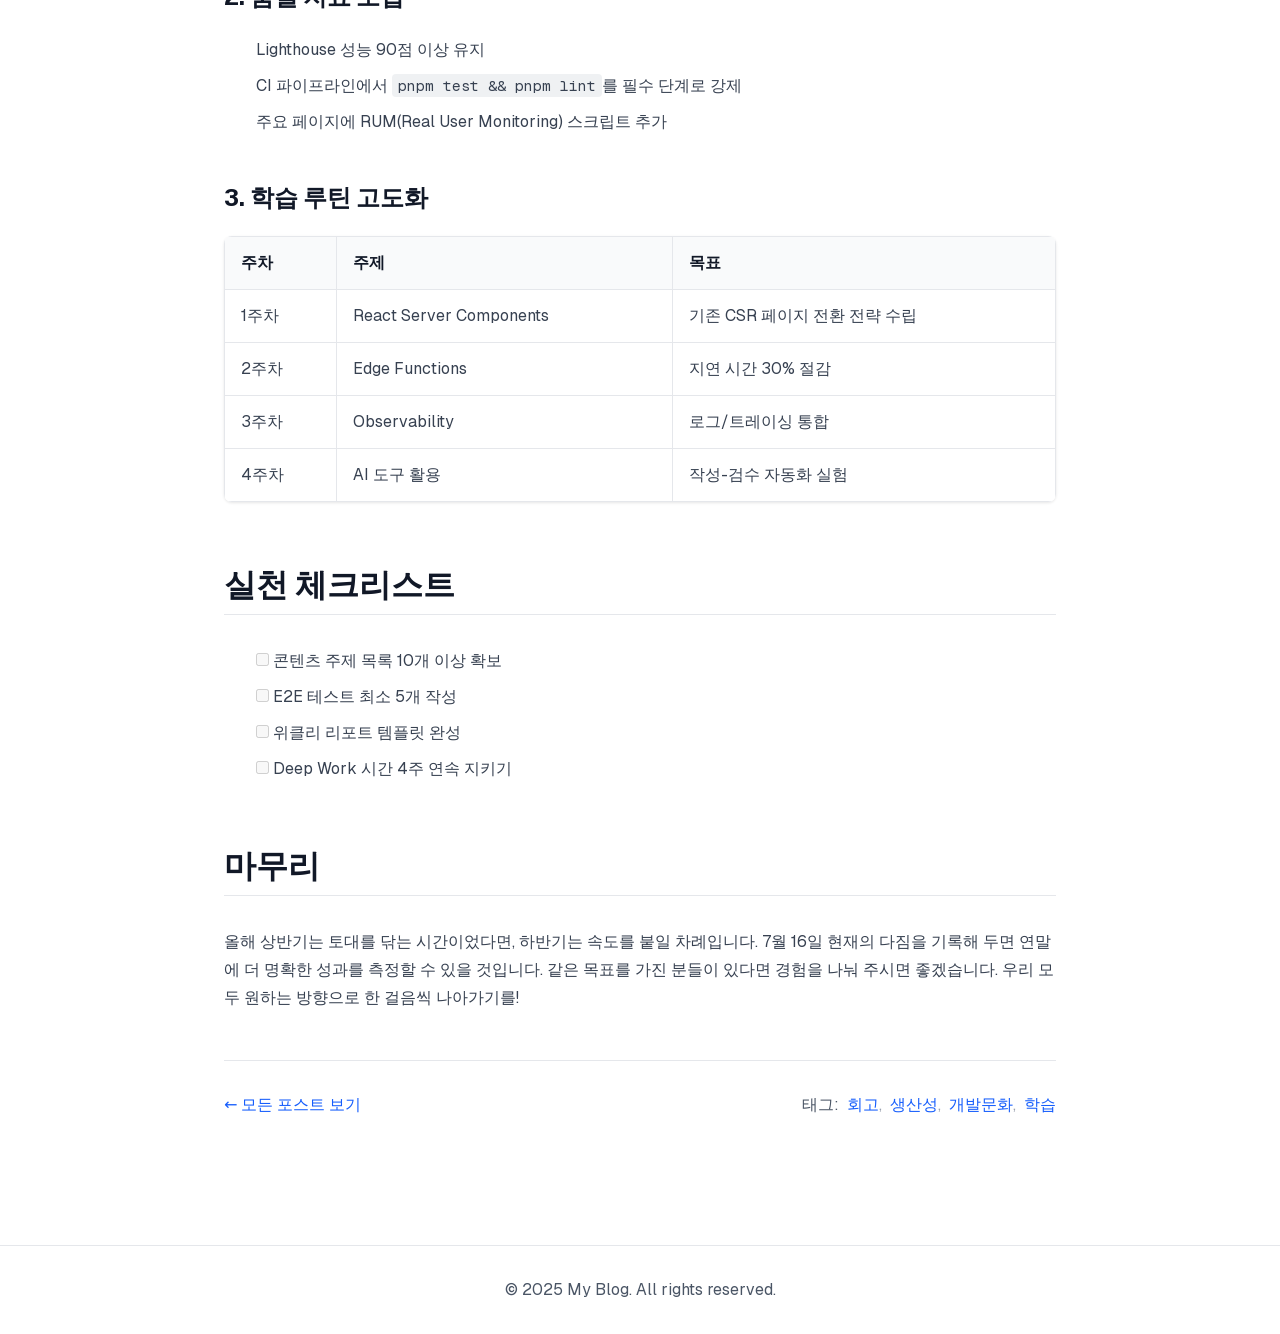
<file: blog/2025/07/mid-year-reflections.html>
<!DOCTYPE html><!--bCKIeWiuIyoXuDGfvsLHk--><html lang="ko"><head><meta charSet="utf-8"/><meta name="viewport" content="width=device-width, initial-scale=1"/><link rel="preload" href="/_next/static/media/797e433ab948586e-s.p.dbea232f.woff2" as="font" crossorigin="" type="font/woff2"/><link rel="preload" href="/_next/static/media/caa3a2e1cccd8315-s.p.853070df.woff2" as="font" crossorigin="" type="font/woff2"/><link rel="preload" as="image" href="/@blogicon.png"/><link rel="stylesheet" href="/_next/static/chunks/dbfde0a4238e2a84.css" data-precedence="next"/><link rel="preload" as="script" fetchPriority="low" href="/_next/static/chunks/945fab894dcb74b9.js"/><script src="/_next/static/chunks/639f220b70985d6f.js" async=""></script><script src="/_next/static/chunks/d160fcf6d6d155e0.js" async=""></script><script src="/_next/static/chunks/a4eeb46e07741350.js" async=""></script><script src="/_next/static/chunks/turbopack-965ae06c93e2b3fa.js" async=""></script><script src="/_next/static/chunks/31b14b5391bbab5e.js" async=""></script><script src="/_next/static/chunks/8d6caa86f87eeed8.js" async=""></script><script src="/_next/static/chunks/ff1a16fafef87110.js" async=""></script><script src="/_next/static/chunks/418c0203cb686280.js" async=""></script><meta name="next-size-adjust" content=""/><title>2025년 상반기 회고와 하반기 실행 전략 | My Blog</title><meta name="description" content="상반기 동안 진행한 프로젝트에서 배운 점과 하반기에 집중할 실행 전략을 정리했습니다."/><link rel="shortcut icon" href="/@blogfavicon.png"/><link rel="icon" href="/favicon.ico?favicon.0b3bf435.ico" sizes="256x256" type="image/x-icon"/><link rel="icon" href="/@blogfavicon.png"/><link rel="apple-touch-icon" href="/@blogfavicon.png"/><script src="/_next/static/chunks/a6dad97d9634a72d.js" noModule=""></script></head><body class="geist_a71539c9-module__T19VSG__variable geist_mono_8d43a2aa-module__8Li5zG__variable antialiased bg-white dark:bg-slate-900 text-gray-900 dark:text-slate-100"><div hidden=""><!--$--><!--/$--></div><nav class="sticky top-0 z-50 bg-white/90 dark:bg-gray-900/90 backdrop-blur-md border-b border-gray-200 dark:border-gray-800 shadow-sm"><div class="max-w-6xl mx-auto px-4 sm:px-6 lg:px-8"><div class="flex justify-between items-center h-16"><a class="flex items-center gap-2 text-xl font-bold text-gray-900 dark:text-white hover:text-blue-600 dark:hover:text-blue-400 transition-colors duration-200" href="/"><img alt="블로그 대표 아이콘" width="32" height="32" decoding="async" data-nimg="1" class="rounded-full shadow-sm" style="color:transparent" src="/@blogicon.png"/>My Blog</a><div class="flex items-center space-x-6"><div class="hidden md:flex space-x-6"><a class="text-gray-700 dark:text-gray-300 hover:text-blue-600 dark:hover:text-blue-400 transition-colors duration-200 font-medium" href="/">Home</a><a class="text-gray-700 dark:text-gray-300 hover:text-blue-600 dark:hover:text-blue-400 transition-colors duration-200 font-medium" href="/about">About</a><a class="text-gray-700 dark:text-gray-300 hover:text-blue-600 dark:hover:text-blue-400 transition-colors duration-200 font-medium" href="/blog">Blog</a></div><button class="w-10 h-10 rounded-lg bg-gray-200 dark:bg-gray-800" aria-label="Toggle theme"><span class="sr-only">Toggle theme</span></button></div></div></div></nav><main class="min-h-screen"><article class="max-w-4xl mx-auto px-4 sm:px-6 lg:px-8 py-12"><header class="mb-8"><a class="text-blue-600 dark:text-blue-400 hover:underline mb-4 inline-block" href="/blog">← 블로그로 돌아가기</a><h1 class="text-4xl md:text-5xl font-bold text-gray-900 dark:text-white mb-4">2025년 상반기 회고와 하반기 실행 전략</h1><div class="flex flex-wrap items-center gap-4 text-sm text-gray-600 dark:text-gray-400"><time dateTime="2025-07-16T00:00:00.000Z">2025년 07월 16일</time><div class="flex gap-2"><a class="px-3 py-1 bg-blue-100 dark:bg-blue-900 text-blue-700 dark:text-blue-300 rounded-full hover:bg-blue-200 dark:hover:bg-blue-800 transition-colors" href="/blog?category=%ED%9A%8C%EA%B3%A0">회고</a><a class="px-3 py-1 bg-blue-100 dark:bg-blue-900 text-blue-700 dark:text-blue-300 rounded-full hover:bg-blue-200 dark:hover:bg-blue-800 transition-colors" href="/blog?category=%EC%83%9D%EA%B0%81">생각</a></div></div><div class="flex flex-wrap gap-2 mt-4"><a class="px-3 py-1 text-sm bg-gray-100 dark:bg-gray-800 text-gray-700 dark:text-gray-300 rounded-full hover:bg-blue-100 dark:hover:bg-blue-900 hover:text-blue-700 dark:hover:text-blue-300 transition-colors" href="/blog?tag=%ED%9A%8C%EA%B3%A0">#<!-- -->회고</a><a class="px-3 py-1 text-sm bg-gray-100 dark:bg-gray-800 text-gray-700 dark:text-gray-300 rounded-full hover:bg-blue-100 dark:hover:bg-blue-900 hover:text-blue-700 dark:hover:text-blue-300 transition-colors" href="/blog?tag=%EC%83%9D%EC%82%B0%EC%84%B1">#<!-- -->생산성</a><a class="px-3 py-1 text-sm bg-gray-100 dark:bg-gray-800 text-gray-700 dark:text-gray-300 rounded-full hover:bg-blue-100 dark:hover:bg-blue-900 hover:text-blue-700 dark:hover:text-blue-300 transition-colors" href="/blog?tag=%EA%B0%9C%EB%B0%9C%EB%AC%B8%ED%99%94">#<!-- -->개발문화</a><a class="px-3 py-1 text-sm bg-gray-100 dark:bg-gray-800 text-gray-700 dark:text-gray-300 rounded-full hover:bg-blue-100 dark:hover:bg-blue-900 hover:text-blue-700 dark:hover:text-blue-300 transition-colors" href="/blog?tag=%ED%95%99%EC%8A%B5">#<!-- -->학습</a></div></header><div class="prose prose-lg dark:prose-invert max-w-none "><h1>2025년 상반기 회고와 하반기 실행 전략</h1>
<p>상반기에는 새로운 정적 블로그 플랫폼 구축과 팀 내 개발 문화 개선이라는 두 가지 목표를 중심으로 달려왔습니다. 덕분에 코드 품질과 협업 효율이 크게 높아졌지만, 돌이켜 보면 아쉬운 부분도 적지 않았습니다. 이번 글에서는 상반기에서 얻은 통찰과 7월 16일을 기점으로 세운 하반기 실행 전략을 기록해 두려 합니다.</p>
<h2>상반기 핵심 성과</h2>
<ul>
<li><strong>콘텐츠 파이프라인 자동화</strong>: 마크다운 기반 작성 → PR → 배포까지 30분 이내로 단축했습니다.</li>
<li><strong>디자인 시스템 정비</strong>: PostCard, Navigation 등 공용 컴포넌트를 문서화하여 재사용성을 확보했습니다.</li>
<li><strong>학습 커뮤니티 운영</strong>: 매주 수요일 스터디를 통해 Next.js 15 베타 기능을 실험하고 피드백을 공유했습니다.</li>
</ul>
<h2>놓친 것들에서 배운 점</h2>
<ol>
<li><strong>테스트 커버리지 부족</strong><br>
UI 스냅샷 테스트에 집중하다 보니 상호작용 테스트가 부족했습니다. 사용자 여정 전반을 검증하기 위해 Playwright 기반 E2E 테스트를 도입할 예정입니다.</li>
<li><strong>문서화 지연</strong><br>
새로 만든 컴포넌트의 props 설명이 Wiki에 늦게 반영되면서 온보딩 속도가 떨어졌습니다. 코드 머지와 동시에 요약 문서를 남기는 것을 규칙화하려 합니다.</li>
<li><strong>작업 집중 시간 관리 미흡</strong><br>
오전에는 회의가 몰리고 오후에는 집중력이 떨어지는 패턴이 반복되었습니다. 타임블록 캘린더를 재편하여 화·목 오전을 ‘Deep Work’ 시간으로 예약했습니다.</li>
</ol>
<h2>하반기 실행 전략</h2>
<h3>1. 콘텐츠 깊이 강화</h3>
<ul>
<li>월 2회 이상 기술 아티클 발행</li>
<li>독자 질문 기반 보완 글 작성</li>
<li>실험적인 UI/UX 시리즈 진행</li>
</ul>
<h3>2. 품질 지표 도입</h3>
<ul>
<li>Lighthouse 성능 90점 이상 유지</li>
<li>CI 파이프라인에서 <code>pnpm test &#x26;&#x26; pnpm lint</code>를 필수 단계로 강제</li>
<li>주요 페이지에 RUM(Real User Monitoring) 스크립트 추가</li>
</ul>
<h3>3. 학습 루틴 고도화</h3>
<table>
<thead>
<tr>
<th>주차</th>
<th>주제</th>
<th>목표</th>
</tr>
</thead>
<tbody>
<tr>
<td>1주차</td>
<td>React Server Components</td>
<td>기존 CSR 페이지 전환 전략 수립</td>
</tr>
<tr>
<td>2주차</td>
<td>Edge Functions</td>
<td>지연 시간 30% 절감</td>
</tr>
<tr>
<td>3주차</td>
<td>Observability</td>
<td>로그/트레이싱 통합</td>
</tr>
<tr>
<td>4주차</td>
<td>AI 도구 활용</td>
<td>작성-검수 자동화 실험</td>
</tr>
</tbody>
</table>
<h2>실천 체크리스트</h2>
<ul class="contains-task-list">
<li class="task-list-item"><input type="checkbox" disabled> 콘텐츠 주제 목록 10개 이상 확보</li>
<li class="task-list-item"><input type="checkbox" disabled> E2E 테스트 최소 5개 작성</li>
<li class="task-list-item"><input type="checkbox" disabled> 위클리 리포트 템플릿 완성</li>
<li class="task-list-item"><input type="checkbox" disabled> Deep Work 시간 4주 연속 지키기</li>
</ul>
<h2>마무리</h2>
<p>올해 상반기는 토대를 닦는 시간이었다면, 하반기는 속도를 붙일 차례입니다. 7월 16일 현재의 다짐을 기록해 두면 연말에 더 명확한 성과를 측정할 수 있을 것입니다. 같은 목표를 가진 분들이 있다면 경험을 나눠 주시면 좋겠습니다. 우리 모두 원하는 방향으로 한 걸음씩 나아가기를!</p>
</div><footer class="mt-12 pt-8 border-t border-gray-200 dark:border-gray-800"><div class="flex justify-between items-center"><a class="text-blue-600 dark:text-blue-400 hover:underline" href="/blog">← 모든 포스트 보기</a><div class="flex gap-2"><span class="text-gray-600 dark:text-gray-400">태그:</span><span><a class="text-blue-600 dark:text-blue-400 hover:underline" href="/blog?tag=%ED%9A%8C%EA%B3%A0">회고</a><span class="text-gray-400">, </span></span><span><a class="text-blue-600 dark:text-blue-400 hover:underline" href="/blog?tag=%EC%83%9D%EC%82%B0%EC%84%B1">생산성</a><span class="text-gray-400">, </span></span><span><a class="text-blue-600 dark:text-blue-400 hover:underline" href="/blog?tag=%EA%B0%9C%EB%B0%9C%EB%AC%B8%ED%99%94">개발문화</a><span class="text-gray-400">, </span></span><span><a class="text-blue-600 dark:text-blue-400 hover:underline" href="/blog?tag=%ED%95%99%EC%8A%B5">학습</a></span></div></div></footer></article><!--$--><!--/$--></main><footer class="border-t border-gray-200 dark:border-gray-800 mt-20"><div class="max-w-6xl mx-auto px-4 sm:px-6 lg:px-8 py-8"><p class="text-center text-gray-600 dark:text-gray-400">© <!-- -->2025<!-- --> My Blog. All rights reserved.</p></div></footer><script src="/_next/static/chunks/945fab894dcb74b9.js" id="_R_" async=""></script><script>(self.__next_f=self.__next_f||[]).push([0])</script><script>self.__next_f.push([1,"1:\"$Sreact.fragment\"\n2:I[22016,[\"/_next/static/chunks/31b14b5391bbab5e.js\",\"/_next/static/chunks/8d6caa86f87eeed8.js\"],\"\"]\n3:I[5500,[\"/_next/static/chunks/31b14b5391bbab5e.js\"],\"Image\"]\n4:I[62474,[\"/_next/static/chunks/31b14b5391bbab5e.js\"],\"default\"]\n5:I[39756,[\"/_next/static/chunks/ff1a16fafef87110.js\",\"/_next/static/chunks/418c0203cb686280.js\"],\"default\"]\n6:I[37457,[\"/_next/static/chunks/ff1a16fafef87110.js\",\"/_next/static/chunks/418c0203cb686280.js\"],\"default\"]\nb:I[68027,[],\"default\"]\n:HL[\"/_next/static/chunks/dbfde0a4238e2a84.css\",\"style\"]\n:HL[\"/_next/static/media/797e433ab948586e-s.p.dbea232f.woff2\",\"font\",{\"crossOrigin\":\"\",\"type\":\"font/woff2\"}]\n:HL[\"/_next/static/media/caa3a2e1cccd8315-s.p.853070df.woff2\",\"font\",{\"crossOrigin\":\"\",\"type\":\"font/woff2\"}]\n"])</script><script>self.__next_f.push([1,"0:{\"P\":null,\"b\":\"bCKIeWiuIyoXuDGfvsLHk\",\"c\":[\"\",\"blog\",\"2025\",\"07\",\"mid-year-reflections\"],\"q\":\"\",\"i\":false,\"f\":[[[\"\",{\"children\":[\"blog\",{\"children\":[[\"year\",\"2025\",\"d\"],{\"children\":[[\"month\",\"07\",\"d\"],{\"children\":[[\"slug\",\"mid-year-reflections\",\"d\"],{\"children\":[\"__PAGE__\",{}]}]}]}]}]},\"$undefined\",\"$undefined\",true],[[\"$\",\"$1\",\"c\",{\"children\":[[[\"$\",\"link\",\"0\",{\"rel\":\"stylesheet\",\"href\":\"/_next/static/chunks/dbfde0a4238e2a84.css\",\"precedence\":\"next\",\"crossOrigin\":\"$undefined\",\"nonce\":\"$undefined\"}],[\"$\",\"script\",\"script-0\",{\"src\":\"/_next/static/chunks/31b14b5391bbab5e.js\",\"async\":true,\"nonce\":\"$undefined\"}]],[\"$\",\"html\",null,{\"lang\":\"ko\",\"children\":[\"$\",\"body\",null,{\"className\":\"geist_a71539c9-module__T19VSG__variable geist_mono_8d43a2aa-module__8Li5zG__variable antialiased bg-white dark:bg-slate-900 text-gray-900 dark:text-slate-100\",\"children\":[[\"$\",\"nav\",null,{\"className\":\"sticky top-0 z-50 bg-white/90 dark:bg-gray-900/90 backdrop-blur-md border-b border-gray-200 dark:border-gray-800 shadow-sm\",\"children\":[\"$\",\"div\",null,{\"className\":\"max-w-6xl mx-auto px-4 sm:px-6 lg:px-8\",\"children\":[\"$\",\"div\",null,{\"className\":\"flex justify-between items-center h-16\",\"children\":[[\"$\",\"$L2\",null,{\"href\":\"/\",\"className\":\"flex items-center gap-2 text-xl font-bold text-gray-900 dark:text-white hover:text-blue-600 dark:hover:text-blue-400 transition-colors duration-200\",\"children\":[[\"$\",\"$L3\",null,{\"src\":\"/@blogicon.png\",\"alt\":\"블로그 대표 아이콘\",\"width\":32,\"height\":32,\"className\":\"rounded-full shadow-sm\",\"priority\":true}],\"My Blog\"]}],[\"$\",\"div\",null,{\"className\":\"flex items-center space-x-6\",\"children\":[[\"$\",\"div\",null,{\"className\":\"hidden md:flex space-x-6\",\"children\":[[\"$\",\"$L2\",null,{\"href\":\"/\",\"className\":\"text-gray-700 dark:text-gray-300 hover:text-blue-600 dark:hover:text-blue-400 transition-colors duration-200 font-medium\",\"children\":\"Home\"}],[\"$\",\"$L2\",null,{\"href\":\"/about\",\"className\":\"text-gray-700 dark:text-gray-300 hover:text-blue-600 dark:hover:text-blue-400 transition-colors duration-200 font-medium\",\"children\":\"About\"}],[\"$\",\"$L2\",null,{\"href\":\"/blog\",\"className\":\"text-gray-700 dark:text-gray-300 hover:text-blue-600 dark:hover:text-blue-400 transition-colors duration-200 font-medium\",\"children\":\"Blog\"}]]}],[\"$\",\"$L4\",null,{}]]}]]}]}]}],[\"$\",\"main\",null,{\"className\":\"min-h-screen\",\"children\":[\"$\",\"$L5\",null,{\"parallelRouterKey\":\"children\",\"error\":\"$undefined\",\"errorStyles\":\"$undefined\",\"errorScripts\":\"$undefined\",\"template\":[\"$\",\"$L6\",null,{}],\"templateStyles\":\"$undefined\",\"templateScripts\":\"$undefined\",\"notFound\":[[[\"$\",\"title\",null,{\"children\":\"404: This page could not be found.\"}],[\"$\",\"div\",null,{\"style\":{\"fontFamily\":\"system-ui,\\\"Segoe UI\\\",Roboto,Helvetica,Arial,sans-serif,\\\"Apple Color Emoji\\\",\\\"Segoe UI Emoji\\\"\",\"height\":\"100vh\",\"textAlign\":\"center\",\"display\":\"flex\",\"flexDirection\":\"column\",\"alignItems\":\"center\",\"justifyContent\":\"center\"},\"children\":[\"$\",\"div\",null,{\"children\":[[\"$\",\"style\",null,{\"dangerouslySetInnerHTML\":{\"__html\":\"body{color:#000;background:#fff;margin:0}.next-error-h1{border-right:1px solid rgba(0,0,0,.3)}@media (prefers-color-scheme:dark){body{color:#fff;background:#000}.next-error-h1{border-right:1px solid rgba(255,255,255,.3)}}\"}}],[\"$\",\"h1\",null,{\"className\":\"next-error-h1\",\"style\":{\"display\":\"inline-block\",\"margin\":\"0 20px 0 0\",\"padding\":\"0 23px 0 0\",\"fontSize\":24,\"fontWeight\":500,\"verticalAlign\":\"top\",\"lineHeight\":\"49px\"},\"children\":404}],[\"$\",\"div\",null,{\"style\":{\"display\":\"inline-block\"},\"children\":[\"$\",\"h2\",null,{\"style\":{\"fontSize\":14,\"fontWeight\":400,\"lineHeight\":\"49px\",\"margin\":0},\"children\":\"This page could not be found.\"}]}]]}]}]],[]],\"forbidden\":\"$undefined\",\"unauthorized\":\"$undefined\"}]}],[\"$\",\"footer\",null,{\"className\":\"border-t border-gray-200 dark:border-gray-800 mt-20\",\"children\":[\"$\",\"div\",null,{\"className\":\"max-w-6xl mx-auto px-4 sm:px-6 lg:px-8 py-8\",\"children\":[\"$\",\"p\",null,{\"className\":\"text-center text-gray-600 dark:text-gray-400\",\"children\":[\"© \",2025,\" My Blog. All rights reserved.\"]}]}]}]]}]}]]}],{\"children\":[[\"$\",\"$1\",\"c\",{\"children\":[null,[\"$\",\"$L5\",null,{\"parallelRouterKey\":\"children\",\"error\":\"$undefined\",\"errorStyles\":\"$undefined\",\"errorScripts\":\"$undefined\",\"template\":[\"$\",\"$L6\",null,{}],\"templateStyles\":\"$undefined\",\"templateScripts\":\"$undefined\",\"notFound\":\"$undefined\",\"forbidden\":\"$undefined\",\"unauthorized\":\"$undefined\"}]]}],{\"children\":[[\"$\",\"$1\",\"c\",{\"children\":[null,[\"$\",\"$L5\",null,{\"parallelRouterKey\":\"children\",\"error\":\"$undefined\",\"errorStyles\":\"$undefined\",\"errorScripts\":\"$undefined\",\"template\":[\"$\",\"$L6\",null,{}],\"templateStyles\":\"$undefined\",\"templateScripts\":\"$undefined\",\"notFound\":\"$undefined\",\"forbidden\":\"$undefined\",\"unauthorized\":\"$undefined\"}]]}],{\"children\":[\"$L7\",{\"children\":[\"$L8\",{\"children\":[\"$L9\",{},null,false,false]},null,false,false]},null,false,false]},null,false,false]},null,false,false]},null,false,false],\"$La\",false]],\"m\":\"$undefined\",\"G\":[\"$b\",[]],\"S\":true}\n"])</script><script>self.__next_f.push([1,"d:I[97367,[\"/_next/static/chunks/ff1a16fafef87110.js\",\"/_next/static/chunks/418c0203cb686280.js\"],\"OutletBoundary\"]\ne:\"$Sreact.suspense\"\n10:I[97367,[\"/_next/static/chunks/ff1a16fafef87110.js\",\"/_next/static/chunks/418c0203cb686280.js\"],\"ViewportBoundary\"]\n12:I[97367,[\"/_next/static/chunks/ff1a16fafef87110.js\",\"/_next/static/chunks/418c0203cb686280.js\"],\"MetadataBoundary\"]\n7:[\"$\",\"$1\",\"c\",{\"children\":[null,[\"$\",\"$L5\",null,{\"parallelRouterKey\":\"children\",\"error\":\"$undefined\",\"errorStyles\":\"$undefined\",\"errorScripts\":\"$undefined\",\"template\":[\"$\",\"$L6\",null,{}],\"templateStyles\":\"$undefined\",\"templateScripts\":\"$undefined\",\"notFound\":\"$undefined\",\"forbidden\":\"$undefined\",\"unauthorized\":\"$undefined\"}]]}]\n8:[\"$\",\"$1\",\"c\",{\"children\":[null,[\"$\",\"$L5\",null,{\"parallelRouterKey\":\"children\",\"error\":\"$undefined\",\"errorStyles\":\"$undefined\",\"errorScripts\":\"$undefined\",\"template\":[\"$\",\"$L6\",null,{}],\"templateStyles\":\"$undefined\",\"templateScripts\":\"$undefined\",\"notFound\":\"$undefined\",\"forbidden\":\"$undefined\",\"unauthorized\":\"$undefined\"}]]}]\n9:[\"$\",\"$1\",\"c\",{\"children\":[\"$Lc\",[[\"$\",\"script\",\"script-0\",{\"src\":\"/_next/static/chunks/8d6caa86f87eeed8.js\",\"async\":true,\"nonce\":\"$undefined\"}]],[\"$\",\"$Ld\",null,{\"children\":[\"$\",\"$e\",null,{\"name\":\"Next.MetadataOutlet\",\"children\":\"$@f\"}]}]]}]\na:[\"$\",\"$1\",\"h\",{\"children\":[null,[\"$\",\"$L10\",null,{\"children\":\"$@11\"}],[\"$\",\"div\",null,{\"hidden\":true,\"children\":[\"$\",\"$L12\",null,{\"children\":[\"$\",\"$e\",null,{\"name\":\"Next.Metadata\",\"children\":\"$@13\"}]}]}],[\"$\",\"meta\",null,{\"name\":\"next-size-adjust\",\"content\":\"\"}]]}]\n"])</script><script>self.__next_f.push([1,"14:I[19486,[\"/_next/static/chunks/31b14b5391bbab5e.js\",\"/_next/static/chunks/8d6caa86f87eeed8.js\"],\"default\"]\n15:Teaa,"])</script><script>self.__next_f.push([1,"\u003ch1\u003e2025년 상반기 회고와 하반기 실행 전략\u003c/h1\u003e\n\u003cp\u003e상반기에는 새로운 정적 블로그 플랫폼 구축과 팀 내 개발 문화 개선이라는 두 가지 목표를 중심으로 달려왔습니다. 덕분에 코드 품질과 협업 효율이 크게 높아졌지만, 돌이켜 보면 아쉬운 부분도 적지 않았습니다. 이번 글에서는 상반기에서 얻은 통찰과 7월 16일을 기점으로 세운 하반기 실행 전략을 기록해 두려 합니다.\u003c/p\u003e\n\u003ch2\u003e상반기 핵심 성과\u003c/h2\u003e\n\u003cul\u003e\n\u003cli\u003e\u003cstrong\u003e콘텐츠 파이프라인 자동화\u003c/strong\u003e: 마크다운 기반 작성 → PR → 배포까지 30분 이내로 단축했습니다.\u003c/li\u003e\n\u003cli\u003e\u003cstrong\u003e디자인 시스템 정비\u003c/strong\u003e: PostCard, Navigation 등 공용 컴포넌트를 문서화하여 재사용성을 확보했습니다.\u003c/li\u003e\n\u003cli\u003e\u003cstrong\u003e학습 커뮤니티 운영\u003c/strong\u003e: 매주 수요일 스터디를 통해 Next.js 15 베타 기능을 실험하고 피드백을 공유했습니다.\u003c/li\u003e\n\u003c/ul\u003e\n\u003ch2\u003e놓친 것들에서 배운 점\u003c/h2\u003e\n\u003col\u003e\n\u003cli\u003e\u003cstrong\u003e테스트 커버리지 부족\u003c/strong\u003e\u003cbr\u003e\nUI 스냅샷 테스트에 집중하다 보니 상호작용 테스트가 부족했습니다. 사용자 여정 전반을 검증하기 위해 Playwright 기반 E2E 테스트를 도입할 예정입니다.\u003c/li\u003e\n\u003cli\u003e\u003cstrong\u003e문서화 지연\u003c/strong\u003e\u003cbr\u003e\n새로 만든 컴포넌트의 props 설명이 Wiki에 늦게 반영되면서 온보딩 속도가 떨어졌습니다. 코드 머지와 동시에 요약 문서를 남기는 것을 규칙화하려 합니다.\u003c/li\u003e\n\u003cli\u003e\u003cstrong\u003e작업 집중 시간 관리 미흡\u003c/strong\u003e\u003cbr\u003e\n오전에는 회의가 몰리고 오후에는 집중력이 떨어지는 패턴이 반복되었습니다. 타임블록 캘린더를 재편하여 화·목 오전을 ‘Deep Work’ 시간으로 예약했습니다.\u003c/li\u003e\n\u003c/ol\u003e\n\u003ch2\u003e하반기 실행 전략\u003c/h2\u003e\n\u003ch3\u003e1. 콘텐츠 깊이 강화\u003c/h3\u003e\n\u003cul\u003e\n\u003cli\u003e월 2회 이상 기술 아티클 발행\u003c/li\u003e\n\u003cli\u003e독자 질문 기반 보완 글 작성\u003c/li\u003e\n\u003cli\u003e실험적인 UI/UX 시리즈 진행\u003c/li\u003e\n\u003c/ul\u003e\n\u003ch3\u003e2. 품질 지표 도입\u003c/h3\u003e\n\u003cul\u003e\n\u003cli\u003eLighthouse 성능 90점 이상 유지\u003c/li\u003e\n\u003cli\u003eCI 파이프라인에서 \u003ccode\u003epnpm test \u0026#x26;\u0026#x26; pnpm lint\u003c/code\u003e를 필수 단계로 강제\u003c/li\u003e\n\u003cli\u003e주요 페이지에 RUM(Real User Monitoring) 스크립트 추가\u003c/li\u003e\n\u003c/ul\u003e\n\u003ch3\u003e3. 학습 루틴 고도화\u003c/h3\u003e\n\u003ctable\u003e\n\u003cthead\u003e\n\u003ctr\u003e\n\u003cth\u003e주차\u003c/th\u003e\n\u003cth\u003e주제\u003c/th\u003e\n\u003cth\u003e목표\u003c/th\u003e\n\u003c/tr\u003e\n\u003c/thead\u003e\n\u003ctbody\u003e\n\u003ctr\u003e\n\u003ctd\u003e1주차\u003c/td\u003e\n\u003ctd\u003eReact Server Components\u003c/td\u003e\n\u003ctd\u003e기존 CSR 페이지 전환 전략 수립\u003c/td\u003e\n\u003c/tr\u003e\n\u003ctr\u003e\n\u003ctd\u003e2주차\u003c/td\u003e\n\u003ctd\u003eEdge Functions\u003c/td\u003e\n\u003ctd\u003e지연 시간 30% 절감\u003c/td\u003e\n\u003c/tr\u003e\n\u003ctr\u003e\n\u003ctd\u003e3주차\u003c/td\u003e\n\u003ctd\u003eObservability\u003c/td\u003e\n\u003ctd\u003e로그/트레이싱 통합\u003c/td\u003e\n\u003c/tr\u003e\n\u003ctr\u003e\n\u003ctd\u003e4주차\u003c/td\u003e\n\u003ctd\u003eAI 도구 활용\u003c/td\u003e\n\u003ctd\u003e작성-검수 자동화 실험\u003c/td\u003e\n\u003c/tr\u003e\n\u003c/tbody\u003e\n\u003c/table\u003e\n\u003ch2\u003e실천 체크리스트\u003c/h2\u003e\n\u003cul class=\"contains-task-list\"\u003e\n\u003cli class=\"task-list-item\"\u003e\u003cinput type=\"checkbox\" disabled\u003e 콘텐츠 주제 목록 10개 이상 확보\u003c/li\u003e\n\u003cli class=\"task-list-item\"\u003e\u003cinput type=\"checkbox\" disabled\u003e E2E 테스트 최소 5개 작성\u003c/li\u003e\n\u003cli class=\"task-list-item\"\u003e\u003cinput type=\"checkbox\" disabled\u003e 위클리 리포트 템플릿 완성\u003c/li\u003e\n\u003cli class=\"task-list-item\"\u003e\u003cinput type=\"checkbox\" disabled\u003e Deep Work 시간 4주 연속 지키기\u003c/li\u003e\n\u003c/ul\u003e\n\u003ch2\u003e마무리\u003c/h2\u003e\n\u003cp\u003e올해 상반기는 토대를 닦는 시간이었다면, 하반기는 속도를 붙일 차례입니다. 7월 16일 현재의 다짐을 기록해 두면 연말에 더 명확한 성과를 측정할 수 있을 것입니다. 같은 목표를 가진 분들이 있다면 경험을 나눠 주시면 좋겠습니다. 우리 모두 원하는 방향으로 한 걸음씩 나아가기를!\u003c/p\u003e\n"])</script><script>self.__next_f.push([1,"c:[\"$\",\"article\",null,{\"className\":\"max-w-4xl mx-auto px-4 sm:px-6 lg:px-8 py-12\",\"children\":[[\"$\",\"header\",null,{\"className\":\"mb-8\",\"children\":[[\"$\",\"$L2\",null,{\"href\":\"/blog\",\"className\":\"text-blue-600 dark:text-blue-400 hover:underline mb-4 inline-block\",\"children\":\"← 블로그로 돌아가기\"}],[\"$\",\"h1\",null,{\"className\":\"text-4xl md:text-5xl font-bold text-gray-900 dark:text-white mb-4\",\"children\":\"2025년 상반기 회고와 하반기 실행 전략\"}],[\"$\",\"div\",null,{\"className\":\"flex flex-wrap items-center gap-4 text-sm text-gray-600 dark:text-gray-400\",\"children\":[[\"$\",\"time\",null,{\"dateTime\":\"2025-07-16T00:00:00.000Z\",\"children\":\"2025년 07월 16일\"}],[\"$\",\"div\",null,{\"className\":\"flex gap-2\",\"children\":[[\"$\",\"$L2\",\"회고\",{\"href\":\"/blog?category=%ED%9A%8C%EA%B3%A0\",\"className\":\"px-3 py-1 bg-blue-100 dark:bg-blue-900 text-blue-700 dark:text-blue-300 rounded-full hover:bg-blue-200 dark:hover:bg-blue-800 transition-colors\",\"children\":\"회고\"}],[\"$\",\"$L2\",\"생각\",{\"href\":\"/blog?category=%EC%83%9D%EA%B0%81\",\"className\":\"px-3 py-1 bg-blue-100 dark:bg-blue-900 text-blue-700 dark:text-blue-300 rounded-full hover:bg-blue-200 dark:hover:bg-blue-800 transition-colors\",\"children\":\"생각\"}]]}]]}],[\"$\",\"div\",null,{\"className\":\"flex flex-wrap gap-2 mt-4\",\"children\":[[\"$\",\"$L2\",\"회고\",{\"href\":\"/blog?tag=%ED%9A%8C%EA%B3%A0\",\"className\":\"px-3 py-1 text-sm bg-gray-100 dark:bg-gray-800 text-gray-700 dark:text-gray-300 rounded-full hover:bg-blue-100 dark:hover:bg-blue-900 hover:text-blue-700 dark:hover:text-blue-300 transition-colors\",\"children\":[\"#\",\"회고\"]}],[\"$\",\"$L2\",\"생산성\",{\"href\":\"/blog?tag=%EC%83%9D%EC%82%B0%EC%84%B1\",\"className\":\"px-3 py-1 text-sm bg-gray-100 dark:bg-gray-800 text-gray-700 dark:text-gray-300 rounded-full hover:bg-blue-100 dark:hover:bg-blue-900 hover:text-blue-700 dark:hover:text-blue-300 transition-colors\",\"children\":[\"#\",\"생산성\"]}],[\"$\",\"$L2\",\"개발문화\",{\"href\":\"/blog?tag=%EA%B0%9C%EB%B0%9C%EB%AC%B8%ED%99%94\",\"className\":\"px-3 py-1 text-sm bg-gray-100 dark:bg-gray-800 text-gray-700 dark:text-gray-300 rounded-full hover:bg-blue-100 dark:hover:bg-blue-900 hover:text-blue-700 dark:hover:text-blue-300 transition-colors\",\"children\":[\"#\",\"개발문화\"]}],[\"$\",\"$L2\",\"학습\",{\"href\":\"/blog?tag=%ED%95%99%EC%8A%B5\",\"className\":\"px-3 py-1 text-sm bg-gray-100 dark:bg-gray-800 text-gray-700 dark:text-gray-300 rounded-full hover:bg-blue-100 dark:hover:bg-blue-900 hover:text-blue-700 dark:hover:text-blue-300 transition-colors\",\"children\":[\"#\",\"학습\"]}]]}]]}],[\"$\",\"$L14\",null,{\"content\":\"$15\"}],\"$L16\"]}]\n"])</script><script>self.__next_f.push([1,"16:[\"$\",\"footer\",null,{\"className\":\"mt-12 pt-8 border-t border-gray-200 dark:border-gray-800\",\"children\":[\"$\",\"div\",null,{\"className\":\"flex justify-between items-center\",\"children\":[[\"$\",\"$L2\",null,{\"href\":\"/blog\",\"className\":\"text-blue-600 dark:text-blue-400 hover:underline\",\"children\":\"← 모든 포스트 보기\"}],[\"$\",\"div\",null,{\"className\":\"flex gap-2\",\"children\":[[\"$\",\"span\",null,{\"className\":\"text-gray-600 dark:text-gray-400\",\"children\":\"태그:\"}],[[\"$\",\"span\",\"회고\",{\"children\":[[\"$\",\"$L2\",null,{\"href\":\"/blog?tag=%ED%9A%8C%EA%B3%A0\",\"className\":\"text-blue-600 dark:text-blue-400 hover:underline\",\"children\":\"회고\"}],[\"$\",\"span\",null,{\"className\":\"text-gray-400\",\"children\":\", \"}]]}],[\"$\",\"span\",\"생산성\",{\"children\":[[\"$\",\"$L2\",null,{\"href\":\"/blog?tag=%EC%83%9D%EC%82%B0%EC%84%B1\",\"className\":\"text-blue-600 dark:text-blue-400 hover:underline\",\"children\":\"생산성\"}],[\"$\",\"span\",null,{\"className\":\"text-gray-400\",\"children\":\", \"}]]}],[\"$\",\"span\",\"개발문화\",{\"children\":[[\"$\",\"$L2\",null,{\"href\":\"/blog?tag=%EA%B0%9C%EB%B0%9C%EB%AC%B8%ED%99%94\",\"className\":\"text-blue-600 dark:text-blue-400 hover:underline\",\"children\":\"개발문화\"}],[\"$\",\"span\",null,{\"className\":\"text-gray-400\",\"children\":\", \"}]]}],[\"$\",\"span\",\"학습\",{\"children\":[[\"$\",\"$L2\",null,{\"href\":\"/blog?tag=%ED%95%99%EC%8A%B5\",\"className\":\"text-blue-600 dark:text-blue-400 hover:underline\",\"children\":\"학습\"}],false]}]]]}]]}]}]\n"])</script><script>self.__next_f.push([1,"11:[[\"$\",\"meta\",\"0\",{\"charSet\":\"utf-8\"}],[\"$\",\"meta\",\"1\",{\"name\":\"viewport\",\"content\":\"width=device-width, initial-scale=1\"}]]\n"])</script><script>self.__next_f.push([1,"17:I[27201,[\"/_next/static/chunks/ff1a16fafef87110.js\",\"/_next/static/chunks/418c0203cb686280.js\"],\"IconMark\"]\n13:[[\"$\",\"title\",\"0\",{\"children\":\"2025년 상반기 회고와 하반기 실행 전략 | My Blog\"}],[\"$\",\"meta\",\"1\",{\"name\":\"description\",\"content\":\"상반기 동안 진행한 프로젝트에서 배운 점과 하반기에 집중할 실행 전략을 정리했습니다.\"}],[\"$\",\"link\",\"2\",{\"rel\":\"shortcut icon\",\"href\":\"/@blogfavicon.png\"}],[\"$\",\"link\",\"3\",{\"rel\":\"icon\",\"href\":\"/favicon.ico?favicon.0b3bf435.ico\",\"sizes\":\"256x256\",\"type\":\"image/x-icon\"}],[\"$\",\"link\",\"4\",{\"rel\":\"icon\",\"href\":\"/@blogfavicon.png\"}],[\"$\",\"link\",\"5\",{\"rel\":\"apple-touch-icon\",\"href\":\"/@blogfavicon.png\"}],[\"$\",\"$L17\",\"6\",{}]]\nf:null\n"])</script></body></html>
</file>
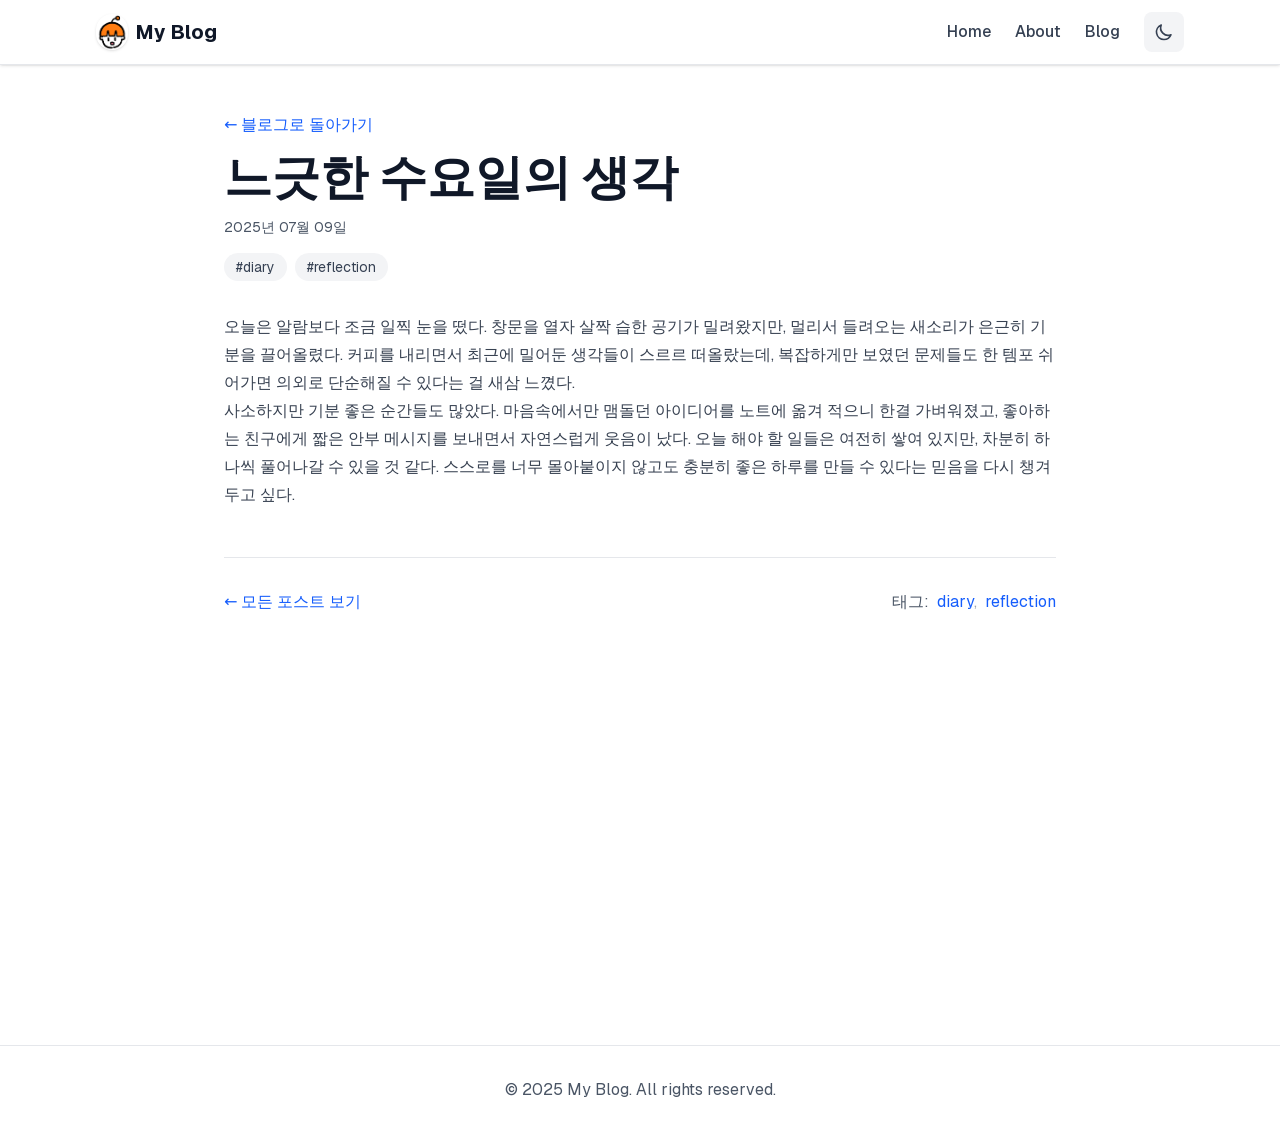
<file: blog/2025/07/today-think.html>
<!DOCTYPE html><!--bCKIeWiuIyoXuDGfvsLHk--><html lang="ko"><head><meta charSet="utf-8"/><meta name="viewport" content="width=device-width, initial-scale=1"/><link rel="preload" href="/_next/static/media/797e433ab948586e-s.p.dbea232f.woff2" as="font" crossorigin="" type="font/woff2"/><link rel="preload" href="/_next/static/media/caa3a2e1cccd8315-s.p.853070df.woff2" as="font" crossorigin="" type="font/woff2"/><link rel="preload" as="image" href="/@blogicon.png"/><link rel="stylesheet" href="/_next/static/chunks/dbfde0a4238e2a84.css" data-precedence="next"/><link rel="preload" as="script" fetchPriority="low" href="/_next/static/chunks/945fab894dcb74b9.js"/><script src="/_next/static/chunks/639f220b70985d6f.js" async=""></script><script src="/_next/static/chunks/d160fcf6d6d155e0.js" async=""></script><script src="/_next/static/chunks/a4eeb46e07741350.js" async=""></script><script src="/_next/static/chunks/turbopack-965ae06c93e2b3fa.js" async=""></script><script src="/_next/static/chunks/31b14b5391bbab5e.js" async=""></script><script src="/_next/static/chunks/8d6caa86f87eeed8.js" async=""></script><script src="/_next/static/chunks/ff1a16fafef87110.js" async=""></script><script src="/_next/static/chunks/418c0203cb686280.js" async=""></script><meta name="next-size-adjust" content=""/><title>느긋한 수요일의 생각 | My Blog</title><meta name="description" content="
오늘은 알람보다 조금 일찍 눈을 떴다. 창문을 열자 살짝 습한 공기가 밀려왔지만, 멀리서 들려오는 새소리가 은근히 기분을 끌어올렸다. 커피를 내리면서 최근에 밀어둔 생각들이 스르르 떠올랐는데, 복잡하게만 보였던 문제들도 한 템포 쉬어가면 의외로 단순해질 수 있다는 "/><link rel="shortcut icon" href="/@blogfavicon.png"/><link rel="icon" href="/favicon.ico?favicon.0b3bf435.ico" sizes="256x256" type="image/x-icon"/><link rel="icon" href="/@blogfavicon.png"/><link rel="apple-touch-icon" href="/@blogfavicon.png"/><script src="/_next/static/chunks/a6dad97d9634a72d.js" noModule=""></script></head><body class="geist_a71539c9-module__T19VSG__variable geist_mono_8d43a2aa-module__8Li5zG__variable antialiased bg-white dark:bg-slate-900 text-gray-900 dark:text-slate-100"><div hidden=""><!--$--><!--/$--></div><nav class="sticky top-0 z-50 bg-white/90 dark:bg-gray-900/90 backdrop-blur-md border-b border-gray-200 dark:border-gray-800 shadow-sm"><div class="max-w-6xl mx-auto px-4 sm:px-6 lg:px-8"><div class="flex justify-between items-center h-16"><a class="flex items-center gap-2 text-xl font-bold text-gray-900 dark:text-white hover:text-blue-600 dark:hover:text-blue-400 transition-colors duration-200" href="/"><img alt="블로그 대표 아이콘" width="32" height="32" decoding="async" data-nimg="1" class="rounded-full shadow-sm" style="color:transparent" src="/@blogicon.png"/>My Blog</a><div class="flex items-center space-x-6"><div class="hidden md:flex space-x-6"><a class="text-gray-700 dark:text-gray-300 hover:text-blue-600 dark:hover:text-blue-400 transition-colors duration-200 font-medium" href="/">Home</a><a class="text-gray-700 dark:text-gray-300 hover:text-blue-600 dark:hover:text-blue-400 transition-colors duration-200 font-medium" href="/about">About</a><a class="text-gray-700 dark:text-gray-300 hover:text-blue-600 dark:hover:text-blue-400 transition-colors duration-200 font-medium" href="/blog">Blog</a></div><button class="w-10 h-10 rounded-lg bg-gray-200 dark:bg-gray-800" aria-label="Toggle theme"><span class="sr-only">Toggle theme</span></button></div></div></div></nav><main class="min-h-screen"><article class="max-w-4xl mx-auto px-4 sm:px-6 lg:px-8 py-12"><header class="mb-8"><a class="text-blue-600 dark:text-blue-400 hover:underline mb-4 inline-block" href="/blog">← 블로그로 돌아가기</a><h1 class="text-4xl md:text-5xl font-bold text-gray-900 dark:text-white mb-4">느긋한 수요일의 생각</h1><div class="flex flex-wrap items-center gap-4 text-sm text-gray-600 dark:text-gray-400"><time dateTime="2025-07-08T23:30:00.000Z">2025년 07월 09일</time></div><div class="flex flex-wrap gap-2 mt-4"><a class="px-3 py-1 text-sm bg-gray-100 dark:bg-gray-800 text-gray-700 dark:text-gray-300 rounded-full hover:bg-blue-100 dark:hover:bg-blue-900 hover:text-blue-700 dark:hover:text-blue-300 transition-colors" href="/blog?tag=diary">#<!-- -->diary</a><a class="px-3 py-1 text-sm bg-gray-100 dark:bg-gray-800 text-gray-700 dark:text-gray-300 rounded-full hover:bg-blue-100 dark:hover:bg-blue-900 hover:text-blue-700 dark:hover:text-blue-300 transition-colors" href="/blog?tag=reflection">#<!-- -->reflection</a></div></header><div class="prose prose-lg dark:prose-invert max-w-none "><p>오늘은 알람보다 조금 일찍 눈을 떴다. 창문을 열자 살짝 습한 공기가 밀려왔지만, 멀리서 들려오는 새소리가 은근히 기분을 끌어올렸다. 커피를 내리면서 최근에 밀어둔 생각들이 스르르 떠올랐는데, 복잡하게만 보였던 문제들도 한 템포 쉬어가면 의외로 단순해질 수 있다는 걸 새삼 느꼈다.</p>
<p>사소하지만 기분 좋은 순간들도 많았다. 마음속에서만 맴돌던 아이디어를 노트에 옮겨 적으니 한결 가벼워졌고, 좋아하는 친구에게 짧은 안부 메시지를 보내면서 자연스럽게 웃음이 났다. 오늘 해야 할 일들은 여전히 쌓여 있지만, 차분히 하나씩 풀어나갈 수 있을 것 같다. 스스로를 너무 몰아붙이지 않고도 충분히 좋은 하루를 만들 수 있다는 믿음을 다시 챙겨 두고 싶다.</p>
</div><footer class="mt-12 pt-8 border-t border-gray-200 dark:border-gray-800"><div class="flex justify-between items-center"><a class="text-blue-600 dark:text-blue-400 hover:underline" href="/blog">← 모든 포스트 보기</a><div class="flex gap-2"><span class="text-gray-600 dark:text-gray-400">태그:</span><span><a class="text-blue-600 dark:text-blue-400 hover:underline" href="/blog?tag=diary">diary</a><span class="text-gray-400">, </span></span><span><a class="text-blue-600 dark:text-blue-400 hover:underline" href="/blog?tag=reflection">reflection</a></span></div></div></footer></article><!--$--><!--/$--></main><footer class="border-t border-gray-200 dark:border-gray-800 mt-20"><div class="max-w-6xl mx-auto px-4 sm:px-6 lg:px-8 py-8"><p class="text-center text-gray-600 dark:text-gray-400">© <!-- -->2025<!-- --> My Blog. All rights reserved.</p></div></footer><script src="/_next/static/chunks/945fab894dcb74b9.js" id="_R_" async=""></script><script>(self.__next_f=self.__next_f||[]).push([0])</script><script>self.__next_f.push([1,"1:\"$Sreact.fragment\"\n2:I[22016,[\"/_next/static/chunks/31b14b5391bbab5e.js\",\"/_next/static/chunks/8d6caa86f87eeed8.js\"],\"\"]\n3:I[5500,[\"/_next/static/chunks/31b14b5391bbab5e.js\"],\"Image\"]\n4:I[62474,[\"/_next/static/chunks/31b14b5391bbab5e.js\"],\"default\"]\n5:I[39756,[\"/_next/static/chunks/ff1a16fafef87110.js\",\"/_next/static/chunks/418c0203cb686280.js\"],\"default\"]\n6:I[37457,[\"/_next/static/chunks/ff1a16fafef87110.js\",\"/_next/static/chunks/418c0203cb686280.js\"],\"default\"]\nb:I[68027,[],\"default\"]\n:HL[\"/_next/static/chunks/dbfde0a4238e2a84.css\",\"style\"]\n:HL[\"/_next/static/media/797e433ab948586e-s.p.dbea232f.woff2\",\"font\",{\"crossOrigin\":\"\",\"type\":\"font/woff2\"}]\n:HL[\"/_next/static/media/caa3a2e1cccd8315-s.p.853070df.woff2\",\"font\",{\"crossOrigin\":\"\",\"type\":\"font/woff2\"}]\n"])</script><script>self.__next_f.push([1,"0:{\"P\":null,\"b\":\"bCKIeWiuIyoXuDGfvsLHk\",\"c\":[\"\",\"blog\",\"2025\",\"07\",\"today-think\"],\"q\":\"\",\"i\":false,\"f\":[[[\"\",{\"children\":[\"blog\",{\"children\":[[\"year\",\"2025\",\"d\"],{\"children\":[[\"month\",\"07\",\"d\"],{\"children\":[[\"slug\",\"today-think\",\"d\"],{\"children\":[\"__PAGE__\",{}]}]}]}]}]},\"$undefined\",\"$undefined\",true],[[\"$\",\"$1\",\"c\",{\"children\":[[[\"$\",\"link\",\"0\",{\"rel\":\"stylesheet\",\"href\":\"/_next/static/chunks/dbfde0a4238e2a84.css\",\"precedence\":\"next\",\"crossOrigin\":\"$undefined\",\"nonce\":\"$undefined\"}],[\"$\",\"script\",\"script-0\",{\"src\":\"/_next/static/chunks/31b14b5391bbab5e.js\",\"async\":true,\"nonce\":\"$undefined\"}]],[\"$\",\"html\",null,{\"lang\":\"ko\",\"children\":[\"$\",\"body\",null,{\"className\":\"geist_a71539c9-module__T19VSG__variable geist_mono_8d43a2aa-module__8Li5zG__variable antialiased bg-white dark:bg-slate-900 text-gray-900 dark:text-slate-100\",\"children\":[[\"$\",\"nav\",null,{\"className\":\"sticky top-0 z-50 bg-white/90 dark:bg-gray-900/90 backdrop-blur-md border-b border-gray-200 dark:border-gray-800 shadow-sm\",\"children\":[\"$\",\"div\",null,{\"className\":\"max-w-6xl mx-auto px-4 sm:px-6 lg:px-8\",\"children\":[\"$\",\"div\",null,{\"className\":\"flex justify-between items-center h-16\",\"children\":[[\"$\",\"$L2\",null,{\"href\":\"/\",\"className\":\"flex items-center gap-2 text-xl font-bold text-gray-900 dark:text-white hover:text-blue-600 dark:hover:text-blue-400 transition-colors duration-200\",\"children\":[[\"$\",\"$L3\",null,{\"src\":\"/@blogicon.png\",\"alt\":\"블로그 대표 아이콘\",\"width\":32,\"height\":32,\"className\":\"rounded-full shadow-sm\",\"priority\":true}],\"My Blog\"]}],[\"$\",\"div\",null,{\"className\":\"flex items-center space-x-6\",\"children\":[[\"$\",\"div\",null,{\"className\":\"hidden md:flex space-x-6\",\"children\":[[\"$\",\"$L2\",null,{\"href\":\"/\",\"className\":\"text-gray-700 dark:text-gray-300 hover:text-blue-600 dark:hover:text-blue-400 transition-colors duration-200 font-medium\",\"children\":\"Home\"}],[\"$\",\"$L2\",null,{\"href\":\"/about\",\"className\":\"text-gray-700 dark:text-gray-300 hover:text-blue-600 dark:hover:text-blue-400 transition-colors duration-200 font-medium\",\"children\":\"About\"}],[\"$\",\"$L2\",null,{\"href\":\"/blog\",\"className\":\"text-gray-700 dark:text-gray-300 hover:text-blue-600 dark:hover:text-blue-400 transition-colors duration-200 font-medium\",\"children\":\"Blog\"}]]}],[\"$\",\"$L4\",null,{}]]}]]}]}]}],[\"$\",\"main\",null,{\"className\":\"min-h-screen\",\"children\":[\"$\",\"$L5\",null,{\"parallelRouterKey\":\"children\",\"error\":\"$undefined\",\"errorStyles\":\"$undefined\",\"errorScripts\":\"$undefined\",\"template\":[\"$\",\"$L6\",null,{}],\"templateStyles\":\"$undefined\",\"templateScripts\":\"$undefined\",\"notFound\":[[[\"$\",\"title\",null,{\"children\":\"404: This page could not be found.\"}],[\"$\",\"div\",null,{\"style\":{\"fontFamily\":\"system-ui,\\\"Segoe UI\\\",Roboto,Helvetica,Arial,sans-serif,\\\"Apple Color Emoji\\\",\\\"Segoe UI Emoji\\\"\",\"height\":\"100vh\",\"textAlign\":\"center\",\"display\":\"flex\",\"flexDirection\":\"column\",\"alignItems\":\"center\",\"justifyContent\":\"center\"},\"children\":[\"$\",\"div\",null,{\"children\":[[\"$\",\"style\",null,{\"dangerouslySetInnerHTML\":{\"__html\":\"body{color:#000;background:#fff;margin:0}.next-error-h1{border-right:1px solid rgba(0,0,0,.3)}@media (prefers-color-scheme:dark){body{color:#fff;background:#000}.next-error-h1{border-right:1px solid rgba(255,255,255,.3)}}\"}}],[\"$\",\"h1\",null,{\"className\":\"next-error-h1\",\"style\":{\"display\":\"inline-block\",\"margin\":\"0 20px 0 0\",\"padding\":\"0 23px 0 0\",\"fontSize\":24,\"fontWeight\":500,\"verticalAlign\":\"top\",\"lineHeight\":\"49px\"},\"children\":404}],[\"$\",\"div\",null,{\"style\":{\"display\":\"inline-block\"},\"children\":[\"$\",\"h2\",null,{\"style\":{\"fontSize\":14,\"fontWeight\":400,\"lineHeight\":\"49px\",\"margin\":0},\"children\":\"This page could not be found.\"}]}]]}]}]],[]],\"forbidden\":\"$undefined\",\"unauthorized\":\"$undefined\"}]}],[\"$\",\"footer\",null,{\"className\":\"border-t border-gray-200 dark:border-gray-800 mt-20\",\"children\":[\"$\",\"div\",null,{\"className\":\"max-w-6xl mx-auto px-4 sm:px-6 lg:px-8 py-8\",\"children\":[\"$\",\"p\",null,{\"className\":\"text-center text-gray-600 dark:text-gray-400\",\"children\":[\"© \",2025,\" My Blog. All rights reserved.\"]}]}]}]]}]}]]}],{\"children\":[[\"$\",\"$1\",\"c\",{\"children\":[null,[\"$\",\"$L5\",null,{\"parallelRouterKey\":\"children\",\"error\":\"$undefined\",\"errorStyles\":\"$undefined\",\"errorScripts\":\"$undefined\",\"template\":[\"$\",\"$L6\",null,{}],\"templateStyles\":\"$undefined\",\"templateScripts\":\"$undefined\",\"notFound\":\"$undefined\",\"forbidden\":\"$undefined\",\"unauthorized\":\"$undefined\"}]]}],{\"children\":[[\"$\",\"$1\",\"c\",{\"children\":[null,[\"$\",\"$L5\",null,{\"parallelRouterKey\":\"children\",\"error\":\"$undefined\",\"errorStyles\":\"$undefined\",\"errorScripts\":\"$undefined\",\"template\":[\"$\",\"$L6\",null,{}],\"templateStyles\":\"$undefined\",\"templateScripts\":\"$undefined\",\"notFound\":\"$undefined\",\"forbidden\":\"$undefined\",\"unauthorized\":\"$undefined\"}]]}],{\"children\":[[\"$\",\"$1\",\"c\",{\"children\":[null,\"$L7\"]}],{\"children\":[\"$L8\",{\"children\":[\"$L9\",{},null,false,false]},null,false,false]},null,false,false]},null,false,false]},null,false,false]},null,false,false],\"$La\",false]],\"m\":\"$undefined\",\"G\":[\"$b\",[]],\"S\":true}\n"])</script><script>self.__next_f.push([1,"d:I[97367,[\"/_next/static/chunks/ff1a16fafef87110.js\",\"/_next/static/chunks/418c0203cb686280.js\"],\"OutletBoundary\"]\ne:\"$Sreact.suspense\"\n10:I[97367,[\"/_next/static/chunks/ff1a16fafef87110.js\",\"/_next/static/chunks/418c0203cb686280.js\"],\"ViewportBoundary\"]\n12:I[97367,[\"/_next/static/chunks/ff1a16fafef87110.js\",\"/_next/static/chunks/418c0203cb686280.js\"],\"MetadataBoundary\"]\n7:[\"$\",\"$L5\",null,{\"parallelRouterKey\":\"children\",\"error\":\"$undefined\",\"errorStyles\":\"$undefined\",\"errorScripts\":\"$undefined\",\"template\":[\"$\",\"$L6\",null,{}],\"templateStyles\":\"$undefined\",\"templateScripts\":\"$undefined\",\"notFound\":\"$undefined\",\"forbidden\":\"$undefined\",\"unauthorized\":\"$undefined\"}]\n8:[\"$\",\"$1\",\"c\",{\"children\":[null,[\"$\",\"$L5\",null,{\"parallelRouterKey\":\"children\",\"error\":\"$undefined\",\"errorStyles\":\"$undefined\",\"errorScripts\":\"$undefined\",\"template\":[\"$\",\"$L6\",null,{}],\"templateStyles\":\"$undefined\",\"templateScripts\":\"$undefined\",\"notFound\":\"$undefined\",\"forbidden\":\"$undefined\",\"unauthorized\":\"$undefined\"}]]}]\n9:[\"$\",\"$1\",\"c\",{\"children\":[\"$Lc\",[[\"$\",\"script\",\"script-0\",{\"src\":\"/_next/static/chunks/8d6caa86f87eeed8.js\",\"async\":true,\"nonce\":\"$undefined\"}]],[\"$\",\"$Ld\",null,{\"children\":[\"$\",\"$e\",null,{\"name\":\"Next.MetadataOutlet\",\"children\":\"$@f\"}]}]]}]\na:[\"$\",\"$1\",\"h\",{\"children\":[null,[\"$\",\"$L10\",null,{\"children\":\"$@11\"}],[\"$\",\"div\",null,{\"hidden\":true,\"children\":[\"$\",\"$L12\",null,{\"children\":[\"$\",\"$e\",null,{\"name\":\"Next.Metadata\",\"children\":\"$@13\"}]}]}],[\"$\",\"meta\",null,{\"name\":\"next-size-adjust\",\"content\":\"\"}]]}]\n"])</script><script>self.__next_f.push([1,"14:I[19486,[\"/_next/static/chunks/31b14b5391bbab5e.js\",\"/_next/static/chunks/8d6caa86f87eeed8.js\"],\"default\"]\n"])</script><script>self.__next_f.push([1,"c:[\"$\",\"article\",null,{\"className\":\"max-w-4xl mx-auto px-4 sm:px-6 lg:px-8 py-12\",\"children\":[[\"$\",\"header\",null,{\"className\":\"mb-8\",\"children\":[[\"$\",\"$L2\",null,{\"href\":\"/blog\",\"className\":\"text-blue-600 dark:text-blue-400 hover:underline mb-4 inline-block\",\"children\":\"← 블로그로 돌아가기\"}],[\"$\",\"h1\",null,{\"className\":\"text-4xl md:text-5xl font-bold text-gray-900 dark:text-white mb-4\",\"children\":\"느긋한 수요일의 생각\"}],[\"$\",\"div\",null,{\"className\":\"flex flex-wrap items-center gap-4 text-sm text-gray-600 dark:text-gray-400\",\"children\":[[\"$\",\"time\",null,{\"dateTime\":\"2025-07-08T23:30:00.000Z\",\"children\":\"2025년 07월 09일\"}],false]}],[\"$\",\"div\",null,{\"className\":\"flex flex-wrap gap-2 mt-4\",\"children\":[[\"$\",\"$L2\",\"diary\",{\"href\":\"/blog?tag=diary\",\"className\":\"px-3 py-1 text-sm bg-gray-100 dark:bg-gray-800 text-gray-700 dark:text-gray-300 rounded-full hover:bg-blue-100 dark:hover:bg-blue-900 hover:text-blue-700 dark:hover:text-blue-300 transition-colors\",\"children\":[\"#\",\"diary\"]}],[\"$\",\"$L2\",\"reflection\",{\"href\":\"/blog?tag=reflection\",\"className\":\"px-3 py-1 text-sm bg-gray-100 dark:bg-gray-800 text-gray-700 dark:text-gray-300 rounded-full hover:bg-blue-100 dark:hover:bg-blue-900 hover:text-blue-700 dark:hover:text-blue-300 transition-colors\",\"children\":[\"#\",\"reflection\"]}]]}]]}],[\"$\",\"$L14\",null,{\"content\":\"\u003cp\u003e오늘은 알람보다 조금 일찍 눈을 떴다. 창문을 열자 살짝 습한 공기가 밀려왔지만, 멀리서 들려오는 새소리가 은근히 기분을 끌어올렸다. 커피를 내리면서 최근에 밀어둔 생각들이 스르르 떠올랐는데, 복잡하게만 보였던 문제들도 한 템포 쉬어가면 의외로 단순해질 수 있다는 걸 새삼 느꼈다.\u003c/p\u003e\\n\u003cp\u003e사소하지만 기분 좋은 순간들도 많았다. 마음속에서만 맴돌던 아이디어를 노트에 옮겨 적으니 한결 가벼워졌고, 좋아하는 친구에게 짧은 안부 메시지를 보내면서 자연스럽게 웃음이 났다. 오늘 해야 할 일들은 여전히 쌓여 있지만, 차분히 하나씩 풀어나갈 수 있을 것 같다. 스스로를 너무 몰아붙이지 않고도 충분히 좋은 하루를 만들 수 있다는 믿음을 다시 챙겨 두고 싶다.\u003c/p\u003e\\n\"}],[\"$\",\"footer\",null,{\"className\":\"mt-12 pt-8 border-t border-gray-200 dark:border-gray-800\",\"children\":[\"$\",\"div\",null,{\"className\":\"flex justify-between items-center\",\"children\":[[\"$\",\"$L2\",null,{\"href\":\"/blog\",\"className\":\"text-blue-600 dark:text-blue-400 hover:underline\",\"children\":\"← 모든 포스트 보기\"}],[\"$\",\"div\",null,{\"className\":\"flex gap-2\",\"children\":[[\"$\",\"span\",null,{\"className\":\"text-gray-600 dark:text-gray-400\",\"children\":\"태그:\"}],[[\"$\",\"span\",\"diary\",{\"children\":[[\"$\",\"$L2\",null,{\"href\":\"/blog?tag=diary\",\"className\":\"text-blue-600 dark:text-blue-400 hover:underline\",\"children\":\"diary\"}],[\"$\",\"span\",null,{\"className\":\"text-gray-400\",\"children\":\", \"}]]}],[\"$\",\"span\",\"reflection\",{\"children\":[[\"$\",\"$L2\",null,{\"href\":\"/blog?tag=reflection\",\"className\":\"text-blue-600 dark:text-blue-400 hover:underline\",\"children\":\"reflection\"}],false]}]]]}]]}]}]]}]\n"])</script><script>self.__next_f.push([1,"11:[[\"$\",\"meta\",\"0\",{\"charSet\":\"utf-8\"}],[\"$\",\"meta\",\"1\",{\"name\":\"viewport\",\"content\":\"width=device-width, initial-scale=1\"}]]\n"])</script><script>self.__next_f.push([1,"15:I[27201,[\"/_next/static/chunks/ff1a16fafef87110.js\",\"/_next/static/chunks/418c0203cb686280.js\"],\"IconMark\"]\n13:[[\"$\",\"title\",\"0\",{\"children\":\"느긋한 수요일의 생각 | My Blog\"}],[\"$\",\"meta\",\"1\",{\"name\":\"description\",\"content\":\"\\r\\n오늘은 알람보다 조금 일찍 눈을 떴다. 창문을 열자 살짝 습한 공기가 밀려왔지만, 멀리서 들려오는 새소리가 은근히 기분을 끌어올렸다. 커피를 내리면서 최근에 밀어둔 생각들이 스르르 떠올랐는데, 복잡하게만 보였던 문제들도 한 템포 쉬어가면 의외로 단순해질 수 있다는 \"}],[\"$\",\"link\",\"2\",{\"rel\":\"shortcut icon\",\"href\":\"/@blogfavicon.png\"}],[\"$\",\"link\",\"3\",{\"rel\":\"icon\",\"href\":\"/favicon.ico?favicon.0b3bf435.ico\",\"sizes\":\"256x256\",\"type\":\"image/x-icon\"}],[\"$\",\"link\",\"4\",{\"rel\":\"icon\",\"href\":\"/@blogfavicon.png\"}],[\"$\",\"link\",\"5\",{\"rel\":\"apple-touch-icon\",\"href\":\"/@blogfavicon.png\"}],[\"$\",\"$L15\",\"6\",{}]]\nf:null\n"])</script></body></html>
</file>
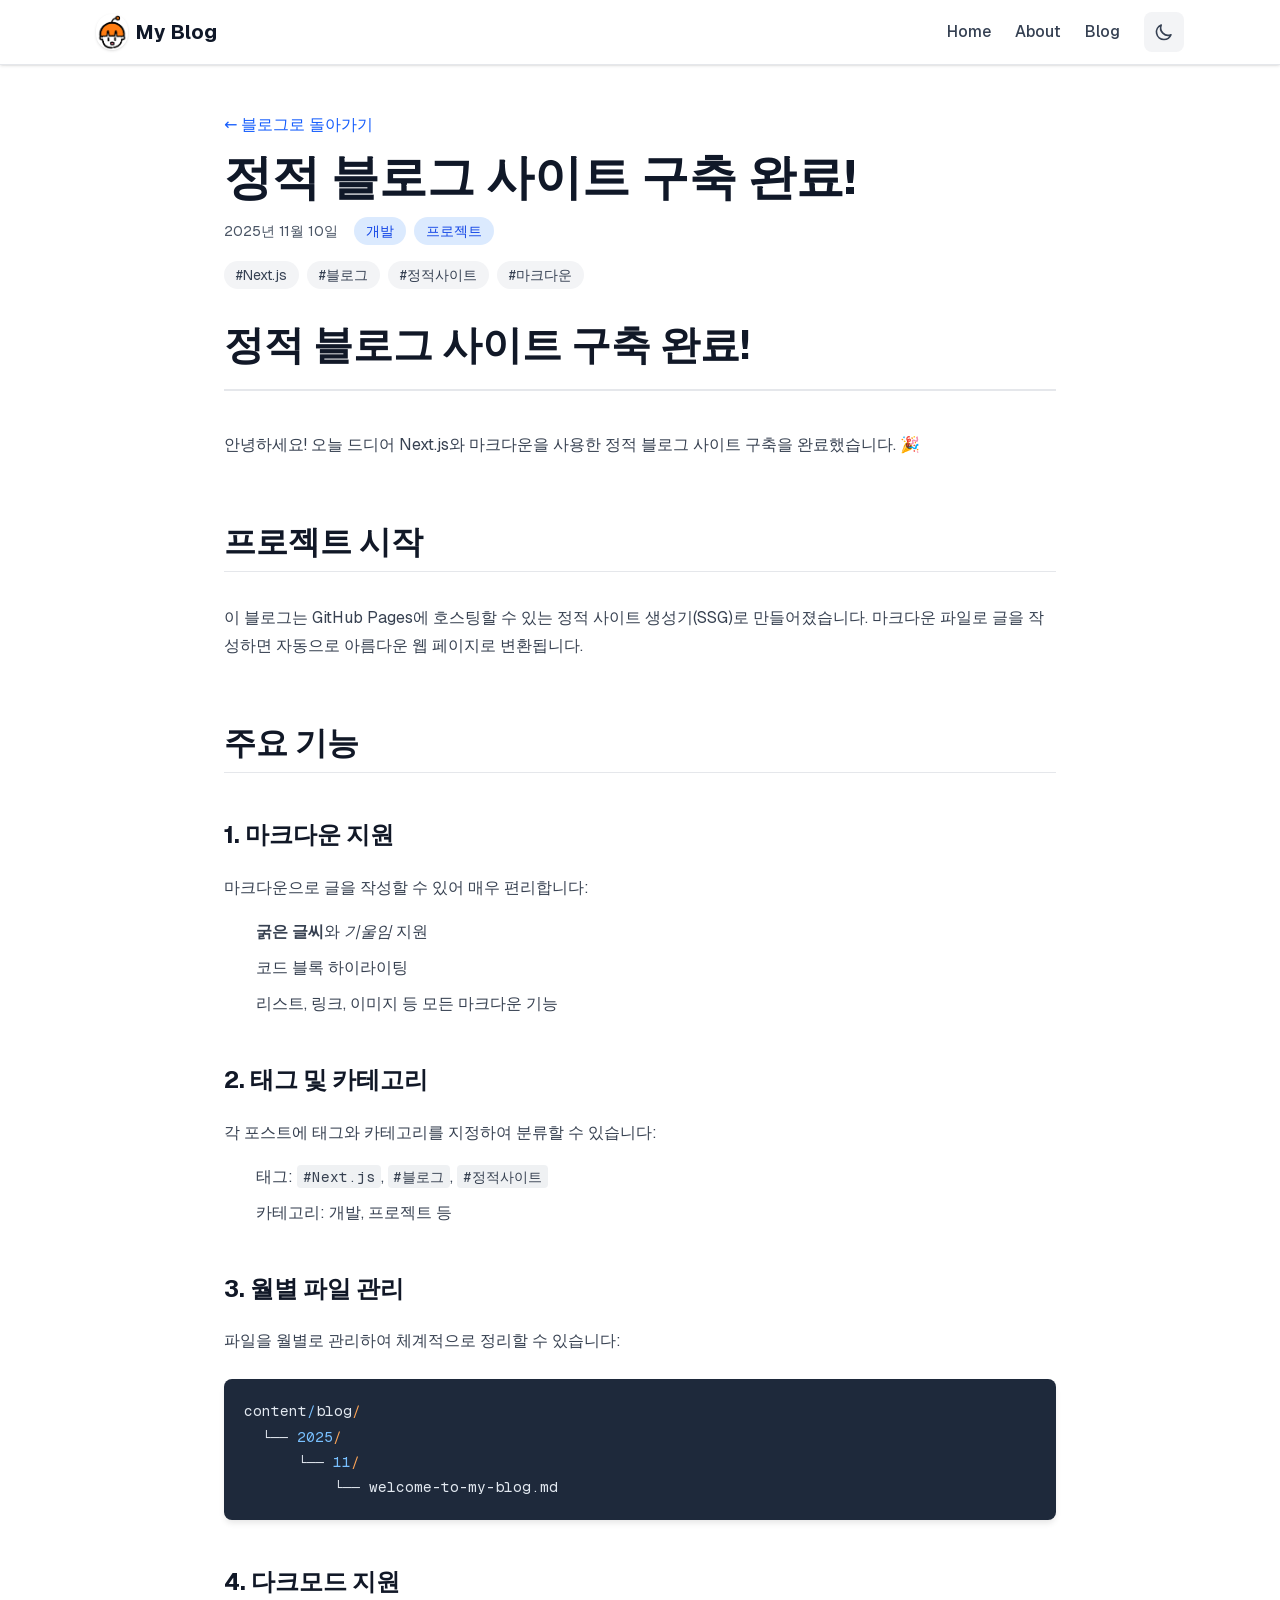
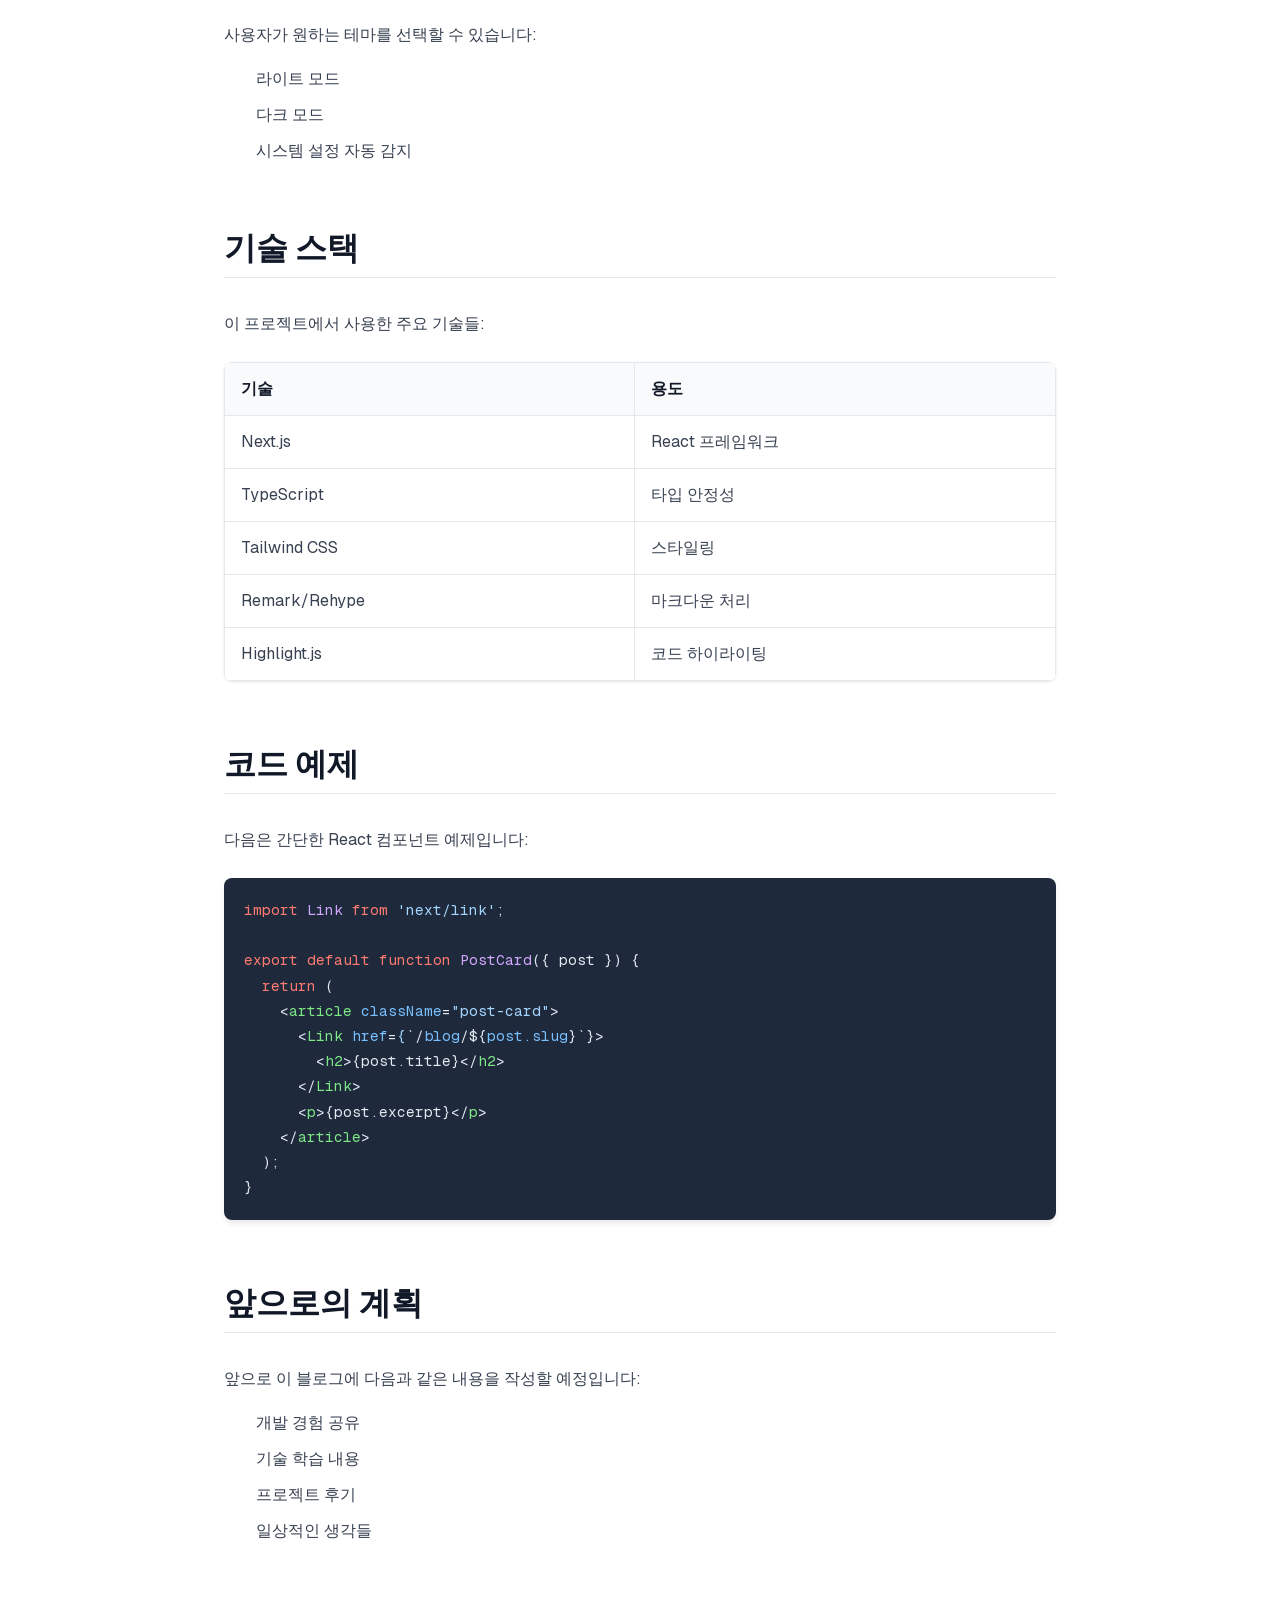
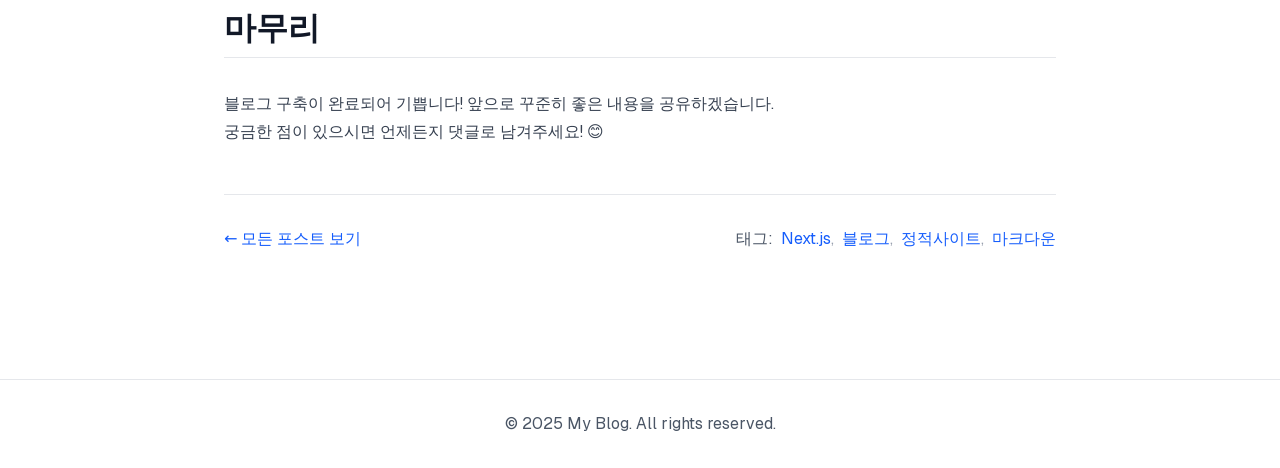
<file: blog/2025/11/welcome-to-my-blog.html>
<!DOCTYPE html><!--bCKIeWiuIyoXuDGfvsLHk--><html lang="ko"><head><meta charSet="utf-8"/><meta name="viewport" content="width=device-width, initial-scale=1"/><link rel="preload" href="/_next/static/media/797e433ab948586e-s.p.dbea232f.woff2" as="font" crossorigin="" type="font/woff2"/><link rel="preload" href="/_next/static/media/caa3a2e1cccd8315-s.p.853070df.woff2" as="font" crossorigin="" type="font/woff2"/><link rel="preload" as="image" href="/@blogicon.png"/><link rel="stylesheet" href="/_next/static/chunks/dbfde0a4238e2a84.css" data-precedence="next"/><link rel="preload" as="script" fetchPriority="low" href="/_next/static/chunks/945fab894dcb74b9.js"/><script src="/_next/static/chunks/639f220b70985d6f.js" async=""></script><script src="/_next/static/chunks/d160fcf6d6d155e0.js" async=""></script><script src="/_next/static/chunks/a4eeb46e07741350.js" async=""></script><script src="/_next/static/chunks/turbopack-965ae06c93e2b3fa.js" async=""></script><script src="/_next/static/chunks/31b14b5391bbab5e.js" async=""></script><script src="/_next/static/chunks/8d6caa86f87eeed8.js" async=""></script><script src="/_next/static/chunks/ff1a16fafef87110.js" async=""></script><script src="/_next/static/chunks/418c0203cb686280.js" async=""></script><meta name="next-size-adjust" content=""/><title>정적 블로그 사이트 구축 완료! | My Blog</title><meta name="description" content="Next.js와 마크다운을 사용하여 정적 블로그 사이트를 성공적으로 구축했습니다. 이 글에서는 구축 과정과 주요 기능에 대해 소개합니다."/><link rel="shortcut icon" href="/@blogfavicon.png"/><link rel="icon" href="/favicon.ico?favicon.0b3bf435.ico" sizes="256x256" type="image/x-icon"/><link rel="icon" href="/@blogfavicon.png"/><link rel="apple-touch-icon" href="/@blogfavicon.png"/><script src="/_next/static/chunks/a6dad97d9634a72d.js" noModule=""></script></head><body class="geist_a71539c9-module__T19VSG__variable geist_mono_8d43a2aa-module__8Li5zG__variable antialiased bg-white dark:bg-slate-900 text-gray-900 dark:text-slate-100"><div hidden=""><!--$--><!--/$--></div><nav class="sticky top-0 z-50 bg-white/90 dark:bg-gray-900/90 backdrop-blur-md border-b border-gray-200 dark:border-gray-800 shadow-sm"><div class="max-w-6xl mx-auto px-4 sm:px-6 lg:px-8"><div class="flex justify-between items-center h-16"><a class="flex items-center gap-2 text-xl font-bold text-gray-900 dark:text-white hover:text-blue-600 dark:hover:text-blue-400 transition-colors duration-200" href="/"><img alt="블로그 대표 아이콘" width="32" height="32" decoding="async" data-nimg="1" class="rounded-full shadow-sm" style="color:transparent" src="/@blogicon.png"/>My Blog</a><div class="flex items-center space-x-6"><div class="hidden md:flex space-x-6"><a class="text-gray-700 dark:text-gray-300 hover:text-blue-600 dark:hover:text-blue-400 transition-colors duration-200 font-medium" href="/">Home</a><a class="text-gray-700 dark:text-gray-300 hover:text-blue-600 dark:hover:text-blue-400 transition-colors duration-200 font-medium" href="/about">About</a><a class="text-gray-700 dark:text-gray-300 hover:text-blue-600 dark:hover:text-blue-400 transition-colors duration-200 font-medium" href="/blog">Blog</a></div><button class="w-10 h-10 rounded-lg bg-gray-200 dark:bg-gray-800" aria-label="Toggle theme"><span class="sr-only">Toggle theme</span></button></div></div></div></nav><main class="min-h-screen"><article class="max-w-4xl mx-auto px-4 sm:px-6 lg:px-8 py-12"><header class="mb-8"><a class="text-blue-600 dark:text-blue-400 hover:underline mb-4 inline-block" href="/blog">← 블로그로 돌아가기</a><h1 class="text-4xl md:text-5xl font-bold text-gray-900 dark:text-white mb-4">정적 블로그 사이트 구축 완료!</h1><div class="flex flex-wrap items-center gap-4 text-sm text-gray-600 dark:text-gray-400"><time dateTime="2025-11-10T00:00:00.000Z">2025년 11월 10일</time><div class="flex gap-2"><a class="px-3 py-1 bg-blue-100 dark:bg-blue-900 text-blue-700 dark:text-blue-300 rounded-full hover:bg-blue-200 dark:hover:bg-blue-800 transition-colors" href="/blog?category=%EA%B0%9C%EB%B0%9C">개발</a><a class="px-3 py-1 bg-blue-100 dark:bg-blue-900 text-blue-700 dark:text-blue-300 rounded-full hover:bg-blue-200 dark:hover:bg-blue-800 transition-colors" href="/blog?category=%ED%94%84%EB%A1%9C%EC%A0%9D%ED%8A%B8">프로젝트</a></div></div><div class="flex flex-wrap gap-2 mt-4"><a class="px-3 py-1 text-sm bg-gray-100 dark:bg-gray-800 text-gray-700 dark:text-gray-300 rounded-full hover:bg-blue-100 dark:hover:bg-blue-900 hover:text-blue-700 dark:hover:text-blue-300 transition-colors" href="/blog?tag=Next.js">#<!-- -->Next.js</a><a class="px-3 py-1 text-sm bg-gray-100 dark:bg-gray-800 text-gray-700 dark:text-gray-300 rounded-full hover:bg-blue-100 dark:hover:bg-blue-900 hover:text-blue-700 dark:hover:text-blue-300 transition-colors" href="/blog?tag=%EB%B8%94%EB%A1%9C%EA%B7%B8">#<!-- -->블로그</a><a class="px-3 py-1 text-sm bg-gray-100 dark:bg-gray-800 text-gray-700 dark:text-gray-300 rounded-full hover:bg-blue-100 dark:hover:bg-blue-900 hover:text-blue-700 dark:hover:text-blue-300 transition-colors" href="/blog?tag=%EC%A0%95%EC%A0%81%EC%82%AC%EC%9D%B4%ED%8A%B8">#<!-- -->정적사이트</a><a class="px-3 py-1 text-sm bg-gray-100 dark:bg-gray-800 text-gray-700 dark:text-gray-300 rounded-full hover:bg-blue-100 dark:hover:bg-blue-900 hover:text-blue-700 dark:hover:text-blue-300 transition-colors" href="/blog?tag=%EB%A7%88%ED%81%AC%EB%8B%A4%EC%9A%B4">#<!-- -->마크다운</a></div></header><div class="prose prose-lg dark:prose-invert max-w-none "><h1>정적 블로그 사이트 구축 완료!</h1>
<p>안녕하세요! 오늘 드디어 Next.js와 마크다운을 사용한 정적 블로그 사이트 구축을 완료했습니다. 🎉</p>
<h2>프로젝트 시작</h2>
<p>이 블로그는 GitHub Pages에 호스팅할 수 있는 정적 사이트 생성기(SSG)로 만들어졌습니다. 마크다운 파일로 글을 작성하면 자동으로 아름다운 웹 페이지로 변환됩니다.</p>
<h2>주요 기능</h2>
<h3>1. 마크다운 지원</h3>
<p>마크다운으로 글을 작성할 수 있어 매우 편리합니다:</p>
<ul>
<li><strong>굵은 글씨</strong>와 <em>기울임</em> 지원</li>
<li>코드 블록 하이라이팅</li>
<li>리스트, 링크, 이미지 등 모든 마크다운 기능</li>
</ul>
<h3>2. 태그 및 카테고리</h3>
<p>각 포스트에 태그와 카테고리를 지정하여 분류할 수 있습니다:</p>
<ul>
<li>태그: <code>#Next.js</code>, <code>#블로그</code>, <code>#정적사이트</code></li>
<li>카테고리: 개발, 프로젝트 등</li>
</ul>
<h3>3. 월별 파일 관리</h3>
<p>파일을 월별로 관리하여 체계적으로 정리할 수 있습니다:</p>
<pre><code>content/blog/
  └── 2025/
      └── 11/
          └── welcome-to-my-blog.md
</code></pre>
<h3>4. 다크모드 지원</h3>
<p>사용자가 원하는 테마를 선택할 수 있습니다:</p>
<ul>
<li>라이트 모드</li>
<li>다크 모드</li>
<li>시스템 설정 자동 감지</li>
</ul>
<h2>기술 스택</h2>
<p>이 프로젝트에서 사용한 주요 기술들:</p>
<table>
<thead>
<tr>
<th>기술</th>
<th>용도</th>
</tr>
</thead>
<tbody>
<tr>
<td>Next.js</td>
<td>React 프레임워크</td>
</tr>
<tr>
<td>TypeScript</td>
<td>타입 안정성</td>
</tr>
<tr>
<td>Tailwind CSS</td>
<td>스타일링</td>
</tr>
<tr>
<td>Remark/Rehype</td>
<td>마크다운 처리</td>
</tr>
<tr>
<td>Highlight.js</td>
<td>코드 하이라이팅</td>
</tr>
</tbody>
</table>
<h2>코드 예제</h2>
<p>다음은 간단한 React 컴포넌트 예제입니다:</p>
<pre><code class="language-javascript">import Link from 'next/link';

export default function PostCard({ post }) {
  return (
    &#x3C;article className="post-card">
      &#x3C;Link href={`/blog/${post.slug}`}>
        &#x3C;h2>{post.title}&#x3C;/h2>
      &#x3C;/Link>
      &#x3C;p>{post.excerpt}&#x3C;/p>
    &#x3C;/article>
  );
}
</code></pre>
<h2>앞으로의 계획</h2>
<p>앞으로 이 블로그에 다음과 같은 내용을 작성할 예정입니다:</p>
<ol>
<li>개발 경험 공유</li>
<li>기술 학습 내용</li>
<li>프로젝트 후기</li>
<li>일상적인 생각들</li>
</ol>
<h2>마무리</h2>
<p>블로그 구축이 완료되어 기쁩니다! 앞으로 꾸준히 좋은 내용을 공유하겠습니다.</p>
<p>궁금한 점이 있으시면 언제든지 댓글로 남겨주세요! 😊</p>
</div><footer class="mt-12 pt-8 border-t border-gray-200 dark:border-gray-800"><div class="flex justify-between items-center"><a class="text-blue-600 dark:text-blue-400 hover:underline" href="/blog">← 모든 포스트 보기</a><div class="flex gap-2"><span class="text-gray-600 dark:text-gray-400">태그:</span><span><a class="text-blue-600 dark:text-blue-400 hover:underline" href="/blog?tag=Next.js">Next.js</a><span class="text-gray-400">, </span></span><span><a class="text-blue-600 dark:text-blue-400 hover:underline" href="/blog?tag=%EB%B8%94%EB%A1%9C%EA%B7%B8">블로그</a><span class="text-gray-400">, </span></span><span><a class="text-blue-600 dark:text-blue-400 hover:underline" href="/blog?tag=%EC%A0%95%EC%A0%81%EC%82%AC%EC%9D%B4%ED%8A%B8">정적사이트</a><span class="text-gray-400">, </span></span><span><a class="text-blue-600 dark:text-blue-400 hover:underline" href="/blog?tag=%EB%A7%88%ED%81%AC%EB%8B%A4%EC%9A%B4">마크다운</a></span></div></div></footer></article><!--$--><!--/$--></main><footer class="border-t border-gray-200 dark:border-gray-800 mt-20"><div class="max-w-6xl mx-auto px-4 sm:px-6 lg:px-8 py-8"><p class="text-center text-gray-600 dark:text-gray-400">© <!-- -->2025<!-- --> My Blog. All rights reserved.</p></div></footer><script src="/_next/static/chunks/945fab894dcb74b9.js" id="_R_" async=""></script><script>(self.__next_f=self.__next_f||[]).push([0])</script><script>self.__next_f.push([1,"1:\"$Sreact.fragment\"\n2:I[22016,[\"/_next/static/chunks/31b14b5391bbab5e.js\",\"/_next/static/chunks/8d6caa86f87eeed8.js\"],\"\"]\n3:I[5500,[\"/_next/static/chunks/31b14b5391bbab5e.js\"],\"Image\"]\n4:I[62474,[\"/_next/static/chunks/31b14b5391bbab5e.js\"],\"default\"]\n5:I[39756,[\"/_next/static/chunks/ff1a16fafef87110.js\",\"/_next/static/chunks/418c0203cb686280.js\"],\"default\"]\n6:I[37457,[\"/_next/static/chunks/ff1a16fafef87110.js\",\"/_next/static/chunks/418c0203cb686280.js\"],\"default\"]\nb:I[68027,[],\"default\"]\n:HL[\"/_next/static/chunks/dbfde0a4238e2a84.css\",\"style\"]\n:HL[\"/_next/static/media/797e433ab948586e-s.p.dbea232f.woff2\",\"font\",{\"crossOrigin\":\"\",\"type\":\"font/woff2\"}]\n:HL[\"/_next/static/media/caa3a2e1cccd8315-s.p.853070df.woff2\",\"font\",{\"crossOrigin\":\"\",\"type\":\"font/woff2\"}]\n"])</script><script>self.__next_f.push([1,"0:{\"P\":null,\"b\":\"bCKIeWiuIyoXuDGfvsLHk\",\"c\":[\"\",\"blog\",\"2025\",\"11\",\"welcome-to-my-blog\"],\"q\":\"\",\"i\":false,\"f\":[[[\"\",{\"children\":[\"blog\",{\"children\":[[\"year\",\"2025\",\"d\"],{\"children\":[[\"month\",\"11\",\"d\"],{\"children\":[[\"slug\",\"welcome-to-my-blog\",\"d\"],{\"children\":[\"__PAGE__\",{}]}]}]}]}]},\"$undefined\",\"$undefined\",true],[[\"$\",\"$1\",\"c\",{\"children\":[[[\"$\",\"link\",\"0\",{\"rel\":\"stylesheet\",\"href\":\"/_next/static/chunks/dbfde0a4238e2a84.css\",\"precedence\":\"next\",\"crossOrigin\":\"$undefined\",\"nonce\":\"$undefined\"}],[\"$\",\"script\",\"script-0\",{\"src\":\"/_next/static/chunks/31b14b5391bbab5e.js\",\"async\":true,\"nonce\":\"$undefined\"}]],[\"$\",\"html\",null,{\"lang\":\"ko\",\"children\":[\"$\",\"body\",null,{\"className\":\"geist_a71539c9-module__T19VSG__variable geist_mono_8d43a2aa-module__8Li5zG__variable antialiased bg-white dark:bg-slate-900 text-gray-900 dark:text-slate-100\",\"children\":[[\"$\",\"nav\",null,{\"className\":\"sticky top-0 z-50 bg-white/90 dark:bg-gray-900/90 backdrop-blur-md border-b border-gray-200 dark:border-gray-800 shadow-sm\",\"children\":[\"$\",\"div\",null,{\"className\":\"max-w-6xl mx-auto px-4 sm:px-6 lg:px-8\",\"children\":[\"$\",\"div\",null,{\"className\":\"flex justify-between items-center h-16\",\"children\":[[\"$\",\"$L2\",null,{\"href\":\"/\",\"className\":\"flex items-center gap-2 text-xl font-bold text-gray-900 dark:text-white hover:text-blue-600 dark:hover:text-blue-400 transition-colors duration-200\",\"children\":[[\"$\",\"$L3\",null,{\"src\":\"/@blogicon.png\",\"alt\":\"블로그 대표 아이콘\",\"width\":32,\"height\":32,\"className\":\"rounded-full shadow-sm\",\"priority\":true}],\"My Blog\"]}],[\"$\",\"div\",null,{\"className\":\"flex items-center space-x-6\",\"children\":[[\"$\",\"div\",null,{\"className\":\"hidden md:flex space-x-6\",\"children\":[[\"$\",\"$L2\",null,{\"href\":\"/\",\"className\":\"text-gray-700 dark:text-gray-300 hover:text-blue-600 dark:hover:text-blue-400 transition-colors duration-200 font-medium\",\"children\":\"Home\"}],[\"$\",\"$L2\",null,{\"href\":\"/about\",\"className\":\"text-gray-700 dark:text-gray-300 hover:text-blue-600 dark:hover:text-blue-400 transition-colors duration-200 font-medium\",\"children\":\"About\"}],[\"$\",\"$L2\",null,{\"href\":\"/blog\",\"className\":\"text-gray-700 dark:text-gray-300 hover:text-blue-600 dark:hover:text-blue-400 transition-colors duration-200 font-medium\",\"children\":\"Blog\"}]]}],[\"$\",\"$L4\",null,{}]]}]]}]}]}],[\"$\",\"main\",null,{\"className\":\"min-h-screen\",\"children\":[\"$\",\"$L5\",null,{\"parallelRouterKey\":\"children\",\"error\":\"$undefined\",\"errorStyles\":\"$undefined\",\"errorScripts\":\"$undefined\",\"template\":[\"$\",\"$L6\",null,{}],\"templateStyles\":\"$undefined\",\"templateScripts\":\"$undefined\",\"notFound\":[[[\"$\",\"title\",null,{\"children\":\"404: This page could not be found.\"}],[\"$\",\"div\",null,{\"style\":{\"fontFamily\":\"system-ui,\\\"Segoe UI\\\",Roboto,Helvetica,Arial,sans-serif,\\\"Apple Color Emoji\\\",\\\"Segoe UI Emoji\\\"\",\"height\":\"100vh\",\"textAlign\":\"center\",\"display\":\"flex\",\"flexDirection\":\"column\",\"alignItems\":\"center\",\"justifyContent\":\"center\"},\"children\":[\"$\",\"div\",null,{\"children\":[[\"$\",\"style\",null,{\"dangerouslySetInnerHTML\":{\"__html\":\"body{color:#000;background:#fff;margin:0}.next-error-h1{border-right:1px solid rgba(0,0,0,.3)}@media (prefers-color-scheme:dark){body{color:#fff;background:#000}.next-error-h1{border-right:1px solid rgba(255,255,255,.3)}}\"}}],[\"$\",\"h1\",null,{\"className\":\"next-error-h1\",\"style\":{\"display\":\"inline-block\",\"margin\":\"0 20px 0 0\",\"padding\":\"0 23px 0 0\",\"fontSize\":24,\"fontWeight\":500,\"verticalAlign\":\"top\",\"lineHeight\":\"49px\"},\"children\":404}],[\"$\",\"div\",null,{\"style\":{\"display\":\"inline-block\"},\"children\":[\"$\",\"h2\",null,{\"style\":{\"fontSize\":14,\"fontWeight\":400,\"lineHeight\":\"49px\",\"margin\":0},\"children\":\"This page could not be found.\"}]}]]}]}]],[]],\"forbidden\":\"$undefined\",\"unauthorized\":\"$undefined\"}]}],[\"$\",\"footer\",null,{\"className\":\"border-t border-gray-200 dark:border-gray-800 mt-20\",\"children\":[\"$\",\"div\",null,{\"className\":\"max-w-6xl mx-auto px-4 sm:px-6 lg:px-8 py-8\",\"children\":[\"$\",\"p\",null,{\"className\":\"text-center text-gray-600 dark:text-gray-400\",\"children\":[\"© \",2025,\" My Blog. All rights reserved.\"]}]}]}]]}]}]]}],{\"children\":[[\"$\",\"$1\",\"c\",{\"children\":[null,[\"$\",\"$L5\",null,{\"parallelRouterKey\":\"children\",\"error\":\"$undefined\",\"errorStyles\":\"$undefined\",\"errorScripts\":\"$undefined\",\"template\":[\"$\",\"$L6\",null,{}],\"templateStyles\":\"$undefined\",\"templateScripts\":\"$undefined\",\"notFound\":\"$undefined\",\"forbidden\":\"$undefined\",\"unauthorized\":\"$undefined\"}]]}],{\"children\":[[\"$\",\"$1\",\"c\",{\"children\":[null,[\"$\",\"$L5\",null,{\"parallelRouterKey\":\"children\",\"error\":\"$undefined\",\"errorStyles\":\"$undefined\",\"errorScripts\":\"$undefined\",\"template\":[\"$\",\"$L6\",null,{}],\"templateStyles\":\"$undefined\",\"templateScripts\":\"$undefined\",\"notFound\":\"$undefined\",\"forbidden\":\"$undefined\",\"unauthorized\":\"$undefined\"}]]}],{\"children\":[\"$L7\",{\"children\":[\"$L8\",{\"children\":[\"$L9\",{},null,false,false]},null,false,false]},null,false,false]},null,false,false]},null,false,false]},null,false,false],\"$La\",false]],\"m\":\"$undefined\",\"G\":[\"$b\",[]],\"S\":true}\n"])</script><script>self.__next_f.push([1,"d:I[97367,[\"/_next/static/chunks/ff1a16fafef87110.js\",\"/_next/static/chunks/418c0203cb686280.js\"],\"OutletBoundary\"]\ne:\"$Sreact.suspense\"\n10:I[97367,[\"/_next/static/chunks/ff1a16fafef87110.js\",\"/_next/static/chunks/418c0203cb686280.js\"],\"ViewportBoundary\"]\n12:I[97367,[\"/_next/static/chunks/ff1a16fafef87110.js\",\"/_next/static/chunks/418c0203cb686280.js\"],\"MetadataBoundary\"]\n7:[\"$\",\"$1\",\"c\",{\"children\":[null,[\"$\",\"$L5\",null,{\"parallelRouterKey\":\"children\",\"error\":\"$undefined\",\"errorStyles\":\"$undefined\",\"errorScripts\":\"$undefined\",\"template\":[\"$\",\"$L6\",null,{}],\"templateStyles\":\"$undefined\",\"templateScripts\":\"$undefined\",\"notFound\":\"$undefined\",\"forbidden\":\"$undefined\",\"unauthorized\":\"$undefined\"}]]}]\n8:[\"$\",\"$1\",\"c\",{\"children\":[null,[\"$\",\"$L5\",null,{\"parallelRouterKey\":\"children\",\"error\":\"$undefined\",\"errorStyles\":\"$undefined\",\"errorScripts\":\"$undefined\",\"template\":[\"$\",\"$L6\",null,{}],\"templateStyles\":\"$undefined\",\"templateScripts\":\"$undefined\",\"notFound\":\"$undefined\",\"forbidden\":\"$undefined\",\"unauthorized\":\"$undefined\"}]]}]\n9:[\"$\",\"$1\",\"c\",{\"children\":[\"$Lc\",[[\"$\",\"script\",\"script-0\",{\"src\":\"/_next/static/chunks/8d6caa86f87eeed8.js\",\"async\":true,\"nonce\":\"$undefined\"}]],[\"$\",\"$Ld\",null,{\"children\":[\"$\",\"$e\",null,{\"name\":\"Next.MetadataOutlet\",\"children\":\"$@f\"}]}]]}]\na:[\"$\",\"$1\",\"h\",{\"children\":[null,[\"$\",\"$L10\",null,{\"children\":\"$@11\"}],[\"$\",\"div\",null,{\"hidden\":true,\"children\":[\"$\",\"$L12\",null,{\"children\":[\"$\",\"$e\",null,{\"name\":\"Next.Metadata\",\"children\":\"$@13\"}]}]}],[\"$\",\"meta\",null,{\"name\":\"next-size-adjust\",\"content\":\"\"}]]}]\n"])</script><script>self.__next_f.push([1,"14:I[19486,[\"/_next/static/chunks/31b14b5391bbab5e.js\",\"/_next/static/chunks/8d6caa86f87eeed8.js\"],\"default\"]\n15:Tb38,"])</script><script>self.__next_f.push([1,"\u003ch1\u003e정적 블로그 사이트 구축 완료!\u003c/h1\u003e\n\u003cp\u003e안녕하세요! 오늘 드디어 Next.js와 마크다운을 사용한 정적 블로그 사이트 구축을 완료했습니다. 🎉\u003c/p\u003e\n\u003ch2\u003e프로젝트 시작\u003c/h2\u003e\n\u003cp\u003e이 블로그는 GitHub Pages에 호스팅할 수 있는 정적 사이트 생성기(SSG)로 만들어졌습니다. 마크다운 파일로 글을 작성하면 자동으로 아름다운 웹 페이지로 변환됩니다.\u003c/p\u003e\n\u003ch2\u003e주요 기능\u003c/h2\u003e\n\u003ch3\u003e1. 마크다운 지원\u003c/h3\u003e\n\u003cp\u003e마크다운으로 글을 작성할 수 있어 매우 편리합니다:\u003c/p\u003e\n\u003cul\u003e\n\u003cli\u003e\u003cstrong\u003e굵은 글씨\u003c/strong\u003e와 \u003cem\u003e기울임\u003c/em\u003e 지원\u003c/li\u003e\n\u003cli\u003e코드 블록 하이라이팅\u003c/li\u003e\n\u003cli\u003e리스트, 링크, 이미지 등 모든 마크다운 기능\u003c/li\u003e\n\u003c/ul\u003e\n\u003ch3\u003e2. 태그 및 카테고리\u003c/h3\u003e\n\u003cp\u003e각 포스트에 태그와 카테고리를 지정하여 분류할 수 있습니다:\u003c/p\u003e\n\u003cul\u003e\n\u003cli\u003e태그: \u003ccode\u003e#Next.js\u003c/code\u003e, \u003ccode\u003e#블로그\u003c/code\u003e, \u003ccode\u003e#정적사이트\u003c/code\u003e\u003c/li\u003e\n\u003cli\u003e카테고리: 개발, 프로젝트 등\u003c/li\u003e\n\u003c/ul\u003e\n\u003ch3\u003e3. 월별 파일 관리\u003c/h3\u003e\n\u003cp\u003e파일을 월별로 관리하여 체계적으로 정리할 수 있습니다:\u003c/p\u003e\n\u003cpre\u003e\u003ccode\u003econtent/blog/\r\n  └── 2025/\r\n      └── 11/\r\n          └── welcome-to-my-blog.md\n\u003c/code\u003e\u003c/pre\u003e\n\u003ch3\u003e4. 다크모드 지원\u003c/h3\u003e\n\u003cp\u003e사용자가 원하는 테마를 선택할 수 있습니다:\u003c/p\u003e\n\u003cul\u003e\n\u003cli\u003e라이트 모드\u003c/li\u003e\n\u003cli\u003e다크 모드\u003c/li\u003e\n\u003cli\u003e시스템 설정 자동 감지\u003c/li\u003e\n\u003c/ul\u003e\n\u003ch2\u003e기술 스택\u003c/h2\u003e\n\u003cp\u003e이 프로젝트에서 사용한 주요 기술들:\u003c/p\u003e\n\u003ctable\u003e\n\u003cthead\u003e\n\u003ctr\u003e\n\u003cth\u003e기술\u003c/th\u003e\n\u003cth\u003e용도\u003c/th\u003e\n\u003c/tr\u003e\n\u003c/thead\u003e\n\u003ctbody\u003e\n\u003ctr\u003e\n\u003ctd\u003eNext.js\u003c/td\u003e\n\u003ctd\u003eReact 프레임워크\u003c/td\u003e\n\u003c/tr\u003e\n\u003ctr\u003e\n\u003ctd\u003eTypeScript\u003c/td\u003e\n\u003ctd\u003e타입 안정성\u003c/td\u003e\n\u003c/tr\u003e\n\u003ctr\u003e\n\u003ctd\u003eTailwind CSS\u003c/td\u003e\n\u003ctd\u003e스타일링\u003c/td\u003e\n\u003c/tr\u003e\n\u003ctr\u003e\n\u003ctd\u003eRemark/Rehype\u003c/td\u003e\n\u003ctd\u003e마크다운 처리\u003c/td\u003e\n\u003c/tr\u003e\n\u003ctr\u003e\n\u003ctd\u003eHighlight.js\u003c/td\u003e\n\u003ctd\u003e코드 하이라이팅\u003c/td\u003e\n\u003c/tr\u003e\n\u003c/tbody\u003e\n\u003c/table\u003e\n\u003ch2\u003e코드 예제\u003c/h2\u003e\n\u003cp\u003e다음은 간단한 React 컴포넌트 예제입니다:\u003c/p\u003e\n\u003cpre\u003e\u003ccode class=\"language-javascript\"\u003eimport Link from 'next/link';\r\n\r\nexport default function PostCard({ post }) {\r\n  return (\r\n    \u0026#x3C;article className=\"post-card\"\u003e\r\n      \u0026#x3C;Link href={`/blog/${post.slug}`}\u003e\r\n        \u0026#x3C;h2\u003e{post.title}\u0026#x3C;/h2\u003e\r\n      \u0026#x3C;/Link\u003e\r\n      \u0026#x3C;p\u003e{post.excerpt}\u0026#x3C;/p\u003e\r\n    \u0026#x3C;/article\u003e\r\n  );\r\n}\n\u003c/code\u003e\u003c/pre\u003e\n\u003ch2\u003e앞으로의 계획\u003c/h2\u003e\n\u003cp\u003e앞으로 이 블로그에 다음과 같은 내용을 작성할 예정입니다:\u003c/p\u003e\n\u003col\u003e\n\u003cli\u003e개발 경험 공유\u003c/li\u003e\n\u003cli\u003e기술 학습 내용\u003c/li\u003e\n\u003cli\u003e프로젝트 후기\u003c/li\u003e\n\u003cli\u003e일상적인 생각들\u003c/li\u003e\n\u003c/ol\u003e\n\u003ch2\u003e마무리\u003c/h2\u003e\n\u003cp\u003e블로그 구축이 완료되어 기쁩니다! 앞으로 꾸준히 좋은 내용을 공유하겠습니다.\u003c/p\u003e\n\u003cp\u003e궁금한 점이 있으시면 언제든지 댓글로 남겨주세요! 😊\u003c/p\u003e\n"])</script><script>self.__next_f.push([1,"c:[\"$\",\"article\",null,{\"className\":\"max-w-4xl mx-auto px-4 sm:px-6 lg:px-8 py-12\",\"children\":[[\"$\",\"header\",null,{\"className\":\"mb-8\",\"children\":[[\"$\",\"$L2\",null,{\"href\":\"/blog\",\"className\":\"text-blue-600 dark:text-blue-400 hover:underline mb-4 inline-block\",\"children\":\"← 블로그로 돌아가기\"}],[\"$\",\"h1\",null,{\"className\":\"text-4xl md:text-5xl font-bold text-gray-900 dark:text-white mb-4\",\"children\":\"정적 블로그 사이트 구축 완료!\"}],[\"$\",\"div\",null,{\"className\":\"flex flex-wrap items-center gap-4 text-sm text-gray-600 dark:text-gray-400\",\"children\":[[\"$\",\"time\",null,{\"dateTime\":\"2025-11-10T00:00:00.000Z\",\"children\":\"2025년 11월 10일\"}],[\"$\",\"div\",null,{\"className\":\"flex gap-2\",\"children\":[[\"$\",\"$L2\",\"개발\",{\"href\":\"/blog?category=%EA%B0%9C%EB%B0%9C\",\"className\":\"px-3 py-1 bg-blue-100 dark:bg-blue-900 text-blue-700 dark:text-blue-300 rounded-full hover:bg-blue-200 dark:hover:bg-blue-800 transition-colors\",\"children\":\"개발\"}],[\"$\",\"$L2\",\"프로젝트\",{\"href\":\"/blog?category=%ED%94%84%EB%A1%9C%EC%A0%9D%ED%8A%B8\",\"className\":\"px-3 py-1 bg-blue-100 dark:bg-blue-900 text-blue-700 dark:text-blue-300 rounded-full hover:bg-blue-200 dark:hover:bg-blue-800 transition-colors\",\"children\":\"프로젝트\"}]]}]]}],[\"$\",\"div\",null,{\"className\":\"flex flex-wrap gap-2 mt-4\",\"children\":[[\"$\",\"$L2\",\"Next.js\",{\"href\":\"/blog?tag=Next.js\",\"className\":\"px-3 py-1 text-sm bg-gray-100 dark:bg-gray-800 text-gray-700 dark:text-gray-300 rounded-full hover:bg-blue-100 dark:hover:bg-blue-900 hover:text-blue-700 dark:hover:text-blue-300 transition-colors\",\"children\":[\"#\",\"Next.js\"]}],[\"$\",\"$L2\",\"블로그\",{\"href\":\"/blog?tag=%EB%B8%94%EB%A1%9C%EA%B7%B8\",\"className\":\"px-3 py-1 text-sm bg-gray-100 dark:bg-gray-800 text-gray-700 dark:text-gray-300 rounded-full hover:bg-blue-100 dark:hover:bg-blue-900 hover:text-blue-700 dark:hover:text-blue-300 transition-colors\",\"children\":[\"#\",\"블로그\"]}],[\"$\",\"$L2\",\"정적사이트\",{\"href\":\"/blog?tag=%EC%A0%95%EC%A0%81%EC%82%AC%EC%9D%B4%ED%8A%B8\",\"className\":\"px-3 py-1 text-sm bg-gray-100 dark:bg-gray-800 text-gray-700 dark:text-gray-300 rounded-full hover:bg-blue-100 dark:hover:bg-blue-900 hover:text-blue-700 dark:hover:text-blue-300 transition-colors\",\"children\":[\"#\",\"정적사이트\"]}],[\"$\",\"$L2\",\"마크다운\",{\"href\":\"/blog?tag=%EB%A7%88%ED%81%AC%EB%8B%A4%EC%9A%B4\",\"className\":\"px-3 py-1 text-sm bg-gray-100 dark:bg-gray-800 text-gray-700 dark:text-gray-300 rounded-full hover:bg-blue-100 dark:hover:bg-blue-900 hover:text-blue-700 dark:hover:text-blue-300 transition-colors\",\"children\":[\"#\",\"마크다운\"]}]]}]]}],[\"$\",\"$L14\",null,{\"content\":\"$15\"}],\"$L16\"]}]\n"])</script><script>self.__next_f.push([1,"16:[\"$\",\"footer\",null,{\"className\":\"mt-12 pt-8 border-t border-gray-200 dark:border-gray-800\",\"children\":[\"$\",\"div\",null,{\"className\":\"flex justify-between items-center\",\"children\":[[\"$\",\"$L2\",null,{\"href\":\"/blog\",\"className\":\"text-blue-600 dark:text-blue-400 hover:underline\",\"children\":\"← 모든 포스트 보기\"}],[\"$\",\"div\",null,{\"className\":\"flex gap-2\",\"children\":[[\"$\",\"span\",null,{\"className\":\"text-gray-600 dark:text-gray-400\",\"children\":\"태그:\"}],[[\"$\",\"span\",\"Next.js\",{\"children\":[[\"$\",\"$L2\",null,{\"href\":\"/blog?tag=Next.js\",\"className\":\"text-blue-600 dark:text-blue-400 hover:underline\",\"children\":\"Next.js\"}],[\"$\",\"span\",null,{\"className\":\"text-gray-400\",\"children\":\", \"}]]}],[\"$\",\"span\",\"블로그\",{\"children\":[[\"$\",\"$L2\",null,{\"href\":\"/blog?tag=%EB%B8%94%EB%A1%9C%EA%B7%B8\",\"className\":\"text-blue-600 dark:text-blue-400 hover:underline\",\"children\":\"블로그\"}],[\"$\",\"span\",null,{\"className\":\"text-gray-400\",\"children\":\", \"}]]}],[\"$\",\"span\",\"정적사이트\",{\"children\":[[\"$\",\"$L2\",null,{\"href\":\"/blog?tag=%EC%A0%95%EC%A0%81%EC%82%AC%EC%9D%B4%ED%8A%B8\",\"className\":\"text-blue-600 dark:text-blue-400 hover:underline\",\"children\":\"정적사이트\"}],[\"$\",\"span\",null,{\"className\":\"text-gray-400\",\"children\":\", \"}]]}],[\"$\",\"span\",\"마크다운\",{\"children\":[[\"$\",\"$L2\",null,{\"href\":\"/blog?tag=%EB%A7%88%ED%81%AC%EB%8B%A4%EC%9A%B4\",\"className\":\"text-blue-600 dark:text-blue-400 hover:underline\",\"children\":\"마크다운\"}],false]}]]]}]]}]}]\n"])</script><script>self.__next_f.push([1,"11:[[\"$\",\"meta\",\"0\",{\"charSet\":\"utf-8\"}],[\"$\",\"meta\",\"1\",{\"name\":\"viewport\",\"content\":\"width=device-width, initial-scale=1\"}]]\n"])</script><script>self.__next_f.push([1,"17:I[27201,[\"/_next/static/chunks/ff1a16fafef87110.js\",\"/_next/static/chunks/418c0203cb686280.js\"],\"IconMark\"]\n13:[[\"$\",\"title\",\"0\",{\"children\":\"정적 블로그 사이트 구축 완료! | My Blog\"}],[\"$\",\"meta\",\"1\",{\"name\":\"description\",\"content\":\"Next.js와 마크다운을 사용하여 정적 블로그 사이트를 성공적으로 구축했습니다. 이 글에서는 구축 과정과 주요 기능에 대해 소개합니다.\"}],[\"$\",\"link\",\"2\",{\"rel\":\"shortcut icon\",\"href\":\"/@blogfavicon.png\"}],[\"$\",\"link\",\"3\",{\"rel\":\"icon\",\"href\":\"/favicon.ico?favicon.0b3bf435.ico\",\"sizes\":\"256x256\",\"type\":\"image/x-icon\"}],[\"$\",\"link\",\"4\",{\"rel\":\"icon\",\"href\":\"/@blogfavicon.png\"}],[\"$\",\"link\",\"5\",{\"rel\":\"apple-touch-icon\",\"href\":\"/@blogfavicon.png\"}],[\"$\",\"$L17\",\"6\",{}]]\nf:null\n"])</script></body></html>
</file>
<file: _next/static/chunks/dbfde0a4238e2a84.css>
@font-face{font-family:Geist;font-style:normal;font-weight:100 900;font-display:swap;src:url(../media/8a480f0b521d4e75-s.8e0177b5.woff2)format("woff2");unicode-range:U+301,U+400-45F,U+490-491,U+4B0-4B1,U+2116}@font-face{font-family:Geist;font-style:normal;font-weight:100 900;font-display:swap;src:url(../media/7178b3e590c64307-s.b97b3418.woff2)format("woff2");unicode-range:U+100-2BA,U+2BD-2C5,U+2C7-2CC,U+2CE-2D7,U+2DD-2FF,U+304,U+308,U+329,U+1D00-1DBF,U+1E00-1E9F,U+1EF2-1EFF,U+2020,U+20A0-20AB,U+20AD-20C0,U+2113,U+2C60-2C7F,U+A720-A7FF}@font-face{font-family:Geist;font-style:normal;font-weight:100 900;font-display:swap;src:url(../media/caa3a2e1cccd8315-s.p.853070df.woff2)format("woff2");unicode-range:U+??,U+131,U+152-153,U+2BB-2BC,U+2C6,U+2DA,U+2DC,U+304,U+308,U+329,U+2000-206F,U+20AC,U+2122,U+2191,U+2193,U+2212,U+2215,U+FEFF,U+FFFD}@font-face{font-family:Geist Fallback;src:local(Arial);ascent-override:95.94%;descent-override:28.16%;line-gap-override:0.0%;size-adjust:104.76%}.geist_a71539c9-module__T19VSG__className{font-family:Geist,Geist Fallback;font-style:normal}.geist_a71539c9-module__T19VSG__variable{--font-geist-sans:"Geist","Geist Fallback"}
@font-face{font-family:Geist Mono;font-style:normal;font-weight:100 900;font-display:swap;src:url(../media/4fa387ec64143e14-s.c1fdd6c2.woff2)format("woff2");unicode-range:U+301,U+400-45F,U+490-491,U+4B0-4B1,U+2116}@font-face{font-family:Geist Mono;font-style:normal;font-weight:100 900;font-display:swap;src:url(../media/bbc41e54d2fcbd21-s.799d8ef8.woff2)format("woff2");unicode-range:U+100-2BA,U+2BD-2C5,U+2C7-2CC,U+2CE-2D7,U+2DD-2FF,U+304,U+308,U+329,U+1D00-1DBF,U+1E00-1E9F,U+1EF2-1EFF,U+2020,U+20A0-20AB,U+20AD-20C0,U+2113,U+2C60-2C7F,U+A720-A7FF}@font-face{font-family:Geist Mono;font-style:normal;font-weight:100 900;font-display:swap;src:url(../media/797e433ab948586e-s.p.dbea232f.woff2)format("woff2");unicode-range:U+??,U+131,U+152-153,U+2BB-2BC,U+2C6,U+2DA,U+2DC,U+304,U+308,U+329,U+2000-206F,U+20AC,U+2122,U+2191,U+2193,U+2212,U+2215,U+FEFF,U+FFFD}@font-face{font-family:Geist Mono Fallback;src:local(Arial);ascent-override:74.67%;descent-override:21.92%;line-gap-override:0.0%;size-adjust:134.59%}.geist_mono_8d43a2aa-module__8Li5zG__className{font-family:Geist Mono,Geist Mono Fallback;font-style:normal}.geist_mono_8d43a2aa-module__8Li5zG__variable{--font-geist-mono:"Geist Mono","Geist Mono Fallback"}
@layer properties{@supports (((-webkit-hyphens:none)) and (not (margin-trim:inline))) or ((-moz-orient:inline) and (not (color:rgb(from red r g b)))){*,:before,:after,::backdrop{--tw-rotate-x:initial;--tw-rotate-y:initial;--tw-rotate-z:initial;--tw-skew-x:initial;--tw-skew-y:initial;--tw-space-y-reverse:0;--tw-space-x-reverse:0;--tw-border-style:solid;--tw-gradient-position:initial;--tw-gradient-from:#0000;--tw-gradient-via:#0000;--tw-gradient-to:#0000;--tw-gradient-stops:initial;--tw-gradient-via-stops:initial;--tw-gradient-from-position:0%;--tw-gradient-via-position:50%;--tw-gradient-to-position:100%;--tw-leading:initial;--tw-font-weight:initial;--tw-shadow:0 0 #0000;--tw-shadow-color:initial;--tw-shadow-alpha:100%;--tw-inset-shadow:0 0 #0000;--tw-inset-shadow-color:initial;--tw-inset-shadow-alpha:100%;--tw-ring-color:initial;--tw-ring-shadow:0 0 #0000;--tw-inset-ring-color:initial;--tw-inset-ring-shadow:0 0 #0000;--tw-ring-inset:initial;--tw-ring-offset-width:0px;--tw-ring-offset-color:#fff;--tw-ring-offset-shadow:0 0 #0000;--tw-backdrop-blur:initial;--tw-backdrop-brightness:initial;--tw-backdrop-contrast:initial;--tw-backdrop-grayscale:initial;--tw-backdrop-hue-rotate:initial;--tw-backdrop-invert:initial;--tw-backdrop-opacity:initial;--tw-backdrop-saturate:initial;--tw-backdrop-sepia:initial;--tw-duration:initial;--tw-translate-x:0;--tw-translate-y:0;--tw-translate-z:0}}}@layer theme{:root,:host{--color-yellow-400:#fac800;--color-blue-100:#dbeafe;--color-blue-200:#bedbff;--color-blue-300:#90c5ff;--color-blue-400:#54a2ff;--color-blue-600:#155dfc;--color-blue-700:#1447e6;--color-blue-800:#193cb8;--color-blue-900:#1c398e;--color-purple-600:#9810fa;--color-purple-700:#8200da;--color-slate-100:#f1f5f9;--color-slate-700:#314158;--color-slate-800:#1d293d;--color-slate-900:#0f172b;--color-gray-50:#f9fafb;--color-gray-100:#f3f4f6;--color-gray-200:#e5e7eb;--color-gray-300:#d1d5dc;--color-gray-400:#99a1af;--color-gray-500:#6a7282;--color-gray-600:#4a5565;--color-gray-700:#364153;--color-gray-800:#1e2939;--color-gray-900:#101828;--color-gray-950:#030712;--color-white:#fff;--spacing:.25rem;--container-xl:36rem;--container-2xl:42rem;--container-4xl:56rem;--container-6xl:72rem;--text-xs:.75rem;--text-xs--line-height:calc(1/.75);--text-sm:.875rem;--text-sm--line-height:calc(1.25/.875);--text-lg:1.125rem;--text-lg--line-height:calc(1.75/1.125);--text-xl:1.25rem;--text-xl--line-height:calc(1.75/1.25);--text-2xl:1.5rem;--text-2xl--line-height:calc(2/1.5);--text-3xl:1.875rem;--text-3xl--line-height:calc(2.25/1.875);--text-4xl:2.25rem;--text-4xl--line-height:calc(2.5/2.25);--text-5xl:3rem;--text-5xl--line-height:1;--text-6xl:3.75rem;--text-6xl--line-height:1;--font-weight-medium:500;--font-weight-semibold:600;--font-weight-bold:700;--leading-relaxed:1.625;--radius-lg:.5rem;--radius-xl:.75rem;--radius-2xl:1rem;--blur-md:12px;--default-transition-duration:.15s;--default-transition-timing-function:cubic-bezier(.4,0,.2,1);--default-font-family:var(--font-geist-sans);--default-mono-font-family:var(--font-geist-mono)}@supports (color:lab(0% 0 0)){:root,:host{--color-yellow-400:lab(83.2664% 8.65132 106.895);--color-blue-100:lab(92.0301% -2.24757 -11.6453);--color-blue-200:lab(86.15% -4.04379 -21.0797);--color-blue-300:lab(77.5052% -6.4629 -36.42);--color-blue-400:lab(65.0361% -1.42062 -56.9803);--color-blue-600:lab(44.0605% 29.0279 -86.0352);--color-blue-700:lab(36.9089% 35.0961 -85.6872);--color-blue-800:lab(30.2514% 27.7854 -70.2699);--color-blue-900:lab(26.1542% 15.7545 -51.5504);--color-purple-600:lab(43.0295% 75.21 -86.5669);--color-purple-700:lab(36.1758% 69.8525 -80.0381);--color-slate-100:lab(96.286% -.852466 -2.46847);--color-slate-700:lab(26.9569% -1.47018 -15.6993);--color-slate-800:lab(16.132% -.318021 -14.6672);--color-slate-900:lab(7.78673% 1.82346 -15.0537);--color-gray-50:lab(98.2596% -.247031 -.706708);--color-gray-100:lab(96.1596% -.082314 -1.13575);--color-gray-200:lab(91.6229% -.159085 -2.26791);--color-gray-300:lab(85.1236% -.612259 -3.7138);--color-gray-400:lab(65.9269% -.832707 -8.17474);--color-gray-500:lab(47.7841% -.393212 -10.0268);--color-gray-600:lab(35.6337% -1.58697 -10.8425);--color-gray-700:lab(27.1134% -.956401 -12.3224);--color-gray-800:lab(16.1051% -1.18239 -11.7533);--color-gray-900:lab(8.11897% .811279 -12.254);--color-gray-950:lab(1.90334% .278696 -5.48866)}}}@layer base{*,:after,:before,::backdrop{box-sizing:border-box;border:0 solid;margin:0;padding:0}::file-selector-button{box-sizing:border-box;border:0 solid;margin:0;padding:0}html,:host{-webkit-text-size-adjust:100%;tab-size:4;line-height:1.5;font-family:var(--default-font-family,ui-sans-serif,system-ui,sans-serif,"Apple Color Emoji","Segoe UI Emoji","Segoe UI Symbol","Noto Color Emoji");font-feature-settings:var(--default-font-feature-settings,normal);font-variation-settings:var(--default-font-variation-settings,normal);-webkit-tap-highlight-color:transparent}hr{height:0;color:inherit;border-top-width:1px}abbr:where([title]){-webkit-text-decoration:underline dotted;text-decoration:underline dotted}h1,h2,h3,h4,h5,h6{font-size:inherit;font-weight:inherit}a{color:inherit;-webkit-text-decoration:inherit;-webkit-text-decoration:inherit;-webkit-text-decoration:inherit;-webkit-text-decoration:inherit;text-decoration:inherit}b,strong{font-weight:bolder}code,kbd,samp,pre{font-family:var(--default-mono-font-family,ui-monospace,SFMono-Regular,Menlo,Monaco,Consolas,"Liberation Mono","Courier New",monospace);font-feature-settings:var(--default-mono-font-feature-settings,normal);font-variation-settings:var(--default-mono-font-variation-settings,normal);font-size:1em}small{font-size:80%}sub,sup{vertical-align:baseline;font-size:75%;line-height:0;position:relative}sub{bottom:-.25em}sup{top:-.5em}table{text-indent:0;border-color:inherit;border-collapse:collapse}:-moz-focusring{outline:auto}progress{vertical-align:baseline}summary{display:list-item}ol,ul,menu{list-style:none}img,svg,video,canvas,audio,iframe,embed,object{vertical-align:middle;display:block}img,video{max-width:100%;height:auto}button,input,select,optgroup,textarea{font:inherit;font-feature-settings:inherit;font-variation-settings:inherit;letter-spacing:inherit;color:inherit;opacity:1;background-color:#0000;border-radius:0}::file-selector-button{font:inherit;font-feature-settings:inherit;font-variation-settings:inherit;letter-spacing:inherit;color:inherit;opacity:1;background-color:#0000;border-radius:0}:where(select:is([multiple],[size])) optgroup{font-weight:bolder}:where(select:is([multiple],[size])) optgroup option{padding-inline-start:20px}::file-selector-button{margin-inline-end:4px}::placeholder{opacity:1}@supports (not ((-webkit-appearance:-apple-pay-button))) or (contain-intrinsic-size:1px){::placeholder{color:currentColor}@supports (color:color-mix(in lab, red, red)){::placeholder{color:color-mix(in oklab,currentcolor 50%,transparent)}}}textarea{resize:vertical}::-webkit-search-decoration{-webkit-appearance:none}::-webkit-date-and-time-value{min-height:1lh;text-align:inherit}::-webkit-datetime-edit{display:inline-flex}::-webkit-datetime-edit-fields-wrapper{padding:0}::-webkit-datetime-edit{padding-block:0}::-webkit-datetime-edit-year-field{padding-block:0}::-webkit-datetime-edit-month-field{padding-block:0}::-webkit-datetime-edit-day-field{padding-block:0}::-webkit-datetime-edit-hour-field{padding-block:0}::-webkit-datetime-edit-minute-field{padding-block:0}::-webkit-datetime-edit-second-field{padding-block:0}::-webkit-datetime-edit-millisecond-field{padding-block:0}::-webkit-datetime-edit-meridiem-field{padding-block:0}::-webkit-calendar-picker-indicator{line-height:1}:-moz-ui-invalid{box-shadow:none}button,input:where([type=button],[type=reset],[type=submit]){appearance:button}::file-selector-button{appearance:button}::-webkit-inner-spin-button{height:auto}::-webkit-outer-spin-button{height:auto}[hidden]:where(:not([hidden=until-found])){display:none!important}}@layer components;@layer utilities{.sr-only{clip-path:inset(50%);white-space:nowrap;border-width:0;width:1px;height:1px;margin:-1px;padding:0;position:absolute;overflow:hidden}.sticky{position:sticky}.top-0{top:calc(var(--spacing)*0)}.top-20{top:calc(var(--spacing)*20)}.z-50{z-index:50}.mx-auto{margin-inline:auto}.mt-2{margin-top:calc(var(--spacing)*2)}.mt-4{margin-top:calc(var(--spacing)*4)}.mt-12{margin-top:calc(var(--spacing)*12)}.mt-16{margin-top:calc(var(--spacing)*16)}.mt-20{margin-top:calc(var(--spacing)*20)}.mb-2{margin-bottom:calc(var(--spacing)*2)}.mb-3{margin-bottom:calc(var(--spacing)*3)}.mb-4{margin-bottom:calc(var(--spacing)*4)}.mb-6{margin-bottom:calc(var(--spacing)*6)}.mb-8{margin-bottom:calc(var(--spacing)*8)}.mb-10{margin-bottom:calc(var(--spacing)*10)}.mb-12{margin-bottom:calc(var(--spacing)*12)}.mb-20{margin-bottom:calc(var(--spacing)*20)}.line-clamp-3{-webkit-line-clamp:3;-webkit-box-orient:vertical;display:-webkit-box;overflow:hidden}.block{display:block}.contents{display:contents}.flex{display:flex}.grid{display:grid}.hidden{display:none}.inline-block{display:inline-block}.inline-flex{display:inline-flex}.h-4{height:calc(var(--spacing)*4)}.h-5{height:calc(var(--spacing)*5)}.h-10{height:calc(var(--spacing)*10)}.h-16{height:calc(var(--spacing)*16)}.min-h-screen{min-height:100vh}.w-4{width:calc(var(--spacing)*4)}.w-5{width:calc(var(--spacing)*5)}.w-10{width:calc(var(--spacing)*10)}.w-16{width:calc(var(--spacing)*16)}.max-w-2xl{max-width:var(--container-2xl)}.max-w-4xl{max-width:var(--container-4xl)}.max-w-6xl{max-width:var(--container-6xl)}.max-w-none{max-width:none}.max-w-xl{max-width:var(--container-xl)}.flex-1{flex:1}.flex-shrink-0{flex-shrink:0}.transform{transform:var(--tw-rotate-x,)var(--tw-rotate-y,)var(--tw-rotate-z,)var(--tw-skew-x,)var(--tw-skew-y,)}.list-disc{list-style-type:disc}.grid-cols-2{grid-template-columns:repeat(2,minmax(0,1fr))}.flex-col{flex-direction:column}.flex-wrap{flex-wrap:wrap}.items-center{align-items:center}.justify-between{justify-content:space-between}.justify-center{justify-content:center}.gap-1{gap:calc(var(--spacing)*1)}.gap-2{gap:calc(var(--spacing)*2)}.gap-4{gap:calc(var(--spacing)*4)}.gap-6{gap:calc(var(--spacing)*6)}.gap-8{gap:calc(var(--spacing)*8)}:where(.space-y-2>:not(:last-child)){--tw-space-y-reverse:0;margin-block-start:calc(calc(var(--spacing)*2)*var(--tw-space-y-reverse));margin-block-end:calc(calc(var(--spacing)*2)*calc(1 - var(--tw-space-y-reverse)))}:where(.space-y-6>:not(:last-child)){--tw-space-y-reverse:0;margin-block-start:calc(calc(var(--spacing)*6)*var(--tw-space-y-reverse));margin-block-end:calc(calc(var(--spacing)*6)*calc(1 - var(--tw-space-y-reverse)))}:where(.space-x-6>:not(:last-child)){--tw-space-x-reverse:0;margin-inline-start:calc(calc(var(--spacing)*6)*var(--tw-space-x-reverse));margin-inline-end:calc(calc(var(--spacing)*6)*calc(1 - var(--tw-space-x-reverse)))}.overflow-x-auto{overflow-x:auto}.rounded-2xl{border-radius:var(--radius-2xl)}.rounded-full{border-radius:3.40282e38px}.rounded-lg{border-radius:var(--radius-lg)}.rounded-xl{border-radius:var(--radius-xl)}.border{border-style:var(--tw-border-style);border-width:1px}.border-2{border-style:var(--tw-border-style);border-width:2px}.border-t{border-top-style:var(--tw-border-style);border-top-width:1px}.border-b{border-bottom-style:var(--tw-border-style);border-bottom-width:1px}.border-dashed{--tw-border-style:dashed;border-style:dashed}.border-gray-200{border-color:var(--color-gray-200)}.border-gray-300{border-color:var(--color-gray-300)}.bg-blue-100{background-color:var(--color-blue-100)}.bg-blue-600{background-color:var(--color-blue-600)}.bg-gray-50{background-color:var(--color-gray-50)}.bg-gray-100{background-color:var(--color-gray-100)}.bg-gray-200{background-color:var(--color-gray-200)}.bg-gray-900{background-color:var(--color-gray-900)}.bg-white{background-color:var(--color-white)}.bg-white\/90{background-color:#ffffffe6}@supports (color:color-mix(in lab, red, red)){.bg-white\/90{background-color:color-mix(in oklab,var(--color-white)90%,transparent)}}.bg-gradient-to-r{--tw-gradient-position:to right in oklab;background-image:linear-gradient(var(--tw-gradient-stops))}.from-blue-600{--tw-gradient-from:var(--color-blue-600);--tw-gradient-stops:var(--tw-gradient-via-stops,var(--tw-gradient-position),var(--tw-gradient-from)var(--tw-gradient-from-position),var(--tw-gradient-to)var(--tw-gradient-to-position))}.to-purple-600{--tw-gradient-to:var(--color-purple-600);--tw-gradient-stops:var(--tw-gradient-via-stops,var(--tw-gradient-position),var(--tw-gradient-from)var(--tw-gradient-from-position),var(--tw-gradient-to)var(--tw-gradient-to-position))}.bg-clip-text{-webkit-background-clip:text;background-clip:text}.p-4{padding:calc(var(--spacing)*4)}.p-6{padding:calc(var(--spacing)*6)}.px-3{padding-inline:calc(var(--spacing)*3)}.px-4{padding-inline:calc(var(--spacing)*4)}.px-8{padding-inline:calc(var(--spacing)*8)}.py-1{padding-block:calc(var(--spacing)*1)}.py-2{padding-block:calc(var(--spacing)*2)}.py-4{padding-block:calc(var(--spacing)*4)}.py-8{padding-block:calc(var(--spacing)*8)}.py-12{padding-block:calc(var(--spacing)*12)}.py-20{padding-block:calc(var(--spacing)*20)}.pt-8{padding-top:calc(var(--spacing)*8)}.pl-6{padding-left:calc(var(--spacing)*6)}.text-center{text-align:center}.text-2xl{font-size:var(--text-2xl);line-height:var(--tw-leading,var(--text-2xl--line-height))}.text-3xl{font-size:var(--text-3xl);line-height:var(--tw-leading,var(--text-3xl--line-height))}.text-4xl{font-size:var(--text-4xl);line-height:var(--tw-leading,var(--text-4xl--line-height))}.text-5xl{font-size:var(--text-5xl);line-height:var(--tw-leading,var(--text-5xl--line-height))}.text-lg{font-size:var(--text-lg);line-height:var(--tw-leading,var(--text-lg--line-height))}.text-sm{font-size:var(--text-sm);line-height:var(--tw-leading,var(--text-sm--line-height))}.text-xl{font-size:var(--text-xl);line-height:var(--tw-leading,var(--text-xl--line-height))}.text-xs{font-size:var(--text-xs);line-height:var(--tw-leading,var(--text-xs--line-height))}.leading-relaxed{--tw-leading:var(--leading-relaxed);line-height:var(--leading-relaxed)}.font-bold{--tw-font-weight:var(--font-weight-bold);font-weight:var(--font-weight-bold)}.font-medium{--tw-font-weight:var(--font-weight-medium);font-weight:var(--font-weight-medium)}.font-semibold{--tw-font-weight:var(--font-weight-semibold);font-weight:var(--font-weight-semibold)}.text-blue-600{color:var(--color-blue-600)}.text-blue-700{color:var(--color-blue-700)}.text-gray-300{color:var(--color-gray-300)}.text-gray-400{color:var(--color-gray-400)}.text-gray-500{color:var(--color-gray-500)}.text-gray-600{color:var(--color-gray-600)}.text-gray-700{color:var(--color-gray-700)}.text-gray-900{color:var(--color-gray-900)}.text-transparent{color:#0000}.text-white{color:var(--color-white)}.text-yellow-400{color:var(--color-yellow-400)}.antialiased{-webkit-font-smoothing:antialiased;-moz-osx-font-smoothing:grayscale}.shadow-lg{--tw-shadow:0 10px 15px -3px var(--tw-shadow-color,#0000001a),0 4px 6px -4px var(--tw-shadow-color,#0000001a);box-shadow:var(--tw-inset-shadow),var(--tw-inset-ring-shadow),var(--tw-ring-offset-shadow),var(--tw-ring-shadow),var(--tw-shadow)}.shadow-sm{--tw-shadow:0 1px 3px 0 var(--tw-shadow-color,#0000001a),0 1px 2px -1px var(--tw-shadow-color,#0000001a);box-shadow:var(--tw-inset-shadow),var(--tw-inset-ring-shadow),var(--tw-ring-offset-shadow),var(--tw-ring-shadow),var(--tw-shadow)}.backdrop-blur-md{--tw-backdrop-blur:blur(var(--blur-md));-webkit-backdrop-filter:var(--tw-backdrop-blur,)var(--tw-backdrop-brightness,)var(--tw-backdrop-contrast,)var(--tw-backdrop-grayscale,)var(--tw-backdrop-hue-rotate,)var(--tw-backdrop-invert,)var(--tw-backdrop-opacity,)var(--tw-backdrop-saturate,)var(--tw-backdrop-sepia,);backdrop-filter:var(--tw-backdrop-blur,)var(--tw-backdrop-brightness,)var(--tw-backdrop-contrast,)var(--tw-backdrop-grayscale,)var(--tw-backdrop-hue-rotate,)var(--tw-backdrop-invert,)var(--tw-backdrop-opacity,)var(--tw-backdrop-saturate,)var(--tw-backdrop-sepia,)}.transition-all{transition-property:all;transition-timing-function:var(--tw-ease,var(--default-transition-timing-function));transition-duration:var(--tw-duration,var(--default-transition-duration))}.transition-colors{transition-property:color,background-color,border-color,outline-color,text-decoration-color,fill,stroke,--tw-gradient-from,--tw-gradient-via,--tw-gradient-to;transition-timing-function:var(--tw-ease,var(--default-transition-timing-function));transition-duration:var(--tw-duration,var(--default-transition-duration))}.duration-200{--tw-duration:.2s;transition-duration:.2s}.duration-300{--tw-duration:.3s;transition-duration:.3s}@media (hover:hover){.group-hover\:text-blue-600:is(:where(.group):hover *){color:var(--color-blue-600)}.hover\:-translate-y-0\.5:hover{--tw-translate-y:calc(var(--spacing)*-.5);translate:var(--tw-translate-x)var(--tw-translate-y)}.hover\:-translate-y-1:hover{--tw-translate-y:calc(var(--spacing)*-1);translate:var(--tw-translate-x)var(--tw-translate-y)}.hover\:border-blue-300:hover{border-color:var(--color-blue-300)}.hover\:bg-blue-100:hover{background-color:var(--color-blue-100)}.hover\:bg-blue-200:hover{background-color:var(--color-blue-200)}.hover\:bg-gray-200:hover{background-color:var(--color-gray-200)}.hover\:from-blue-700:hover{--tw-gradient-from:var(--color-blue-700);--tw-gradient-stops:var(--tw-gradient-via-stops,var(--tw-gradient-position),var(--tw-gradient-from)var(--tw-gradient-from-position),var(--tw-gradient-to)var(--tw-gradient-to-position))}.hover\:to-purple-700:hover{--tw-gradient-to:var(--color-purple-700);--tw-gradient-stops:var(--tw-gradient-via-stops,var(--tw-gradient-position),var(--tw-gradient-from)var(--tw-gradient-from-position),var(--tw-gradient-to)var(--tw-gradient-to-position))}.hover\:text-blue-600:hover{color:var(--color-blue-600)}.hover\:text-blue-700:hover{color:var(--color-blue-700)}.hover\:underline:hover{text-decoration-line:underline}.hover\:shadow-xl:hover{--tw-shadow:0 20px 25px -5px var(--tw-shadow-color,#0000001a),0 8px 10px -6px var(--tw-shadow-color,#0000001a);box-shadow:var(--tw-inset-shadow),var(--tw-inset-ring-shadow),var(--tw-ring-offset-shadow),var(--tw-ring-shadow),var(--tw-shadow)}}@media (min-width:40rem){.sm\:px-6{padding-inline:calc(var(--spacing)*6)}}@media (min-width:48rem){.md\:flex{display:flex}.md\:grid-cols-2{grid-template-columns:repeat(2,minmax(0,1fr))}.md\:grid-cols-3{grid-template-columns:repeat(3,minmax(0,1fr))}.md\:text-2xl{font-size:var(--text-2xl);line-height:var(--tw-leading,var(--text-2xl--line-height))}.md\:text-4xl{font-size:var(--text-4xl);line-height:var(--tw-leading,var(--text-4xl--line-height))}.md\:text-5xl{font-size:var(--text-5xl);line-height:var(--tw-leading,var(--text-5xl--line-height))}.md\:text-6xl{font-size:var(--text-6xl);line-height:var(--tw-leading,var(--text-6xl--line-height))}}@media (min-width:64rem){.lg\:w-64{width:calc(var(--spacing)*64)}.lg\:grid-cols-3{grid-template-columns:repeat(3,minmax(0,1fr))}.lg\:flex-row{flex-direction:row}.lg\:px-8{padding-inline:calc(var(--spacing)*8)}}@media (prefers-color-scheme:dark){.dark\:border-gray-800{border-color:var(--color-gray-800)}.dark\:border-slate-700{border-color:var(--color-slate-700)}.dark\:bg-blue-900{background-color:var(--color-blue-900)}.dark\:bg-gray-800{background-color:var(--color-gray-800)}.dark\:bg-gray-900\/90{background-color:#101828e6}@supports (color:color-mix(in lab, red, red)){.dark\:bg-gray-900\/90{background-color:color-mix(in oklab,var(--color-gray-900)90%,transparent)}}.dark\:bg-gray-950{background-color:var(--color-gray-950)}.dark\:bg-slate-700{background-color:var(--color-slate-700)}.dark\:bg-slate-800{background-color:var(--color-slate-800)}.dark\:bg-slate-900{background-color:var(--color-slate-900)}.dark\:text-blue-300{color:var(--color-blue-300)}.dark\:text-blue-400{color:var(--color-blue-400)}.dark\:text-gray-300{color:var(--color-gray-300)}.dark\:text-gray-400{color:var(--color-gray-400)}.dark\:text-gray-500{color:var(--color-gray-500)}.dark\:text-gray-600{color:var(--color-gray-600)}.dark\:text-slate-100{color:var(--color-slate-100)}.dark\:text-white{color:var(--color-white)}@media (hover:hover){.dark\:group-hover\:text-blue-400:is(:where(.group):hover *){color:var(--color-blue-400)}.dark\:hover\:border-blue-600:hover{border-color:var(--color-blue-600)}.dark\:hover\:bg-blue-800:hover{background-color:var(--color-blue-800)}.dark\:hover\:bg-blue-900:hover{background-color:var(--color-blue-900)}.dark\:hover\:bg-gray-700:hover{background-color:var(--color-gray-700)}.dark\:hover\:text-blue-300:hover{color:var(--color-blue-300)}.dark\:hover\:text-blue-400:hover{color:var(--color-blue-400)}}}}pre code.hljs{padding:1em;display:block;overflow-x:auto}code.hljs{padding:3px 5px}.hljs{color:#c9d1d9;background:#0d1117}.hljs-doctag,.hljs-keyword,.hljs-meta .hljs-keyword,.hljs-template-tag,.hljs-template-variable,.hljs-type,.hljs-variable.language_{color:#ff7b72}.hljs-title,.hljs-title.class_,.hljs-title.class_.inherited__,.hljs-title.function_{color:#d2a8ff}.hljs-attr,.hljs-attribute,.hljs-literal,.hljs-meta,.hljs-number,.hljs-operator,.hljs-variable,.hljs-selector-attr,.hljs-selector-class,.hljs-selector-id{color:#79c0ff}.hljs-regexp,.hljs-string,.hljs-meta .hljs-string{color:#a5d6ff}.hljs-built_in,.hljs-symbol{color:#ffa657}.hljs-comment,.hljs-code,.hljs-formula{color:#8b949e}.hljs-name,.hljs-quote,.hljs-selector-tag,.hljs-selector-pseudo{color:#7ee787}.hljs-subst{color:#c9d1d9}.hljs-section{color:#1f6feb;font-weight:700}.hljs-bullet{color:#f2cc60}.hljs-emphasis{color:#c9d1d9;font-style:italic}.hljs-strong{color:#c9d1d9;font-weight:700}.hljs-addition{color:#aff5b4;background-color:#033a16}.hljs-deletion{color:#ffdcd7;background-color:#67060c}:root{--background:#fff;--foreground:#171717}.dark{--background:#0f172a;--foreground:#f1f5f9}body{background:var(--background);color:var(--foreground);font-family:var(--font-geist-sans),system-ui,-apple-system,sans-serif;transition:background-color .3s,color .3s}::-webkit-scrollbar{width:10px;height:10px}::-webkit-scrollbar-track{background:#f1f1f1}.dark ::-webkit-scrollbar-track{background:#1e293b}::-webkit-scrollbar-thumb{background:#cbd5e1;border-radius:5px}.dark ::-webkit-scrollbar-thumb{background:#475569}::-webkit-scrollbar-thumb:hover{background:#94a3b8}.dark ::-webkit-scrollbar-thumb:hover{background:#64748b}.prose{color:#374151;max-width:none;line-height:1.75}.dark .prose{color:#e5e7eb}.prose h1,.prose h2,.prose h3,.prose h4,.prose h5,.prose h6{color:#111827;margin-top:2em;margin-bottom:1em;font-weight:700;line-height:1.2}.dark .prose h1,.dark .prose h2,.dark .prose h3,.dark .prose h4,.dark .prose h5,.dark .prose h6{color:#f9fafb}.prose h1{border-bottom:2px solid #e5e7eb;margin-top:0;padding-bottom:.5em;font-size:2.5em}.dark .prose h1{border-bottom-color:#374151}.prose h2{border-bottom:1px solid #e5e7eb;padding-bottom:.3em;font-size:2em}.dark .prose h2{border-bottom-color:#374151}.prose h3{font-size:1.5em}.prose code{font-size:.9em;font-family:var(--font-geist-mono),"Courier New",monospace;background-color:#afb8c133;border-radius:4px;padding:.2em .4em}.dark .prose code{color:#fbbf24;background-color:#64748b4d}.prose pre{background-color:#1e293b;border-radius:8px;margin:1.5em 0;padding:1.25em;overflow-x:auto;box-shadow:0 4px 6px -1px #0000001a}.dark .prose pre{background-color:#0f172a;border:1px solid #1e293b}.prose pre code{color:#e2e8f0;background-color:#0000;padding:0}.prose blockquote{color:#6b7280;background-color:#f8fafc;border-left:4px solid #3b82f6;border-radius:0 4px 4px 0;margin:1.5em 0;padding-top:.5em;padding-bottom:.5em;padding-left:1.5em;font-style:italic}.dark .prose blockquote{color:#cbd5e1;background-color:#1e293b;border-left-color:#60a5fa}.prose a{color:#2563eb;border-bottom:1px solid #0000;text-decoration:none;transition:all .2s}.prose a:hover{color:#1d4ed8;border-bottom-color:#1d4ed8}.dark .prose a{color:#60a5fa}.dark .prose a:hover{color:#93c5fd;border-bottom-color:#93c5fd}.prose ul,.prose ol{margin:1em 0;padding-left:2em}.prose li{margin:.5em 0}.prose li::marker{color:#3b82f6}.dark .prose li::marker{color:#60a5fa}.prose img{border-radius:8px;max-width:100%;height:auto;margin:2em 0;box-shadow:0 4px 6px -1px #0000001a,0 2px 4px -1px #0000000f}.dark .prose img{box-shadow:0 4px 6px -1px #0000004d,0 2px 4px -1px #0003}.prose table{border-collapse:collapse;border-radius:8px;width:100%;margin:1.5em 0;overflow:hidden;box-shadow:0 1px 3px #0000001a}.prose th,.prose td{text-align:left;border:1px solid #e5e7eb;padding:.75em 1em}.dark .prose th,.dark .prose td{border-color:#374151}.prose th{color:#111827;background-color:#f9fafb;font-weight:600}.dark .prose th{color:#f9fafb;background-color:#1e293b}.prose td{background-color:#fff}.dark .prose td{background-color:#0f172a}.prose hr{border:none;border-top:2px solid #e5e7eb;margin:2em 0}.dark .prose hr{border-top-color:#374151}@property --tw-rotate-x{syntax:"*";inherits:false}@property --tw-rotate-y{syntax:"*";inherits:false}@property --tw-rotate-z{syntax:"*";inherits:false}@property --tw-skew-x{syntax:"*";inherits:false}@property --tw-skew-y{syntax:"*";inherits:false}@property --tw-space-y-reverse{syntax:"*";inherits:false;initial-value:0}@property --tw-space-x-reverse{syntax:"*";inherits:false;initial-value:0}@property --tw-border-style{syntax:"*";inherits:false;initial-value:solid}@property --tw-gradient-position{syntax:"*";inherits:false}@property --tw-gradient-from{syntax:"<color>";inherits:false;initial-value:#0000}@property --tw-gradient-via{syntax:"<color>";inherits:false;initial-value:#0000}@property --tw-gradient-to{syntax:"<color>";inherits:false;initial-value:#0000}@property --tw-gradient-stops{syntax:"*";inherits:false}@property --tw-gradient-via-stops{syntax:"*";inherits:false}@property --tw-gradient-from-position{syntax:"<length-percentage>";inherits:false;initial-value:0%}@property --tw-gradient-via-position{syntax:"<length-percentage>";inherits:false;initial-value:50%}@property --tw-gradient-to-position{syntax:"<length-percentage>";inherits:false;initial-value:100%}@property --tw-leading{syntax:"*";inherits:false}@property --tw-font-weight{syntax:"*";inherits:false}@property --tw-shadow{syntax:"*";inherits:false;initial-value:0 0 #0000}@property --tw-shadow-color{syntax:"*";inherits:false}@property --tw-shadow-alpha{syntax:"<percentage>";inherits:false;initial-value:100%}@property --tw-inset-shadow{syntax:"*";inherits:false;initial-value:0 0 #0000}@property --tw-inset-shadow-color{syntax:"*";inherits:false}@property --tw-inset-shadow-alpha{syntax:"<percentage>";inherits:false;initial-value:100%}@property --tw-ring-color{syntax:"*";inherits:false}@property --tw-ring-shadow{syntax:"*";inherits:false;initial-value:0 0 #0000}@property --tw-inset-ring-color{syntax:"*";inherits:false}@property --tw-inset-ring-shadow{syntax:"*";inherits:false;initial-value:0 0 #0000}@property --tw-ring-inset{syntax:"*";inherits:false}@property --tw-ring-offset-width{syntax:"<length>";inherits:false;initial-value:0}@property --tw-ring-offset-color{syntax:"*";inherits:false;initial-value:#fff}@property --tw-ring-offset-shadow{syntax:"*";inherits:false;initial-value:0 0 #0000}@property --tw-backdrop-blur{syntax:"*";inherits:false}@property --tw-backdrop-brightness{syntax:"*";inherits:false}@property --tw-backdrop-contrast{syntax:"*";inherits:false}@property --tw-backdrop-grayscale{syntax:"*";inherits:false}@property --tw-backdrop-hue-rotate{syntax:"*";inherits:false}@property --tw-backdrop-invert{syntax:"*";inherits:false}@property --tw-backdrop-opacity{syntax:"*";inherits:false}@property --tw-backdrop-saturate{syntax:"*";inherits:false}@property --tw-backdrop-sepia{syntax:"*";inherits:false}@property --tw-duration{syntax:"*";inherits:false}@property --tw-translate-x{syntax:"*";inherits:false;initial-value:0}@property --tw-translate-y{syntax:"*";inherits:false;initial-value:0}@property --tw-translate-z{syntax:"*";inherits:false;initial-value:0}
</file>
